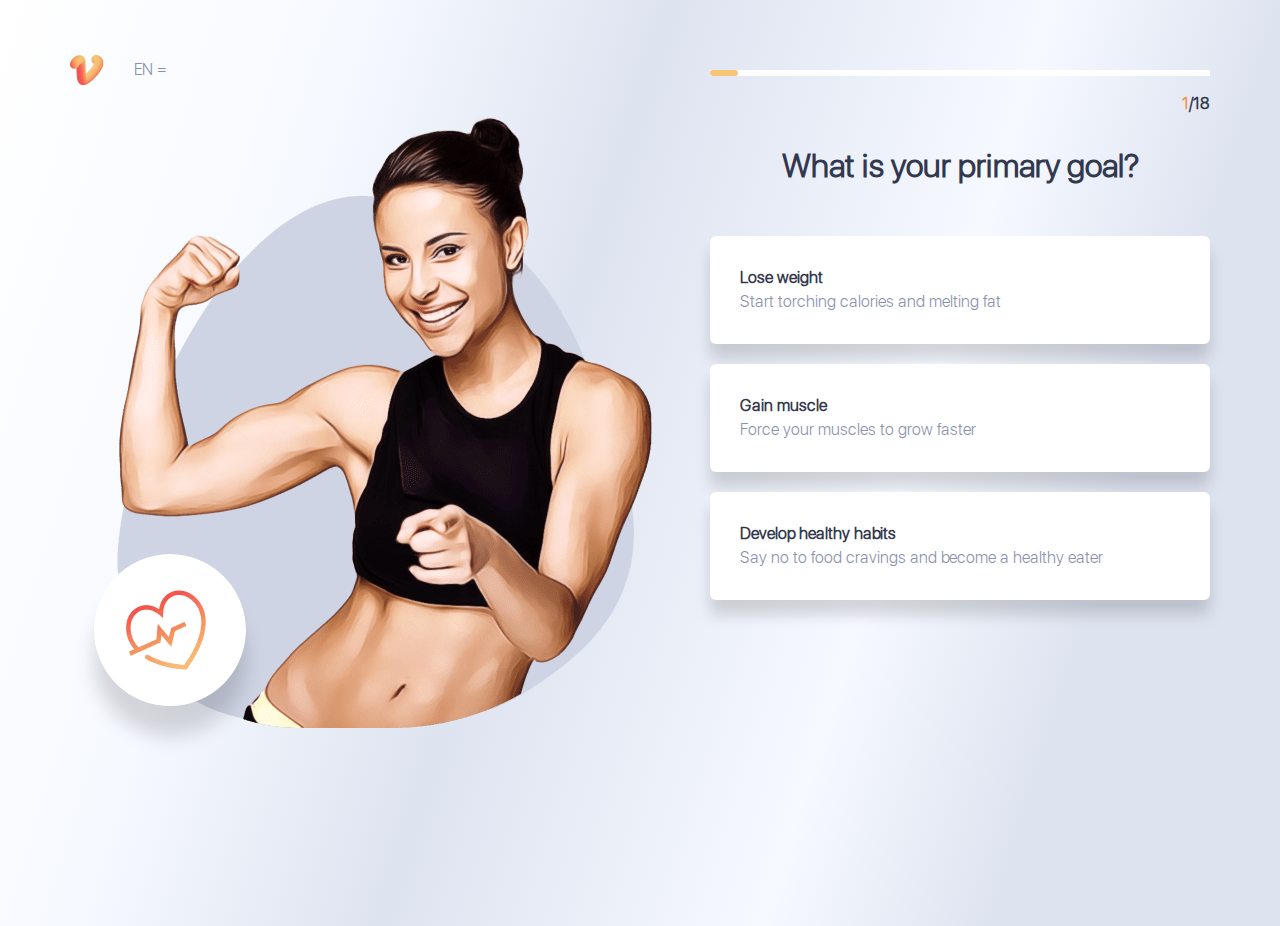
<file: index.html>
<!DOCTYPE html>
<html lang="en" data-country="US" data-currency="usd" data-gender="women">

<head>
    <meta charset="UTF-8">
    <meta http-equiv="X-UA-Compatible" content="IE=edge">
    <meta name="viewport" content="width=device-width, initial-scale=1.0">

    <title>Your Personal Spring Detox 2022</title>
    <meta name="description"
        content="Ready to stop dieting? Learn to eat mindfully. Psychology is the key to lasting change.">
    <meta property="og:title" content="Personal Weight Loss Plans" />
    <meta property="og:type" content="website" />
    <meta property="og:url" content="https://vean.io/ext/v1_vean/" />
    <meta property="og:image" content="img/title.png" />

    <script defer src="https://js.stripe.com/v3/"></script>
    <script defer src="js/main.js"></script>

    <link rel="shortcut icon" href="favicon.png" type="image/x-icon">
    <link rel="stylesheet" href="css/vendor.css">
    <link rel="stylesheet" href="css/main.css">

</head>
<!-- Google Tag Manager -->
<script>
    (function (w, d, s, l, i) {
        w[l] = w[l] || [];
        w[l].push({
            'gtm.start': new Date().getTime(),
            event: 'gtm.js'
        });
        var f = d.getElementsByTagName(s)[0],
            j = d.createElement(s),
            dl = l != 'dataLayer' ? '&l=' + l : '';
        j.async = true;
        j.src =
            'https://www.googletagmanager.com/gtm.js?id=' + i + dl;
        f.parentNode.insertBefore(j, f);
    })(window, document, 'script', 'dataLayer', 'GTM-TQF2BH7');

</script>
<!-- End Google Tag Manager -->

<body>
    <main>
        <div class="bg"></div>
        <div class="container">

            <!-- ____________________________________________________________________________ -->

            <header class="test_header">
                <div class="test_header__logo">
                    <img src="img/icons/logo.png" alt="logo">
                    <div class="test_header__change_lang">
                        <p class="test_header__lang g">
                            =
                        </p>
                        <ul class="langs">
                            <a class="lang" href="https://vean.io/ext/v1_vean/">
                                english
                            </a>
                        </ul>
                    </div>
                </div>

                <div class="test_header__progress_container _show">
                    <progress class="test_header__progress_bar" value="1" max="18"></progress>
                    <div class="test_header__interactive">
                        <div class="test_header__arrow test__buttonB _show"></div>
                        <div class="test_header__progress b">
                            <span class="_index b">1</span>/18
                        </div>
                    </div>
                </div>
            </header>

            <!-- ____________________________________________________________________________ -->

            <section class="test q1 _show">
    <div class="test__bg_cont">
        <div class="test__bg">
            <img src="img/goal.png" alt="goal" class="test__bg_main">
            <img src="img/icons/goal_icon.png" alt="goal_icon" class="test__bg_icon">
        </div>
    </div>

    <div class="test__question">
        <h3 class="test__title b">
            What is your primary goal?
        </h3>
        <ul class="test__inputs">
            <input id="radio-0" type="radio" name="goal" class="test__radio">
            <label for="radio-0" class="test__label">
                <div class="test__input-text">
                    <p class="test__input_title b">
                        Lose weight
                    </p>
                    <p class="test__input_desc g">
                        Start torching calories and melting fat
                    </p>
                </div>
                <div class="test__point"></div>
            </label>
            <input id="radio-1" type="radio" name="goal" class="test__radio">
            <label for="radio-1" class="test__label">
                <div class="test__input-text">
                    <p class="test__input_title b">
                        Gain muscle
                    </p>
                    <p class="test__input_desc g">
                        Force your muscles to grow faster
                    </p>
                </div>
                <div class="test__point"></div>
            </label>
            <input id="radio-2" type="radio" name="goal" class="test__radio">
            <label for="radio-2" class="test__label">
                <div class="test__input-text">
                    <p class="test__input_title b">
                        Develop healthy habits
                    </p>
                    <p class="test__input_desc g">
                        Say no to food cravings and become a healthy eater
                    </p>
                </div>
                <div class="test__point"></div>
            </label>
        </ul>
    </div>
</section>

<!-- ||||||||||||||||||||||||||||||||||||||||||||||||||||||||||||||||||||||||||||||||||||||||||||||||| -->

<section class="test q2">
    <div class="test__bg_cont">
        <div class="test__bg">
            <img src="img/age.png" alt="age" class="test__bg_main">
            <img src="img/icons/age_icon.png" alt="age_icon" class="test__bg_icon">
        </div>
    </div>

    <div class="test__question">
        <h3 class="test__title b">
            What is your age?
        </h3>
        <ul class="test__inputs">
            <input id="radio-3" type="radio" name="age" class="test__radio" data-age="20">
            <label for="radio-3" class="test__label" name="age" data-age="20">
                <div class="test__input-text">
                    <p class="test__input_title b">
                        20s
                    </p>
                </div>
                <div class="test__point"></div>
            </label>
            <input id="radio-4" type="radio" name="age" class="test__radio" data-age="30">
            <label for="radio-4" class="test__label" name="age" data-age="30">
                <div class="test__input-text">
                    <p class="test__input_title b">
                        30s
                    </p>
                </div>
                <div class="test__point"></div>
            </label>
            <input id="radio-5" type="radio" name="age" class="test__radio" data-age="40">
            <label for="radio-5" class="test__label" name="age" data-age="40">
                <div class="test__input-text">
                    <p class="test__input_title b">
                        40s
                    </p>
                </div>
                <div class="test__point"></div>
            </label>
            <input id="radio-6" type="radio" name="age" class="test__radio" data-age="50">
            <label for="radio-6" class="test__label" name="age" data-age="50">
                <div class="test__input-text">
                    <p class="test__input_title b">
                        50+
                    </p>
                </div>
                <div class="test__point"></div>
            </label>
        </ul>
    </div>
</section>

<!-- ||||||||||||||||||||||||||||||||||||||||||||||||||||||||||||||||||||||||||||||||||||||||||||||||| -->

<section class="test q3 no_bg grid">
    <div class="test__bg_cont">
        <div class="test__bg">
            <img src="img/body_type.png" alt="body_type" class="test__bg_main">
            <img src="img/icons/body_type_icon.png" alt="body_type_icon" class="test__bg_icon">
        </div>
    </div>

    <div class="test__question">
        <h3 class="test__title b">
            Choose your body type
        </h3>
        <p class="test__desc g">
            Select the one that is most similar to your now. There’s no good or bad body types
        </p>
        <ul class="test__inputs">
            <input id="radio-7" type="radio" name="age" class="test__radio">
            <label for="radio-7" class="test__label">
                <div class="test__input_img">
                    <img src="img/Square_shaped.png" alt="Square_shaped">
                </div>
                <div class="test__input-text">
                    <p class="test__input_title b">
                        Square-shaped
                    </p>
                    <p class="test__input_desc g">
                        naturally wide shoulders and thighs.
                        <p class="green b">Fast metabolism</p>
                    </p>
                </div>
            </label>
            <input id="radio-8" type="radio" name="age" class="test__radio">
            <label for="radio-8" class="test__label">
                <div class="test__input_img">
                    <img src="img/Apple_shaped.png" alt="Apple_shaped">
                </div>
                <div class="test__input-text">
                    <p class="test__input_title b">
                        Apple-shaped
                    </p>
                    <p class="test__input_desc g">
                        naturally wide torso and broad shoulders.
                        <p class="o b">Average metabolism</p>
                    </p>
                </div>
            </label>
            <input id="radio-9" type="radio" name="age" class="test__radio">
            <label for="radio-9" class="test__label">
                <div class="test__input_img">
                    <img src="img/Hourglass.png" alt="Hourglass">
                </div>
                <div class="test__input-text">
                    <p class="test__input_title b">
                        Hourglass
                    </p>
                    <p class="test__input_desc g">
                        wide bust and hips, a narrow waist.
                        <p class="b">Mixed metabolism</p>
                    </p>
                </div>
            </label>
            <label for="radio-9" class="test__label">
                <div class="test__input_img">
                    <img src="img/Pear.png" alt="Pear">
                </div>
                <div class="test__input-text">
                    <p class="test__input_title b">
                        Pear
                    </p>
                    <p class="test__input_desc g">
                        naturally slimmer shoulders and thicker thighs.
                        <p class="r b">Low metabolism</p>
                    </p>
                </div>
            </label>
        </ul>
    </div>
</section>

<!-- ||||||||||||||||||||||||||||||||||||||||||||||||||||||||||||||||||||||||||||||||||||||||||||||||| -->

<section class="test q4">
    <div class="test__bg_cont">
        <div class="test__bg">
            <img src="img/tall_M.png" alt="tall" class="test__bg_main_M">
            <img src="img/tall.png" alt="tall" class="test__bg_main">
            <img src="img/icons/tall_icon.png" alt="tall_icon" class="test__bg_icon">
        </div>
    </div>

    <div class="test__question">
        <h3 class="test__title b">
            How tall are you?
        </h3>
        <div class="test__unit_type">
            <input id="ft_r" type="radio" name="tall">
            <label for="ft_r">
                FT
            </label>
            <input id="cm_r" type="radio" name="tall" checked>
            <label for="cm_r">
                CM
            </label>
        </div>
        <div class="test_unit_f">
            <input id="ft" type="tel" maxlength="3" class="test__input" name="tall" required>
            <label for="ft">
                ft
            </label>
            <input id="in" type="tel" maxlength="3" class="test__input" name="tall" required>
            <label for="in">
                in
            </label>
        </div>
        <div class="test_unit_s _show">
            <input id="cm" type="tel" maxlength="3" class="test__input" name="tall" required>
            <label for="cm">
                cm
            </label>
        </div>
        <button class="test__button_next" disabled>
            <span class="b">NEXT STEP</span>
            <img src="img/icons/next.png" alt="next">
        </button>
    </div>
</section>

<!-- ||||||||||||||||||||||||||||||||||||||||||||||||||||||||||||||||||||||||||||||||||||||||||||||||| -->

<section class="test q5">
    <div class="test__bg_cont">
        <div class="test__bg">
            <img src="img/cur_weight.png" alt="cur_weight" class="test__bg_main">
            <img src="img/icons/goal_weight_icon.png" alt="goal_weight_icon" class="test__bg_icon">
        </div>
    </div>

    <div class="test__question">
        <h3 class="test__title b">
            What’s your current weight?
        </h3>
        <div class="test__unit_type">
            <input id="lbs_0" type="radio" name="curent_weight">
            <label for="lbs_0">
                LBS
            </label>
            <input id="kg_0" type="radio" name="curent_weight" checked>
            <label for="kg_0">
                KG
            </label>
        </div>
        <div class="test_unit_f">
            <input id="lbs_C" type="tel" maxlength="3" class="test__input" name="lbs" class="test__lbs">
            <label for="lbs_C">
                lbs
            </label>
        </div>
        <div class="test_unit_s _show">
            <input id="kg_C" type="tel" maxlength="3" class="test__input" name="kg" class="test__kg">
            <label for="kg_C">
                kg
            </label>
        </div>
        <button class="test__button_next" disabled>
            <span class="b">NEXT STEP</span>
            <img src="img/icons/next.png" alt="next">
        </button>
    </div>
</section>

<!-- ||||||||||||||||||||||||||||||||||||||||||||||||||||||||||||||||||||||||||||||||||||||||||||||||| -->

<section class="test q6">
    <div class="test__bg_cont">
        <div class="test__bg">
            <img src="img/goal_weight.png" alt="goal_weight" class="test__bg_main">
            <img src="img/icons/goal_weight_icon.png" alt="goal_weight_icon" class="test__bg_icon">
            <img src="img/goal_weight_graph.png" alt="goal_weight_graph" class="test__bg_graph">
        </div>
    </div>

    <div class="test__question">
        <h3 class="test__title b">
            Got it! And what’s your
            <br>
            goal weight?
        </h3>
        <div class="test__unit_type">
            <input id="lbs_1" type="radio" name="goal_weight" class="test__unit_lbs">
            <label for="lbs_1">
                LBS
            </label>
            <input id="kg_1" type="radio" name="goal_weight" class="test__unit_kg" checked>
            <label for="kg_1">
                KG
            </label>
        </div>
        <div class="test_unit_f">
            <input id="lbs_G" type="tel" maxlength="3" class="test__input" name="lbs" class="test__lbs">
            <label for="lbs_G">
                lbs
            </label>
        </div>
        <div class="test_unit_s _show">
            <input id="kg_G" type="tel" maxlength="3" class="test__input" name="kg" class="test__kg">
            <label for="kg_G">
                kg
            </label>
        </div>
        <button class="test__button_next" disabled>
            <span class="b">NEXT STEP</span>
            <img src="img/icons/next.png" alt="next">
        </button>
    </div>
</section>

<!-- ||||||||||||||||||||||||||||||||||||||||||||||||||||||||||||||||||||||||||||||||||||||||||||||||| -->

<section class="test q7">
    <div class="test__bg_cont">
        <div class="test__bg">
            <img src="img/day.png" alt="day" class="test__bg_main">
            <img src="img/icons/day_icon.png" alt="day_icon" class="test__bg_icon">
        </div>
    </div>

    <div class="test__question">
        <h3 class="test__title b">
            Please, describe your
            <br class="br_M">
            typical day
        </h3>
        <ul class="test__inputs">
            <input id="radio-10" type="radio" name="day" class="test__radio">
            <label for="radio-10" class="test__label">
                <div class="test__input-text">
                    <p class="test__input_title b">
                        At the office
                    </p>
                </div>
                <div class="test__point"></div>
            </label>
            <input id="radio-11" type="radio" name="day" class="test__radio">
            <label for="radio-11" class="test__label">
                <div class="test__input-text">
                    <p class="test__input_title b">
                        Daily long walks
                    </p>
                </div>
                <div class="test__point"></div>
            </label>
            <input id="radio-12" type="radio" name="day" class="test__radio">
            <label for="radio-12" class="test__label">
                <div class="test__input-text">
                    <p class="test__input_title b">
                        Physical work
                    </p>
                </div>
                <div class="test__point"></div>
            </label>
            <input id="radio-13" type="radio" name="day" class="test__radio">
            <label for="radio-13" class="test__label">
                <div class="test__input-text">
                    <p class="test__input_title b">
                        Mostly at home
                    </p>
                </div>
                <div class="test__point"></div>
            </label>
        </ul>
    </div>
</section>

<!-- ||||||||||||||||||||||||||||||||||||||||||||||||||||||||||||||||||||||||||||||||||||||||||||||||| -->

<section class="test q8 no_bg grid">
    <div class="test__bg_cont">
        <div class="test__bg">
            <img src="img/food.png" alt="food" class="test__bg_main">
            <img src="img/icons/food_icon.png" alt="food_icon" class="test__bg_icon">
        </div>
    </div>

    <div class="test__question">
        <div class="test__title b">
            Select habits
            <br class="br_M">
            that are true for you
        </div>
        <ul class="test__inputs">
            <input id="checkbox-0" type="checkbox" name="habits" class="test__input">
            <label for="checkbox-0">
                <div class="test__input_img">
                    <img src="img/icons/Alcohol.png" alt="Alcohol">
                    <div class="test__input-text">
                        <p class="test__input_title b">
                            Alcohol
                        </p>
                    </div>
                </div>
                <div class="test__point"></div>
            </label>
            <input id="checkbox-1" type="checkbox" name="habits" class="test__input">
            <label for="checkbox-1">
                <div class="test__input_img">
                    <img src="img/icons/Smoking.png" alt="Smoking">
                    <div class="test__input-text">
                        <p class="test__input_title b">
                            Smoking
                        </p>
                    </div>
                </div>
                <div class="test__point"></div>
            </label>
            <input id="checkbox-2" type="checkbox" name="habits" class="test__input">
            <label for="checkbox-2">
                <div class="test__input_img">
                    <img src="img/icons/Treats.png" alt="Treats">
                    <div class="test__input-text">
                        <p class="test__input_title b">
                            Sweet treats
                        </p>
                    </div>
                </div>
                <div class="test__point"></div>
            </label>
            <input id="checkbox-3" type="checkbox" name="habits" class="test__input">
            <label for="checkbox-3">
                <div class="test__input_img">
                    <img src="img/icons/Beverages.png" alt="Beverages">
                    <div class="test__input-text">
                        <p class="test__input_title b">
                            Carbonated beverages
                        </p>
                    </div>
                </div>
                <div class="test__point"></div>
            </label>
            <input id="checkbox-4" type="checkbox" name="habits" class="test__input">
            <label for="checkbox-4">
                <div class="test__input_img">
                    <img src="img/icons/Salt.png" alt="Salt">
                    <div class="test__input-text">
                        <p class="test__input_title b">
                            Salty foods
                        </p>
                    </div>
                </div>
                <div class="test__point"></div>
            </label>
            <input id="checkbox-5" type="checkbox" name="habits" class="test__input">
            <label for="checkbox-5">
                <div class="test__input_img">
                    <img src="img/icons/pizza.png" alt="pizza">
                    <div class="test__input-text">
                        <p class="test__input_title b">
                            Eating in front of the TV
                        </p>
                    </div>
                </div>
                <div class="test__point"></div>
            </label>

            <input id="checkbox-6" type="checkbox" name="habits" class="test__nothing">
            <label for="checkbox-6">
                <div class="test__input_img">
                    <img src="img/icons/Cross.png" alt="Cross">
                    <div class="test__input-text">
                        <p class="test__input_title b">
                            None of the above
                        </p>
                    </div>
                </div>
                <div class="test__point"></div>
            </label>
        </ul>
        <button class="test__button_next" disabled>
            <span class="b">NEXT STEP</span>
            <img src="img/icons/next.png" alt="next">
        </button>
    </div>
</section>

<!-- ||||||||||||||||||||||||||||||||||||||||||||||||||||||||||||||||||||||||||||||||||||||||||||||||| -->

<section class="test q9">
    <div class="test__bg_cont">
        <div class="test__bg">
            <img src="img/activity.png" alt="activity" class="test__bg_main">
            <img src="img/icons/activity_icon.png" alt="activity_icon" class="test__bg_icon">
        </div>
    </div>

    <div class="test__question">
        <h3 class="test__title b">
            Your physical activity
        </h3>
        <ul class="test__inputs">
            <input id="radio-14" type="radio" name="activity" class="test__radio">
            <label for="radio-14" class="test__label">
                <div class="test__input-text">
                    <p class="test__input_title b">
                        Almost none
                    </p>
                </div>
                <div class="test__point"></div>
            </label>
            <input id="radio-15" type="radio" name="activity" class="test__radio">
            <label for="radio-15" class="test__label">
                <div class="test__input-text">
                    <p class="test__input_title b">
                        Only walks
                    </p>
                </div>
                <div class="test__point"></div>
            </label>
            <input id="radio-16" type="radio" name="activity" class="test__radio">
            <label for="radio-16" class="test__label">
                <div class="test__input-text">
                    <p class="test__input_title b">
                        Fitness 1-2 times a week
                    </p>
                </div>
                <div class="test__point"></div>
            </label>
            <input id="radio-17" type="radio" name="activity" class="test__radio">
            <label for="radio-17" class="test__label">
                <div class="test__input-text">
                    <p class="test__input_title b">
                        Fitness 3-5 times a week
                    </p>
                </div>
                <div class="test__point"></div>
            </label>
            <input id="radio-18" type="radio" name="activity" class="test__radio">
            <label for="radio-18" class="test__label">
                <div class="test__input-text">
                    <p class="test__input_title b">
                        Fitness 5-7 times a week
                    </p>
                </div>
                <div class="test__point"></div>
            </label>
        </ul>
    </div>
</section>

<!-- ||||||||||||||||||||||||||||||||||||||||||||||||||||||||||||||||||||||||||||||||||||||||||||||||| -->

<section class="test q10 no_bg icons">
    <div class="test__bg_cont">
        <div class="test__bg">
            <img src="img/lunges.png" alt="lunges" class="test__bg_main">
            <img src="img/icons/lunges_icon.png" alt="lunges_icon" class="test__bg_icon">
        </div>
    </div>

    <div class="test__question">
        <h3 class="test__title b">
            How many lunges could you do?
        </h3>
        <ul class="test__inputs">
            <input id="radio-19" type="radio" name="lunges" class="test__radio">
            <label for="radio-19" class="test__label">
                <div class="test__input_img">
                    <img src="img/icons/1-10.png" alt="1-10">
                    <div class="test__input-text">
                        <p class="test__input_title b">
                            1-10
                        </p>
                    </div>
                </div>
                <div class="test__point"></div>
            </label>
            <input id="radio-20" type="radio" name="lunges" class="test__radio">
            <label for="radio-20" class="test__label">
                <div class="test__input_img">
                    <img src="img/icons/10-20.png" alt="10-20">
                    <div class="test__input-text">
                        <p class="test__input_title b">
                            10-20
                        </p>
                    </div>
                </div>
                <div class="test__point"></div>
            </label>
            <input id="radio-21" type="radio" name="lunges" class="test__radio">
            <label for="radio-21" class="test__label">
                <div class="test__input_img">
                    <img src="img/icons/20-40.png" alt="20-40">
                    <div class="test__input-text">
                        <p class="test__input_title b">
                            20-40
                        </p>
                    </div>
                </div>
                <div class="test__point"></div>
            </label>
            <input id="radio-22" type="radio" name="lunges" class="test__radio">
            <label for="radio-22" class="test__label">
                <div class="test__input_img">
                    <img src="img/icons/40.png" alt="40">
                    <div class="test__input-text">
                        <p class="test__input_title b">
                            More than 40
                        </p>
                    </div>
                </div>
                <div class="test__point"></div>
            </label>
        </ul>
    </div>
</section>

<!-- ||||||||||||||||||||||||||||||||||||||||||||||||||||||||||||||||||||||||||||||||||||||||||||||||| -->

<section class="test q11">
    <div class="test__bg_cont">
        <div class="test__bg">
            <img src="img/exercise.png" alt="exercise" class="test__bg_main">
            <img src="img/icons/exercise_icon.png" alt="exercise_icon" class="test__bg_icon">
        </div>
    </div>

    <div class="test__question">
        <h3 class="test__title b">
            Which exercise is your
            <br>
            least favorite?
        </h3>
        <ul class="test__inputs">
            <input id="radio-23" type="radio" name="exercise" class="test__radio">
            <label for="radio-23" class="test__label">
                <div class="test__input-text">
                    <p class="test__input_title b">
                        Dumbbell exercises
                    </p>
                </div>
                <div class="test__point"></div>
            </label>
            <input id="radio-24" type="radio" name="exercise" class="test__radio">
            <label for="radio-24" class="test__label">
                <div class="test__input-text">
                    <p class="test__input_title b">
                        Lunges
                    </p>
                </div>
                <div class="test__point"></div>
            </label>
            <input id="radio-25" type="radio" name="exercise" class="test__radio">
            <label for="radio-25" class="test__label">
                <div class="test__input-text">
                    <p class="test__input_title b">
                        Boxing
                    </p>
                </div>
                <div class="test__point"></div>
            </label>
        </ul>
    </div>
</section>

<!-- ||||||||||||||||||||||||||||||||||||||||||||||||||||||||||||||||||||||||||||||||||||||||||||||||| -->

<section class="test q12">
    <div class="test__bg_cont">
        <div class="test__bg">
            <img src="img/time.png" alt="time" class="test__bg_main">
            <img src="img/icons/time_icon.png" alt="time_icon" class="test__bg_icon">
        </div>
    </div>

    <div class="test__question">
        <h3 class="test__title b">
            How much time do you
            <br>
            want to work out?
        </h3>
        <ul class="test__inputs">
            <input id="radio-26" type="radio" name="time" class="test__radio">
            <label for="radio-26" class="test__label">
                <div class="test__input-text">
                    <p class="test__input_title b">
                        10-15 min
                    </p>
                </div>
                <div class="test__point"></div>
            </label>
            <input id="radio-27" type="radio" name="time" class="test__radio">
            <label for="radio-27" class="test__label">
                <div class="test__input-text">
                    <p class="test__input_title b">
                        15-25 min
                    </p>
                </div>
                <div class="test__point"></div>
            </label>
            <input id="radio-28" type="radio" name="time" class="test__radio">
            <label for="radio-28" class="test__label">
                <div class="test__input-text">
                    <p class="test__input_title b">
                        25+ min
                    </p>
                </div>
                <div class="test__point"></div>
            </label>
            <input id="radio-29" type="radio" name="time" class="test__radio">
            <label for="radio-29" class="test__label">
                <div class="test__input-text">
                    <p class="test__input_title b">
                        I don’t know
                    </p>
                </div>
                <div class="test__point"></div>
            </label>
        </ul>
    </div>
</section>

<!-- ||||||||||||||||||||||||||||||||||||||||||||||||||||||||||||||||||||||||||||||||||||||||||||||||| -->

<section class="test q13">
    <div class="test__bg_cont">
        <div class="test__bg">
            <img src="img/times.png" alt="times" class="test__bg_main">
            <img src="img/icons/times_icon.png" alt="times_icon" class="test__bg_icon">
        </div>
    </div>

    <div class="test__question">
        <h3 class="test__title b">
            How many times per week would you like to train?
        </h3>
        <ul class="test__inputs">
            <input id="radio-30" type="radio" name="times" class="test__radio">
            <label for="radio-30" class="test__label">
                <div class="test__input-text">
                    <p class="test__input_title b">
                        1-2 times
                    </p>
                </div>
                <div class="test__point"></div>
            </label>
            <input id="radio-31" type="radio" name="times" class="test__radio">
            <label for="radio-31" class="test__label">
                <div class="test__input-text">
                    <p class="test__input_title b">
                        3-4 times
                    </p>
                </div>
                <div class="test__point"></div>
            </label>
            <input id="radio-32" type="radio" name="times" class="test__radio">
            <label for="radio-32" class="test__label">
                <div class="test__input-text">
                    <p class="test__input_title b">
                        5+ times
                    </p>
                </div>
                <div class="test__point"></div>
            </label>
        </ul>
    </div>
</section>

<!-- ||||||||||||||||||||||||||||||||||||||||||||||||||||||||||||||||||||||||||||||||||||||||||||||||| -->

<section class="test q14">
    <div class="test__bg_cont">
        <div class="test__bg">
            <img src="img/energy.png" alt="energy" class="test__bg_main">
            <img src="img/icons/energy_icon.png" alt="energy_icon" class="test__bg_icon">
        </div>
    </div>

    <div class="test__question">
        <h3 class="test__title b">
            How is your energy
            <br>
            during the day?
        </h3>
        <ul class="test__inputs">
            <input id="radio-33" type="radio" name="energy" class="test__radio">
            <label for="radio-33" class="test__label">
                <div class="test__input-text">
                    <p class="test__input_title b">
                        I can maintain a good level all day long
                    </p>
                </div>
                <div class="test__point"></div>
            </label>
            <input id="radio-34" type="radio" name="energy" class="test__radio">
            <label for="radio-34" class="test__label">
                <div class="test__input-text">
                    <p class="test__input_title b">
                        I feel exhausted before lunch
                    </p>
                </div>
                <div class="test__point"></div>
            </label>
            <input id="radio-35" type="radio" name="energy" class="test__radio">
            <label for="radio-35" class="test__label">
                <div class="test__input-text">
                    <p class="test__input_title b">
                        I feel sluggish after a meal
                    </p>
                </div>
                <div class="test__point"></div>
            </label>
        </ul>
    </div>
</section>

<!-- ||||||||||||||||||||||||||||||||||||||||||||||||||||||||||||||||||||||||||||||||||||||||||||||||| -->

<section class="test q15">
    <div class="test__bg_cont">
        <div class="test__bg">
            <img src="img/place.png" alt="place" class="test__bg_main">
            <img src="img/icons/place_icon.png" alt="place_icon" class="test__bg_icon">
        </div>
    </div>

    <div class="test__question">
        <h3 class="test__title b">
            Select preferred place
            <br class="br_M">
            to work out
        </h3>
        <ul class="test__inputs">
            <input id="radio-36" type="radio" name="place" class="test__radio">
            <label for="radio-36" class="test__label">
                <div class="test__input-text">
                    <p class="test__input_title b">
                        Gym
                    </p>
                </div>
                <div class="test__point"></div>
            </label>
            <input id="radio-37" type="radio" name="place" class="test__radio">
            <label for="radio-37" class="test__label">
                <div class="test__input-text">
                    <p class="test__input_title b">
                        Home
                    </p>
                </div>
                <div class="test__point"></div>
            </label>
        </ul>
    </div>
</section>

<!-- ||||||||||||||||||||||||||||||||||||||||||||||||||||||||||||||||||||||||||||||||||||||||||||||||| -->

<section class="test q16">
    <div class="test__bg_cont">
        <div class="test__bg">
            <img src="img/sleep.png" alt="sleep" class="test__bg_main">
            <img src="img/icons/sleep_icon.png" alt="sleep_icon" class="test__bg_icon">
        </div>
    </div>

    <div class="test__question">
        <h3 class="test__title b">
            How much do you
            <br class="br_M">
            normally sleep?
        </h3>
        <ul class="test__inputs">
            <input id="radio-38" type="radio" name="sleep" class="test__radio">
            <label for="radio-38" class="test__label">
                <div class="test__input-text">
                    <p class="test__input_title b">
                        Less than 5 hours
                    </p>
                </div>
                <div class="test__point"></div>
            </label>
            <input id="radio-39" type="radio" name="sleep" class="test__radio">
            <label for="radio-39" class="test__label">
                <div class="test__input-text">
                    <p class="test__input_title b">
                        5-6 hours
                    </p>
                </div>
                <div class="test__point"></div>
            </label>
            <input id="radio-40" type="radio" name="sleep" class="test__radio">
            <label for="radio-40" class="test__label">
                <div class="test__input-text">
                    <p class="test__input_title b">
                        7-8 hours
                    </p>
                </div>
                <div class="test__point"></div>
            </label>
            <input id="radio-41" type="radio" name="sleep" class="test__radio">
            <label for="radio-41" class="test__label">
                <div class="test__input-text">
                    <p class="test__input_title b">
                        More than 8 hours
                    </p>
                </div>
                <div class="test__point"></div>
            </label>
        </ul>
    </div>
</section>

<!-- ||||||||||||||||||||||||||||||||||||||||||||||||||||||||||||||||||||||||||||||||||||||||||||||||| -->

<section class="test q17 no_bg icons">
    <div class="test__bg_cont">
        <div class="test__bg">
            <img src="img/water.png" alt="water" class="test__bg_main">
            <img src="img/icons/water_icon.png" alt="water_icon" class="test__bg_icon">
        </div>
    </div>

    <div class="test__question">
        <h3 class="test__title b">
            How much water
            <br>
            do you drink daily?
        </h3>
        <ul class="test__inputs">
            <input id="radio-42" type="radio" name="water" class="test__radio">
            <label for="radio-42" class="test__label">
                <div class="test__input_img">
                    <img src="img/icons/Coffee.png" alt="Coffee">
                    <div class="test__input-text">
                        <p class="test__input_title b">
                            Only coffee or tea
                        </p>
                    </div>
                </div>
                <div class="test__point"></div>
            </label>
            <input id="radio-43" type="radio" name="water" class="test__radio">
            <label for="radio-43" class="test__label">
                <div class="test__input_img">
                    <img src="img/icons/Drop.png" alt="Drop">
                    <div class="test__input-text">
                        <p class="test__input_title b">
                            Less than 2 glasses (16 oz)
                        </p>
                    </div>
                </div>
                <div class="test__point"></div>
            </label>
            <input id="radio-44" type="radio" name="water" class="test__radio">
            <label for="radio-44" class="test__label">
                <div class="test__input_img">
                    <img src="img/icons/Drops.png" alt="Drops">
                    <div class="test__input-text">
                        <p class="test__input_title b">
                            2-6 glasses (16-48 oz)
                        </p>
                    </div>
                </div>
                <div class="test__point"></div>
            </label>
            <input id="radio-45" type="radio" name="water" class="test__radio">
            <label for="radio-45" class="test__label">
                <div class="test__input_img">
                    <img src="img/icons/Ocean.png" alt="Ocean">
                    <div class="test__input-text">
                        <p class="test__input_title b">
                            More than 6 glasses
                        </p>
                    </div>
                </div>
                <div class="test__point"></div>
            </label>
        </ul>
    </div>
</section>

<!-- ||||||||||||||||||||||||||||||||||||||||||||||||||||||||||||||||||||||||||||||||||||||||||||||||| -->

<section class="test q18 no_bg grid icons">
    <div class="test__bg_cont">
        <div class="test__bg">
            <img src="img/diet.png" alt="diet" class="test__bg_main">
            <img src="img/icons/diet_icon.png" alt="diet_icon" class="test__bg_icon">
        </div>
    </div>

    <div class="test__question">
        <h3 class="test__title b">
            Choose your diet type
        </h3>
        <ul class="test__inputs">
            <input id="radio-46" type="radio" name="diet" class="test__radio">
            <label for="radio-46" class="test__label">
                <div class="test__input_img">
                    <img src="img/icons/Traditional.png" alt="Traditional">
                    <div class="test__input-text">
                        <p class="test__input_title b">
                            Traditional
                        </p>
                        <p class="test__input_desc g">
                            I enjoy everything
                        </p>
                    </div>
                </div>
                <div class="test__point"></div>
            </label>
            <input id="radio-47" type="radio" name="diet" class="test__radio">
            <label for="radio-47" class="test__label">
                <div class="test__input_img">
                    <img src="img/icons/Vegetarian.png" alt="Vegetarian">
                    <div class="test__input-text">
                        <p class="test__input_title b">
                            Mediterranean diet
                        </p>
                        <p class="test__input_desc g">
                            High on veggies, nuts, low on meat
                        </p>
                    </div>
                </div>
                <div class="test__point"></div>
            </label>
            <input id="radio-48" type="radio" name="diet" class="test__radio">
            <label for="radio-48" class="test__label">
                <div class="test__input_img">
                    <img src="img/icons/Vegetarian2.png" alt="Vegetarian2">
                    <div class="test__input-text">
                        <p class="test__input_title b">
                            Vegetarian (Plant Diet)
                        </p>
                        <p class="test__input_desc g">
                            I do not eat animal products
                        </p>
                    </div>
                </div>
                <div class="test__point"></div>
            </label>
            <input id="radio-49" type="radio" name="diet" class="test__radio">
            <label for="radio-49" class="test__label">
                <div class="test__input_img">
                    <img src="img/icons/Vegan.png" alt="Vegan">
                    <div class="test__input-text">
                        <p class="test__input_title b">
                            Vegetarian
                        </p>
                        <p class="test__input_desc g">
                            I avoid meat and fish
                        </p>
                    </div>
                </div>
                <div class="test__point"></div>
            </label>
            <input id="radio-50" type="radio" name="diet" class="test__radio">
            <label for="radio-50" class="test__label">
                <div class="test__input_img">
                    <img src="img/icons/Keto.png" alt="Keto">
                    <div class="test__input-text">
                        <p class="test__input_title b">
                            Keto
                        </p>
                        <p class="test__input_desc g">
                            I like low-carb meals for fast metabolism
                        </p>
                    </div>
                </div>
                <div class="test__point"></div>
            </label>
            <input id="radio-51" type="radio" name="diet" class="test__radio">
            <label for="radio-51" class="test__label">
                <div class="test__input_img">
                    <img src="img/icons/Pescatarian.png" alt="Pescatarian">
                    <div class="test__input-text">
                        <p class="test__input_title b">
                            Keto Vegan
                        </p>
                        <p class="test__input_desc g">
                            I like low-carb meals and avoid animal products
                        </p>
                    </div>
                </div>
                <div class="test__point"></div>
            </label>
            <input id="radio-52" type="radio" name="diet" class="test__radio">
            <label for="radio-52" class="test__label">
                <div class="test__input_img">
                    <img src="img/icons/Lactose_Free.png" alt="Lactose_Free">
                    <div class="test__input-text">
                        <p class="test__input_title b">
                            Lactose Free
                        </p>
                        <p class="test__input_desc g">
                            I do not take milk products
                        </p>
                    </div>
                </div>
                <div class="test__point"></div>
            </label>
            <input id="radio-53" type="radio" name="diet" class="test__radio">
            <label for="radio-53" class="test__label">
                <div class="test__input_img">
                    <img src="img/icons/Gluten_Free.png" alt="Gluten_Free">
                    <div class="test__input-text">
                        <p class="test__input_title b">
                            Pescatarian
                        </p>
                        <p class="test__input_desc g">
                            I avoid meat but enjoy fish
                        </p>
                    </div>
                </div>
                <div class="test__point"></div>
            </label>
            <input id="radio-54" type="radio" name="diet" class="test__radio">
            <label for="radio-54" class="test__label">
                <div class="test__input_img">
                    <img src="img/icons/Paleo.png" alt="Paleo">
                    <div class="test__input-text">
                        <p class="test__input_title b">
                            Paleo
                        </p>
                        <p class="test__input_desc g">
                            Little processed foods, extra veggies and fruit
                        </p>
                    </div>
                </div>
                <div class="test__point"></div>
            </label>
            <input id="radio-55" type="radio" name="diet" class="test__radio">
            <label for="radio-55" class="test__label">
                <div class="test__input_img">
                    <img src="img/icons/Mediterranean.png" alt="Mediterranean">
                    <div class="test__input-text">
                        <p class="test__input_title b">
                            Gluten Free
                        </p>
                        <p class="test__input_desc g">
                            No wheat for me, please!
                        </p>
                    </div>
                </div>
                <div class="test__point"></div>
            </label>
        </ul>
    </div>
</section>

            <!-- ____________________________________________________________________________ -->

            <article class="loader">
    <div class="loader__wrapper">
        <div id="loader" class="myBar label-center" style="width: 100%; height: 100%;"></div>
    </div>
    <div class="loader__titles">
        <h2 class="loader__title" data-pos="0">
            Processing your responses
        </h2>
        <h2 class="loader__title" data-pos="1">
            Analyzing your dietary profile
        </h2>
        <h2 class="loader__title" data-pos="2">
            Estimating your metabolic age
        </h2>
        <h2 class="loader__title" data-pos="3">
            Adapting plan to your lifestyle
        </h2>
        <h2 class="loader__title" data-pos="4">
            Selecting suitable recipes
        </h2>
        <h2 class="loader__title" data-pos="5">
            Your custom meal and workout plan is ready!
        </h2>
    </div>
</article>

            <!-- ____________________________________________________________________________ -->

            <section class="contacts">
    <div class="contacts__bg"></div>
    <div class="contacts__content">
        <img src="img/Firecracker.png" alt="Firecracker" class="contacts__firecracker">
        <h3 class="contacts__title b _show">
            Enter your email to get your
            <br>
            <span class="r b">Fitness Plan</span> with Vean
        </h3>
        <h3 class="contacts__title_M b">
            Enter your email to learn how to <span class="r b">lose weight</span> with Vean
        </h3>
        <div class="contacts__respect">
            <img src="img/icons/Lock.png" alt="Lock">
            <p class="contacts__desc g">
                We respect your privacy and are committed to protecting your personal data. We’ll email you a copy of your results for convenient access.
            </p>
        </div>
        <input type="email" placeholder="Enter e-mail" class="contacts__email test__input" name="email" id="email">
        <div class="test__uncorrect r b">
            Enter correct email, pls
        </div>
        <button class="test__button_next" disabled>
            <span  class="b">NEXT STEP</span>
            <img src="img/icons/next.png" alt="next">
        </button>
    </div>
</section>

            <!-- ____________________________________________________________________________ -->

            <section class="plan">
    <div class="plan__first">
        <h2 class="plan__title _show b">
            Get your <span class="r b">Personal</span>
            <br>
            Weight Loss Plan
        </h2>
        <h2 class="plan__title_M b">
            Your <span class="r b">Personal</span>
            <br>
            Weight Loss Plan
        </h2>
        <button class="test__button_next">
            <span  class="b">GET MY PLAN</span>
            <img src="img/icons/next.png" alt="next">
        </button>
        <img src="img/plan.png" alt="plan" class="plan__plan">
    </div>

    <div class="plan__light_container">
        <div class="plan__second">
            <p class="plan__second_title b">
                Based on your answers, you will be…
            </p>
            <div class="plan__weight">
                <span class="plan__goal_weight b" data-goal_weight="-2"></span>
                <span class="plan__goal_weight b" data-goal_weight="-1"></span>
                <span class="plan__goal_weight b" data-goal_weight="0"></span>
                <span class="plan__goal_weight b" data-goal_weight="1"></span>
                <span class="plan__goal_weight b" data-goal_weight="2"></span>
            </div>
            <p class="plan__unit_type b"></p>
            <p class="plan__goal_date b">by </p>

            <div class="plan__graph_up">
                <img src="img/plan__graph_up.png" alt="plan__graph_up" class="plan__graph">
                <div class="plan__start_point">
                    <p class="plan__start_weight b"></p>
                    <p class="plan__start_weight_type b"></p>
                </div>
                <div class="plan__goal_point">
                    Goal
                    <br>
                    Weight
                </div>
                <div class="plan__graph_dates">
                    <div class="plan__graph_date_1"></div>
                    <div class="plan__graph_date_2"></div>
                    <div class="plan__graph_date_3"></div>
                </div>
            </div>

            <div class="plan__graph_doun">
                <img src="img/plan__graph_doun.png" alt="plan__graph_doun" class="plan__graph">
                <div class="plan__start_point">
                    <p class="plan__start_weight b"></p>
                    <p class="plan__start_weight_type b"></p>
                </div>
                <div class="plan__goal_point b">
                    Goal
                    <br>
                    Weight
                </div>
                <div class="plan__graph_dates">
                    <div class="plan__graph_date_1 b"></div>
                    <div class="plan__graph_date_2 b"></div>
                    <div class="plan__graph_date_3 b">by </div>
                </div>
            </div>
        </div>
    </div>

    <div class="plan__third">
        <div class="plan__results">
            <p class="plan__results_title b">
                <span class="r b">Long-Lasting Results</span>
                <br>
                With a Personal Plan
            </p>
            <div class="plan__similar">
                <div class="staticBar" style="width: 72px; height: 72px;"></div>
                <div class="plan__simuler_desc">
                    <p class="ww">
                        of people with similar profiles
                    </p>
                    <p class="ww b">
                        lost weight using Vean plans
                    </p>
                </div>
            </div>
        </div>
        <p class="plan__summary_title b">
            Personal Summary
        </p>
        <div class="plan__summary">
            <div class="plan__recommendation recommendation">
                <div class="recommendation__top">
                    <span class="recommendation__title b">
                        BMI
                    </span>
                    <span class="recommendation__conclusion healthy b o">Healthy</span>
                </div>
                <div class="recommendation__desc g">
                    Your BMI
                </div>
                <div class="recommendation__BMI_range">
                    <div class="recommendation__BMI_input" data-BMI="0"></div>
                </div>
                <div class="recommendation__minmax">
                    <span class="recommendation__min b g">
                        10
                    </span>
                    <span class="recommendation__max b g">
                        60
                    </span>
                </div>
            </div>
            <div class="plan__recommendation recommendation">
                <div class="recommendation__top">
                    <span class="recommendation__title b">
                        Water
                    </span>
                    <span class="recommendation__conclusion water b o">Intake </span>
                </div>
                <div class="recommendation__desc g">
                    Recommended Water
                </div>
                <div class="recommendation__glasses">
                    <div class="recommendation__glass"></div>
                    <div class="recommendation__glass"></div>
                    <div class="recommendation__glass"></div>
                    <div class="recommendation__glass"></div>
                    <div class="recommendation__glass"></div>
                    <div class="recommendation__glass"></div>
                    <div class="recommendation__glass"></div>
                    <div class="recommendation__glass"></div>
                    <div class="recommendation__glass"></div>
                    <div class="recommendation__glass"></div>
                </div>
            </div>
            <div class="plan__recommendation recommendation">
                <div class="recommendation__top">
                    <span class="recommendation__title b">
                        Calories
                    </span>
                    <span class="recommendation__conclusion cal b o"> Cal</span>
                </div>
                <div class="recommendation__desc g">
                    Recommended Daily
                </div>
                <div class="recommendation__calories_range">
                    <div class="recommendation__calories_input" data-calories=" Cal"></div>
                </div>
                <div class="recommendation__minmax">
                    <span class="recommendation__min b g">
                        1000 Cal
                    </span>
                    <span class="recommendation__max b g">
                        5000 Cal
                    </span>
                </div>
            </div>
            <div class="plan__recommendation recommendation excited">
                <div class="recommendation__container">
                    <p class="recommendation__title b">
                        Get excited!
                    </p>
                    <p class="recommendation__desc g">
                        Here’s how we predict your body will change.
                    </p>
                </div>
                <div>
                    <hr class="recommendation__gray_line">
                    <div class="recommendation__b_a">
                        <img src="img/plan__before.png" alt="plan__before" class="plan__before">
                        <img src="img/plan__after.png" alt="plan__after" class="plan__after">
                    </div>
                </div>
            </div>
        </div>
    </div>
    <button class="test__button_next">
        <span  class="b">CONTINUE</span>
        <img src="img/icons/next.png" alt="next">
    </button>
</section>

            <!-- ____________________________________________________________________________ -->

            <section class="checkout">
    <div class="checkout__header">
        <div class="checkout__sale sale" id="go_to_pay">
            <div class="sale__title b">
                Your plan is reserved
            </div>
            <div class="sale__time time">
                <div class="time__minutes minutes">
                    <div class="minutes__value b r"></div>
                    <div class="minutes__text g">
                        minutes
                    </div>
                </div>
                <div class="time__points b">
                   :
                </div>
                <div class="time__seconds seconds">
                    <div class="seconds__value b r"></div>
                    <div class="seconds__text g">
                        seconds
                    </div>
                </div>
            </div>
            <button class="chekout__button_next scroll">
                <span class="b">GET MY PLAN</span>
                <img src="img/icons/next.png" alt="next">
            </button>
        </div>
    </div>

    <div class="checkout__first">
        <h2 class="checkout__title b">
            Start <span class="r b">losing</span>
            <br>
            <span class="r b">weight</span> right now
        </h2>
        <button class="chekout__button_next scroll">
            <span class="b">GET MY PLAN</span>
            <img src="img/icons/next.png" alt="next">
        </button>
        <div class="checkout__featured">
            <p class="checkout__featured_desc g">
                As featured in:
            </p>
            <img src="img/featured.png" alt="featured" class="checkout__featured_img">
        </div>
        <div class="checkout__main-bg">
            <img src="img/checkout.png" alt="checkout" class="checkout__checkout _show">
            <img src="img/checkout_M.png" alt="checkout_M" class="checkout_M__checkout">
            <div class="checkout__join_block">
                <ul class="checkout__stars">
                    <div class="checkout__star"></div>
                    <div class="checkout__star"></div>
                    <div class="checkout__star"></div>
                    <div class="checkout__star"></div>
                    <div class="checkout__star"></div>
                </ul>
                <p class="checkout__join_desc">
                    Join over <span class="r b">10,000,000</span> members of
                    <br class="br_M">
                    Vean family
                </p>
            </div>
        </div>
    </div>

    <div class="checkout__bg_container">
        <div class="checkout__second">
            <p class="checkout__second_title b">
                WHAT YOU GET
            </p>
            <div class="checkout__second_content">
                <ul class="checkout__gets">
                    <div class="checkout__get">
                        <img src="img/icons/weist.png" alt="weist">
                        <p>
                            <span class="b">
                                <span class="b r">Weight Loss Plans:</span> adapted for your body
                            </span>
                            Our weight loss plans are created with experts of high qualification. You may not find
                            workouts that don’t match your physical condition or may be harmful to you
                        </p>
                    </div>
                    <div class="checkout__get">
                        <img src="img/icons/meal.png" alt="weist">
                        <p>
                            <span class="b">
                                <span class="b r">Smart Meal Plans:</span> new and healthy habits with food
                                you will love!
                            </span>
                            There is no good or bad foods. Everything is about portion and mindfulness. Our meal plans
                            are not connected with stress. Throughout the program you will have proper nutrition that
                            meets your needs
                        </p>
                    </div>
                    <div class="checkout__get">
                        <img src="img/icons/support.png" alt="weist">
                        <p>
                            <span class="b">
                                <span class="b r">Daily Support:</span> care and support at every
                                step
                            </span>
                            We know how it may be hard to achieve your goal and therefore our support team is always in
                            touch. Please, do not hesitate to ask any questions
                        </p>
                    </div>
                </ul>
                <img src="img/checkout__get.png" alt="checkout__get" class="checkout__get_img">
            </div>
        </div>
    </div>

    <div class="checkout__third">
        <p class="checkout__third_title b">
            CHOOSE YOUR PLAN
        </p>
        <div class="checkout__pay">
            <input id="7_DAY_TRIAL" type="radio" name="tarif" class="checkout__radio" data-price="0.99" checked>
            <label for="7_DAY_TRIAL" class="checkout__tarif tarif" name="tarif" data-tarif-id="trial.7.days.vean.usd">

                <div class="tarif__input-text">
                    <div class="tarif__point">
                        <div class="tarif__point_active"></div>
                    </div>
                    <p class="tarif__input_title b">
                        7 — DAY TRIAL
                    </p>
                </div>

                <div class="tarif__price_container">
                    <div class="tarif__triangle"></div>
                    <div class="tarif__price_block">
                        <span class="trial__currenncy b"></span>
                        <span class="b">0</span>
                        <span class="tarif__additional">
                            <span class="tarif__fraction b">.99</span>
                            <span class="tarif__duration">/ 7 days</span>
                        </span>

                        <span class="tarif__old_price b g"></span>
                    </div>
                </div>
            </label>

            <!-- <input id="2_MONTHS_PLAN" type="radio" name="tarif" class="checkout__radio " data-price="89.99">
            <label for="2_MONTHS_PLAN" class="checkout__tarif tarif popular" name="tarif">
                <div class="tarif__popular b">
                    MOST POPULAR
                </div>

                <div class="tarif__input-text">
                    <div class="tarif__point">
                        <div class="tarif__point_active"></div>
                    </div>
                    <p class="tarif__input_title b">
                        2-MONTHS PLAN
                    </p>
                </div>

                <div class="tarif__price_container">
                    <div class="tarif__triangle"></div>
                    <div class="tarif__price_block">
                        <span class="trial__currenncy b">$</span>
                        <span class="b">89</span>
                        <span class="tarif__additional">
                            <span class="tarif__fraction">.99</span>
                            <span class="tarif__duration">/ 2 months</span>
                        </span>
                    </div>
                </div>
            </label> -->

            <!-- <input id="1_MONTH_PLAN" type="radio" name="tarif" class="checkout__radio" data-price="29.99">
            <label for="1_MONTH_PLAN" class="checkout__tarif tarif" name="tarif">

                <div class="tarif__input-text">
                    <div class="tarif__point">
                        <div class="tarif__point_active"></div>
                    </div>
                    <p class="tarif__input_title b">
                        1-MONTH PLAN
                    </p>
                </div>

                <div class="tarif__price_container">
                    <div class="tarif__triangle"></div>
                    <div class="tarif__price_block">
                        <span class="trial__currenncy b">$</span>
                        <span class="b">29</span>
                        <span class="tarif__additional">
                            <span class="tarif__fraction">.99</span>
                            <span class="tarif__duration">/ month</span>
                        </span>
                    </div>
                </div>
            </label> -->

            <button class="chekout__button_next js-open-modal target" data-modal="1">
                <span class="b">GET MY PLAN</span>
                <img src="img/icons/next.png" alt="next">
            </button>
            <p class="checkout__desc g">
                You can unsubscribe at any time
            </p>
            <div class="checkout__guarante">
                <p class="checkout__guarante_title b">
                    Guaranteed Safe Checkout
                </p>
                <img src="img/guarante.png" alt="guarante" class="checkout__guarante_img">
            </div>
        </div>
    </div>

    <div class="checkout__bg_container_second">
        <div class="checkout__fourth">
            <p class="checkout__fourth_title b">
                People just like you achieved great results using our <span class="b r">Weight Loss Plans</span>
            </p>
            <p class="checkout__fourth_desc">
                We are proud of these results and can’t wait to see yours!
            </p>

            <div class="swiper swiper_1">
                <div class="swiper-wrapper">
                    <div class="swiper-slide">
                        <div class="swiper__weight">
                            <p class="swiper__value b">-10</p>
                            <p class="swiper__unit b">lbs</p>
                        </div>
                        <div class="swiper__ba">
                            <div class="swiper__before">
                                <img src="img/b1.png" alt="before" class="swiper__before_img">
                                <p class="swiper__before_desc">
                                    before
                                </p>
                            </div>
                            <div class="swiper__after">
                                <img src="img/a1.png" alt="after" class="swiper__after_img">
                                <p class="swiper__after_desc">
                                    after
                                </p>
                            </div>
                        </div>

                        <p class="swiper__name b">
                            Steve
                        </p>

                        <p class="swiper__letter">
                            I’m just a regular guy that wanted to lose shed extra pounds from around the hips — you
                            know,
                            the ‘love handles’ that we try to convince ourselves the women love. Out course we’re
                            kidding
                            ourselves…It was time to act. I’m terrible at keeping lists and stuff, so I found this
                            program
                            really good because it tracks everything for you — water, food, calories…well, everything
                            really. Speaking personally, for me it’s so far so good — the program is doing what it says
                            on
                            the tin: helping me lose some weight with personal support and trainings. It’s fun too,
                            which
                            drives me forward like a Mustang 😊.
                        </p>
                        <div class="swiper__letter_container"></div>
                        <div class="swiper__more _show"></div>
                        <p class="swiper__button _show b o">
                            more
                        </p>
                    </div>

                    <div class="swiper-slide">
                        <div class="swiper__weight">
                            <p class="swiper__value b">-11</p>
                            <p class="swiper__unit b">lbs</p>
                        </div>
                        <div class="swiper__ba">
                            <div class="swiper__before">
                                <img src="img/b2.png" alt="before" class="swiper__before_img">
                                <p class="swiper__before_desc">
                                    before
                                </p>
                            </div>
                            <div class="swiper__after">
                                <img src="img/a2.png" alt="after" class="swiper__after_img">
                                <p class="swiper__after_desc">
                                    after
                                </p>
                            </div>
                        </div>

                        <p class="swiper__name b">
                            Gus
                        </p>

                        <p class="swiper__letter">
                            Guys y’know exactly how it is — losing weight is something we always put off till next
                            month…next year…Well for me the time was now — especially when I found Vean. These guys tick
                            all
                            the boxes: quiz and personalized plan, motivating personal coach, totally doable milestones…
                            And
                            challenges too. Check these pics out: steady and safe weight loss over 2 weeks. Exactly what
                            I
                            had been looking for! I’m really trying to get into the habit of a healthy lifestyle, good
                            food,
                            and maintaining steady new weight. It’s a real challenge, but this plan really helps!
                        </p>
                        <div class="swiper__letter_container"></div>
                        <div class="swiper__more _show">

                        </div>
                        <p class="swiper__button _show b o">
                            more
                        </p>
                    </div>

                    <div class="swiper-slide">
                        <div class="swiper__weight">
                            <p class="swiper__value b">-22</p>
                            <p class="swiper__unit b">lbs</p>
                        </div>
                        <div class="swiper__ba">
                            <div class="swiper__before">
                                <img src="img/b3.png" alt="before" class="swiper__before_img">
                                <p class="swiper__before_desc">
                                    before
                                </p>
                            </div>
                            <div class="swiper__after">
                                <img src="img/a3.png" alt="after" class="swiper__after_img">
                                <p class="swiper__after_desc">
                                    after
                                </p>
                            </div>
                        </div>

                        <p class="swiper__name b">
                            Mario
                        </p>

                        <p class="swiper__letter">
                            I always accepted being overweight as being normal…but I wasn’t getting any younger and I
                            wanted
                            to do something positive — develop some good lifestyle habits at last. Vean has not only
                            helped
                            me develop healthy eating habits, I’m learning stuff too! And the program is simple to use —
                            even for me! I was a bit hesitant about the personal coaching at first, but actually it’s
                            really
                            motivating. I loved the challenges too, so good to have achievable goals!!! Guy I did it —
                            you
                            can too!!!
                        </p>
                        <div class="swiper__letter_container"></div>
                        <div class="swiper__more _show">

                        </div>
                        <p class="swiper__button _show b o">
                            more
                        </p>
                    </div>
                </div>
                <div class="swiper-pagination"></div>

            </div>

            <p class="checkout__fourth_desc g">
                <span class="b g">*Disclaimer:</span> Following exercise and a meal plan is the key in your fitness
                journey
                and greatly impacts the results. It’s unusual to lose more than 4 kg per month. Consult a physician
                first.
            </p>
        </div>
    </div>

    <div class="checkout__bg_container">
        <div class="checkout__fifth">
            <p class="checkout__fifth_title b">
                Users <span class="b r">love</span> our plans
            </p>
            <p class="checkout__fifth_desc g">
                Check what people are saying about us
            </p>

            <div class="swiper swiper_2">
                <div class="swiper-wrapper">
                    <div class="swiper-slide">
                        <p class="swiper__title b">
                            «Safe and working trial»
                        </p>
                        <div class="swiper__letter_container">
                            <p class="swiper__letter">
                                What can I say? TOUCHDOWN!!! So pleased with Vean: 7 days from my trial and 2 lbs lost,
                                that’s great and safe! Nothing spectacular — no miracles, just good steady results. And
                                I
                                like that. Going to continue my subscription as I need more pounds to lose.
                            </p>
                            <div class="swiper__more _show"></div>
                            <p class="swiper__button _show b o">
                                more
                            </p>
                        </div>
                        <img src="img/av1.png" alt="avatar" class="swiper__av">
                        <p class="swiper__results b">
                            Aaron, <span class="b g"> — 2 lbs/ trial</span>
                        </p>
                    </div>

                    <div class="swiper-slide">
                        <p class="swiper__title b">
                            «No food limits
                            <br>
                            and good results»
                        </p>
                        <div class="swiper__letter_container">
                            <p class="swiper__letter">
                                Well I’d tried more diet programs than beers after a shift. I’d pretty much given
                                up….but then the warehouse guy recommended Vean. And y’know what? It’s actually pretty
                                good (and I’m a real skeptic). I lost a good few pounds in the first week which was
                                great…and motivating moving forward. Vean is a fair price and it delivers measurable
                                results through a personalized program that ACTUALLY WORKS! And best of all, I can still
                                enjoy my beer too…😊
                            </p>
                            <div class="swiper__more _show"></div>
                            <p class="swiper__button _show b o">
                                more
                            </p>
                        </div>
                        <img src="img/av2.png" alt="avatar" class="swiper__av">
                        <p class="swiper__results b">
                            Jack, <span class="b g"> — 9 lbs/ 2weeks</span>
                        </p>
                    </div>

                    <div class="swiper-slide">
                        <p class="swiper__title b">
                            «Ready for baseball»
                        </p>
                        <div class="swiper__letter_container">
                            <p class="swiper__letter">
                                Well of course we only play baseball for fun…but even so, you wanna do your best and not
                                let the team down. Y’hear me? And for me that meant losing a bit of weight before the
                                season start. I found Vean by chance but the results are anything but chance:
                                personalized plan, tailored diet, and even online support — good solid stuff. Safe,
                                steady and measurable weight loss. It’s a homerun!
                            </p>
                            <div class="swiper__more _show"></div>
                            <p class="swiper__button _show b o">
                                more
                            </p>
                        </div>
                        <img src="img/av3.png" alt="avatar" class="swiper__av">
                        <p class="swiper__results b">
                            Jeremy, <span class="b g"> — 12 lbs/2.5 weeks</span>
                        </p>
                    </div>
                </div>
                <div class="swiper-pagination"></div>
            </div>
        </div>

        <div class="checout__sixth">
            <p class="checout__sixth_title b">
                People Often Ask
            </p>

            <div class="checkout__FQAs">
                <div class="checkout__FQA FQA">
                    <div class="FQA__default">
                        <div class="FQA__title_wrap">
                            <img src="img/icons/FQA_icon.png" alt="FQA" class="FQA__icon">
                            <p class="FQA__title b">
                                I’m worried that I’ll quit the Meal Plan halfway.
                            </p>
                        </div>
                        <div class="FQA__arrow"></div>
                    </div>
                    <p class="FQA__opened g">
                        We totally get it, and that’s why we made sure that our Meal Plans are as similar to the regular
                        menu as possible. We believe that even those who live off fast food will be satisfied with both
                        the meals and the results, and never feel hungry.
                    </p>
                </div>

                <div class="checkout__FQA FQA">
                    <div class="FQA__default">
                        <div class="FQA__title_wrap">
                            <img src="img/icons/FQA_icon.png" alt="FQA" class="FQA__icon">
                            <p class="FQA__title b">
                                I don’t want to give my sweets! </p>
                        </div>
                        <div class="FQA__arrow"></div>
                    </div>
                    <p class="FQA__opened g">
                        And you don’t have to. We know that it’s hard to get rid of the sweet tooth, and included sweet
                        dishes into the meal plan. We’ve picked balanced sweets.
                    </p>
                </div>

                <div class="checkout__FQA FQA">
                    <div class="FQA__default">
                        <div class="FQA__title_wrap">
                            <img src="img/icons/FQA_icon.png" alt="FQA" class="FQA__icon">
                            <p class="FQA__title b">
                                Can I lose weight without working out? </p>
                        </div>
                        <div class="FQA__arrow"></div>
                    </div>
                    <p class="FQA__opened g">
                        Sure thing! Nutrition is the most important element in weight loss. However if you incorporate
                        workouts, your body will get more toned and defined. We know it’s a lot to take on, and the
                        workouts are extremely easy, suitable for first-timers, and will take up barely any time.
                    </p>
                </div>

            </div>

            <div class="checkout__guarantee">
                <p class="checkout__guarantee_title">
                    <img src="img/guarantee_M.png" alt="guarantee" class="checkout__guarantee_img">
                    <span class="b">
                        30-Day Money-Back Guarantee
                    </span>
                </p>
                <div class="checkout__guarantee_content">
                    <p>
                        We believe that our plan may work for you and you’ll get visible results in 4 weeks! We even are
                        ready to return your money back if you don’t see visible results and can demonstrate that you
                        followed our plan.
                    </p>
                    <img src="img/guarantee.png" alt="guarantee" class="checkout__guarantee_img">
                </div>
            </div>
            <p class="checkout__note g">
                <span class="b g">PLEASE NOTE:</span> After your 1-Month introductory offer, unless you cancel online in
                your profile before the
                end of then-current period, your plan will automatically convert to our 2-Months subscription plan at a
                non-discounted price and you will be charged <span class="note__cost g"></span>89.99 every 2 months
                before you cancel. Subscriptions
                renew automatically at the end of each period unless you cancel online in your profile. If you are
                unsure how to cancel, visit our Subscription Terms. Prepayment of total plan cost required.
            </p>
        </div>

        <button class="chekout__button_next scroll">
            <span class="b">GET MY PLAN</span>
            <img src="img/icons/next.png" alt="next">
        </button>
    </div>
</section>

            <!-- ____________________________________________________________________________ -->

        </div>
    </main>

    <section class="modal__container">

        <div class="modal m1" data-modal="1">
            <div class="m1__close"></div>

            <img src="img/basket.png" alt="basket" class="m1__basket">
            <p class="m1__title b">
                Submit a secure payment
            </p>

            <div class="m1__main">
                <div class="m1__order">
                    <p class="m1__order_title b">
                        Your Order Summary
                    </p>
                    <p class="m1__order_desc">
                        <span class="m1__tarif_name g">Personalized Weight Loss Plan</span>
                        <span class="m1__tarif_coast g"></span>
                    </p>
                    <p class="m1__order_sale">
                        <span class="g">70% discount</span>
                        <span class="m1__sale_amount b r">-</span>
                    </p>

                    <hr class="horizontal">

                    <p class="m1__total">
                        <span class="b">Total:</span>
                        <span class="m1__total_coast b"></span>
                    </p>
                    <p class="m1__saved b r">
                        You just saved <span class="m1__saved_amount b r"></span> (70% off)
                    </p>
                </div>
                <hr class="vertical">
                <div class="m1__pay">
                    <img src="img/icons.png" alt="icons" class="m1__icons">

                    <!-- PAY -->

                    <div class="card_container1">
                        <!-- <label for="card-element">Card number</label> -->
                        <div id="card-element" class="StripeElement StripeElement--empty form-payment__number">
                        </div>
                    </div>
                    <div id="card-errors" style="height: 20px;"></div>

                    <div class="form-payment__wrap">
                        <div class="card_container">
                            <!-- <label for="card-element2">MM/YY</label> -->
                            <div id="card-element2" class="StripeElement StripeElement--empty form-payment__date">
                            </div>
                        </div>

                        <div class="card_container">
                            <!-- <label for="card-element3">CVC2</label> -->
                            <div id="card-element3" class="StripeElement StripeElement--empty form-payment__cvv">
                            </div>
                        </div>
                    </div>
                    <div id="payment-request-button-apple"></div>
                    <div id="payment-request-button"></div>
                    <div class="sectPay__btn">
                        <button disabled class="m1__button_next js-submit stripe-button" type="button">
                            <span class="b">CONTINUE</span>
                            <img src="img/icons/lock_m.png" alt="next">
                        </button>
                    </div>

                    <div class="m1__loading">
                        <p class="m1__load_title">
                            Please, wait…
                        </p>
                        <div class="spiner">
                            <div class="spiner__container spiner__container_1">
                                <div class="spiner__circle spiner__circle_1 spiner__circle_animation-1"></div>
                                <div class="spiner__circle spiner__circle_2 spiner__circle_animation-3"></div>
                                <div class="spiner__circle spiner__circle_3 spiner__circle_animation-5"></div>
                                <div class="spiner__circle spiner__circle_4 spiner__circle_animation-7"></div>
                            </div>
                            <div class="spiner__container spiner__container_2">
                                <div class="spiner__circle spiner__circle_1 spiner__circle_animation-2"></div>
                                <div class="spiner__circle spiner__circle_2 spiner__circle_animation-4"></div>
                                <div class="spiner__circle spiner__circle_3 spiner__circle_animation-6"></div>
                                <div class="spiner__circle spiner__circle_4 spiner__circle_animation-8"></div>
                            </div>
                        </div>
                        <p class="m1__load_desc">
                            We wait for your payment to be confirmed.
                        </p>
                    </div>

                    <!-- PAY -->

                </div>
            </div>
        </div>

        <div class="modal m2" data-modal="2">
            <img src="img/lamp.png" alt="lamp" class="m2__lamp">
            <p class="m2__title b">
                Did you know?
            </p>
            <p class="m2__desc">
                <span class="b">65%</span> of users who started their <span class="b">Weight Loss Plan with Vean</span>
                advanced in their goals within the <span class="b">first month*</span>
            </p>

            <div class="m2__main">
                <div class="m2__graph_wrap">
                    <img src="img/modal_graph.png" alt="graph" class="m2__graph">
                    <span class="m2__weight m2__graph_text b">
                        Your Weight
                    </span>
                    <span class="m2__without m2__graph_text b">
                        Without Program
                    </span>
                    <span class="m2__with m2__graph_text b r">
                        Vean Users
                    </span>
                    <span class="m2__today m2__graph_text b g">
                        Today
                    </span>
                    <span class="m2__mounth m2__graph_text b g">
                        1-st Month
                    </span>
                </div>
                <p class="m2__graph_desc g">
                    * based on the information of users who log their progress during the course
                </p>
                <p class="m2__care">
                    We want you to find success so we are offering the <span class="b"><span class="b r">additional
                            discount</span> on your Weight Loss Plan.</span>
                </p>
            </div>

            <button class="js-modal-close m2__close" type="button">
                <span class="b">GOT IT</span>
                <img src="img/icons/next.png" alt="next">
            </button>
        </div>

        <div class="overlay js-overlay-modal" id="overlay-modal"></div>

    </section>

</body>
<!-- Google Tag Manager (noscript) -->
<noscript><iframe src="https://www.googletagmanager.com/ns.html?id=GTM-TQF2BH7" height="0" width="0"
        style="display:none;visibility:hidden"></iframe></noscript>
<!-- End Google Tag Manager (noscript) -->

</html>
</file>
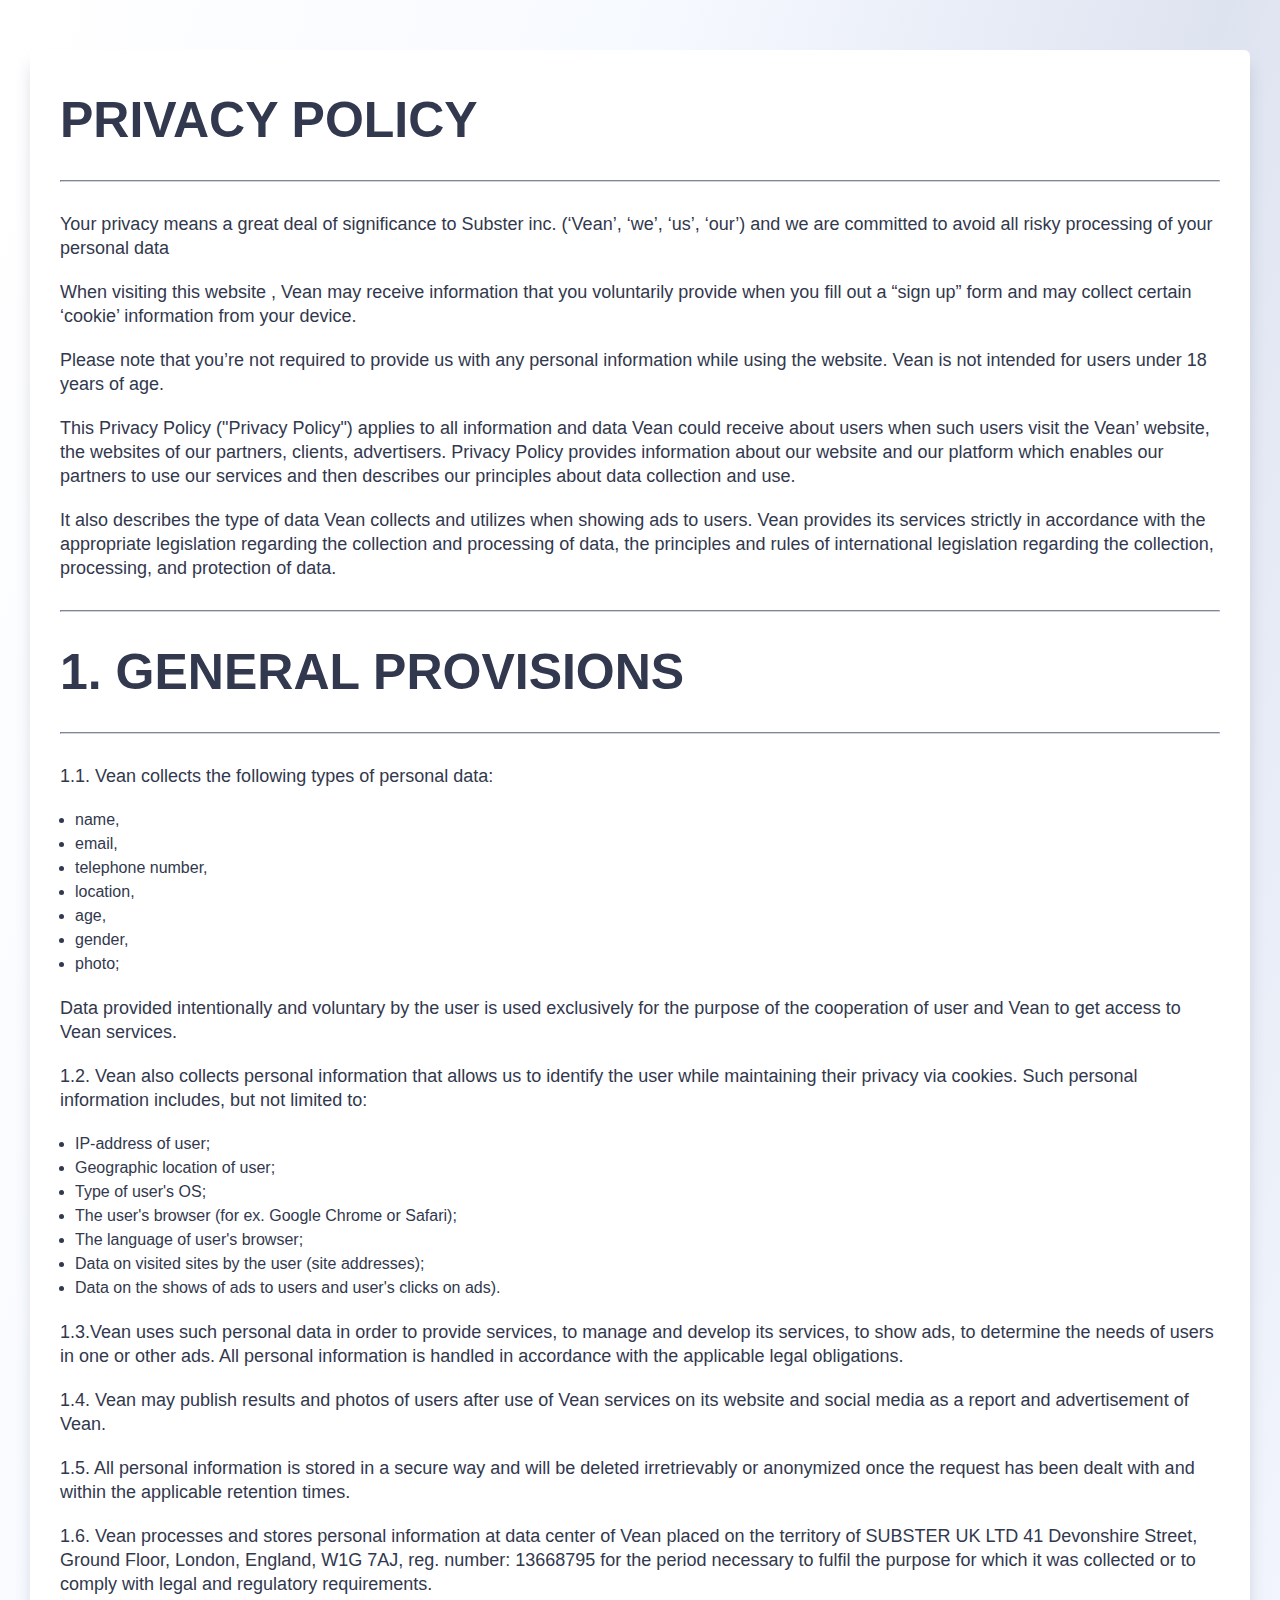
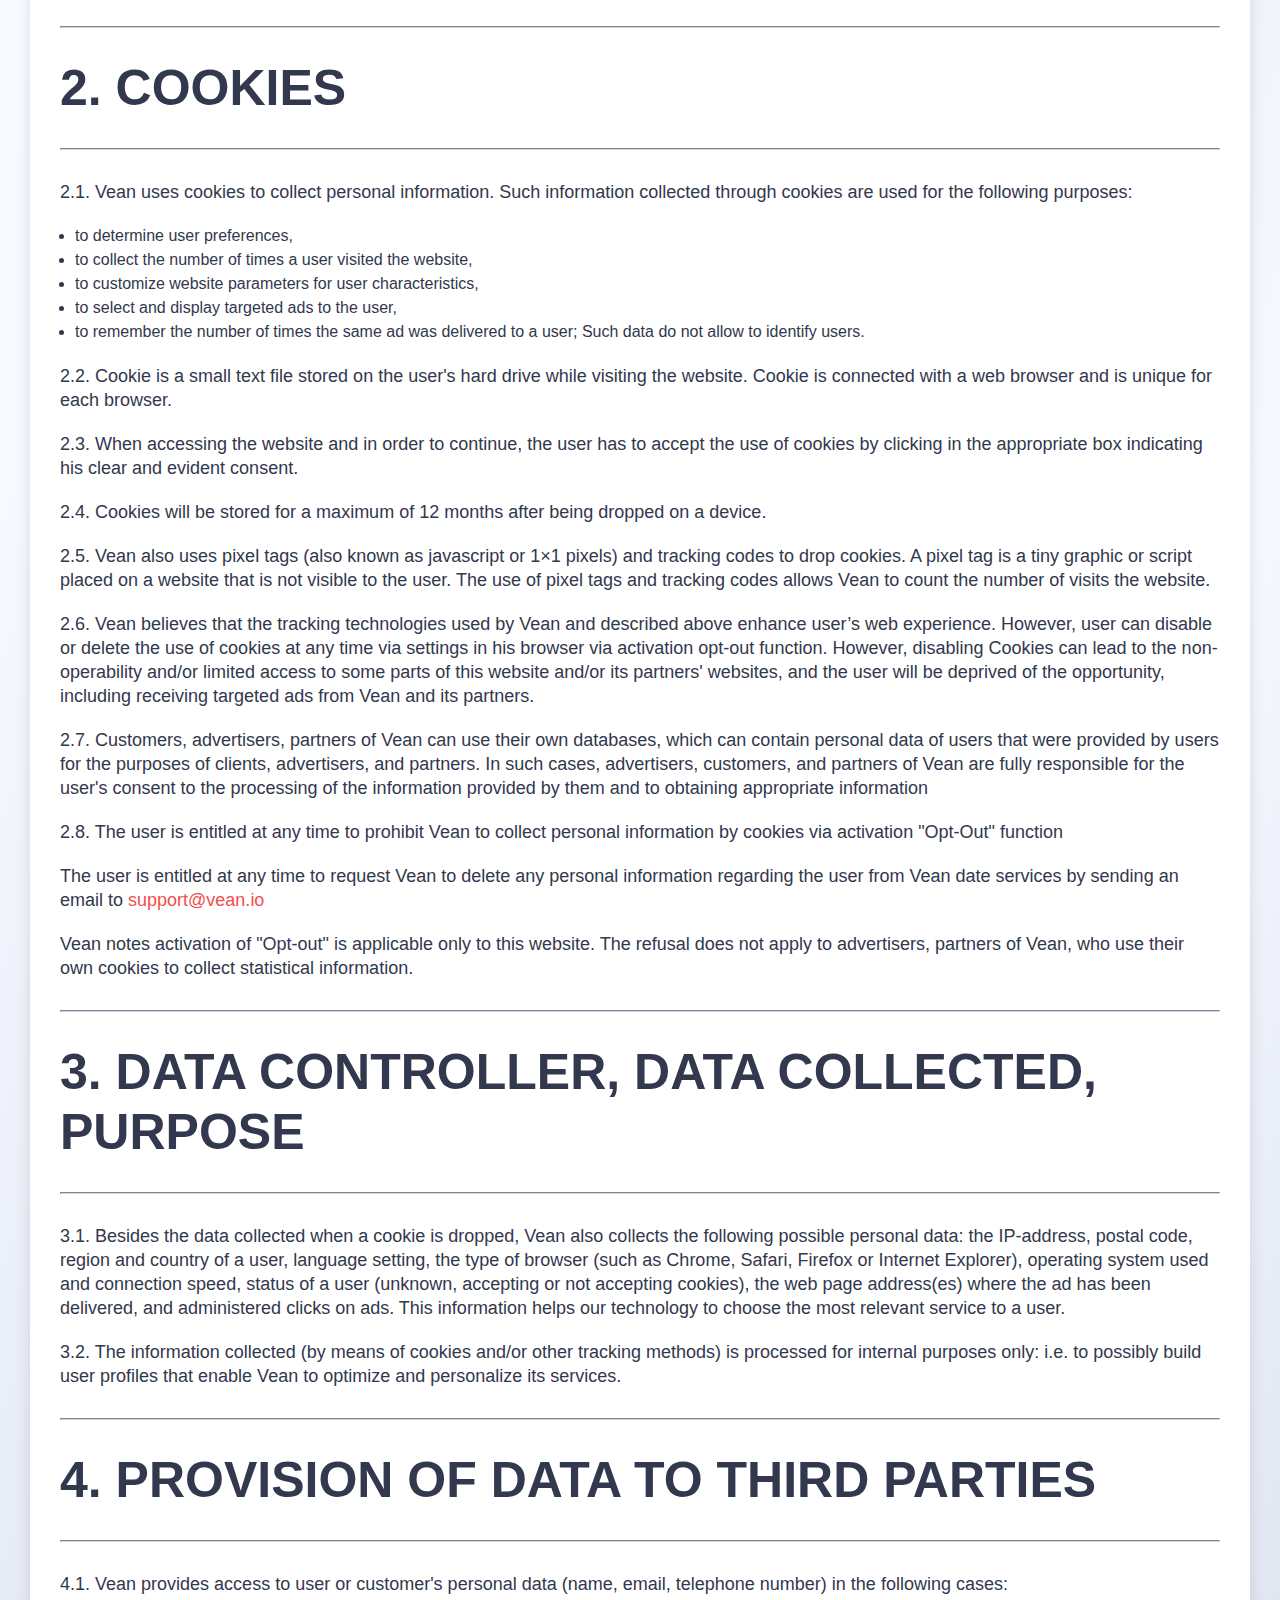
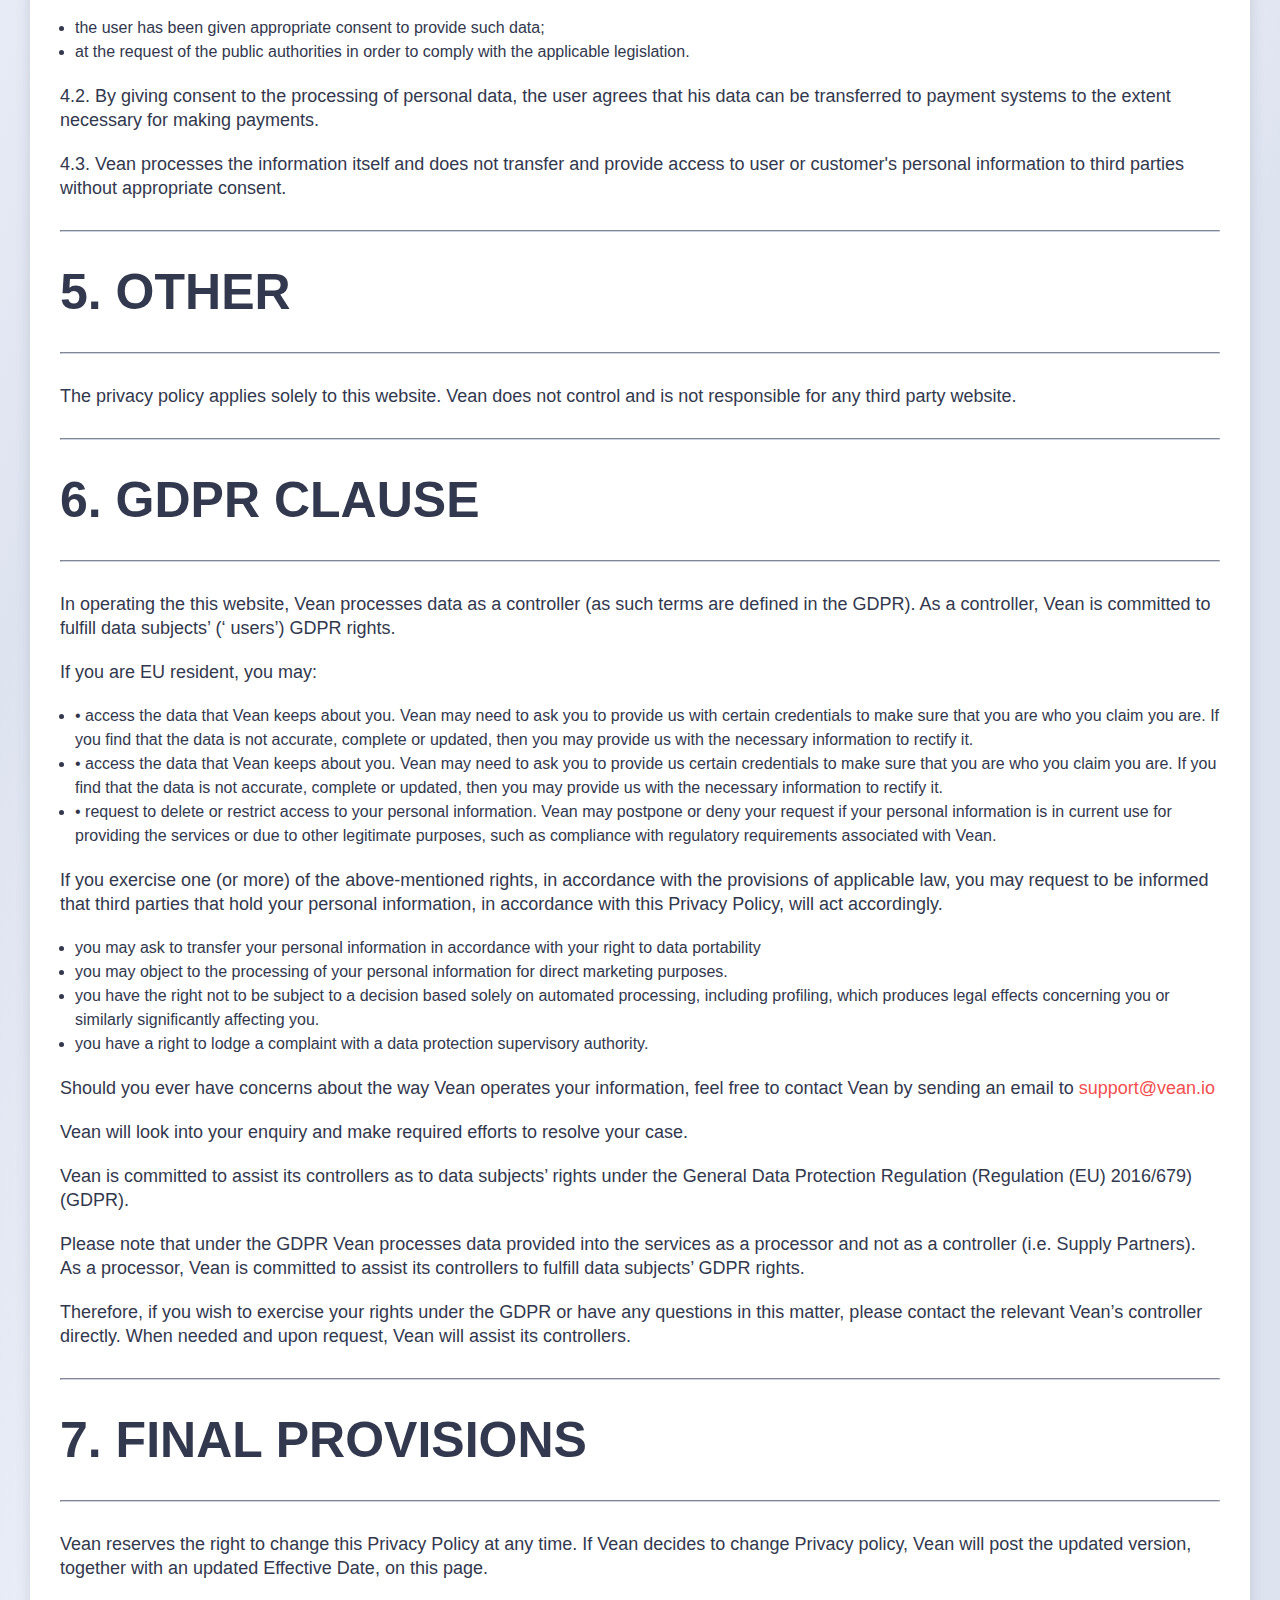
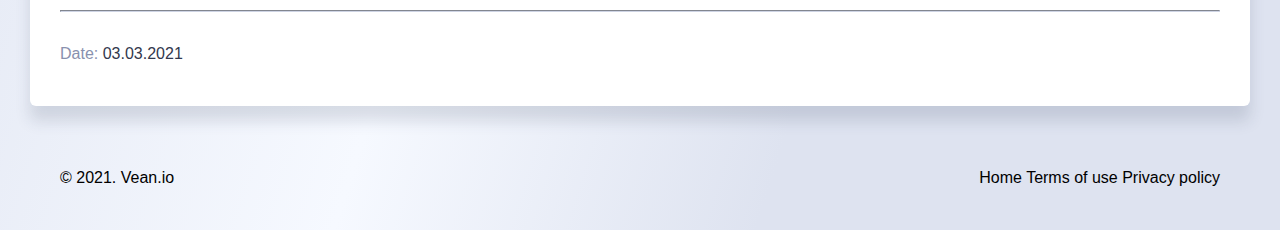
<file: pages/privacy.html>
<!DOCTYPE html>
<html lang="en">

<head>
    <meta charset="UTF-8">
    <!-- Google Tag Manager -->
    <script>
        (function (w, d, s, l, i) {
            w[l] = w[l] || [];
            w[l].push({
                'gtm.start': new Date().getTime(),
                event: 'gtm.js'
            });
            var f = d.getElementsByTagName(s)[0],
                j = d.createElement(s),
                dl = l != 'dataLayer' ? '&l=' + l : '';
            j.async = true;
            j.src =
                'https://www.googletagmanager.com/gtm.js?id=' + i + dl;
            f.parentNode.insertBefore(j, f);
        })(window, document, 'script', 'dataLayer', 'GTM-TLLZSJK');

    </script>
    <!-- End Google Tag Manager -->
    <meta http-equiv="X-UA-Compatible" content="IE=edge">
    <meta name="viewport" content="width=device-width, initial-scale=1.0">
    <link rel="shortcut icon" href="img/icons/favicon.png" type="image/x-icon">
    <link rel="stylesheet" href="../css/vendor.css">
    <title>PRIVACY POLICY</title>
</head>

<body class="terms">
    <!-- Google Tag Manager (noscript) -->
    <noscript><iframe src="https://www.googletagmanager.com/ns.html?id=GTM-TLLZSJK" height="0" width="0"
            style="display:none;visibility:hidden"></iframe></noscript>
    <!-- End Google Tag Manager (noscript) -->
    <div class="terms__wrapper">
        <div class="limit">
            <div class="text__content">
                <h2 class="text__content-title">
                    PRIVACY POLICY
                </h2>
                <hr>
                <p class="text__content-main">
                    Your privacy means a great deal of significance to Subster inc. (‘Vean’, ‘we’, ‘us’, ‘our’) and we
                    are committed to avoid all risky processing of your personal data
                </p>
                <p class="text__content-main">

                    When visiting this website , Vean may receive information that you voluntarily provide when you fill
                    out a “sign up” form and may collect certain ‘cookie’ information from your device.


                </p>
                <p class="text__content-main">

                    Please note that you’re not required to provide us with any personal information while using the
                    website. Vean is not intended for users under 18 years of age.



                </p>
                <p class="text__content-main">
                    This Privacy Policy ("Privacy Policy") applies to all information and data Vean could receive about
                    users when such users visit the Vean’ website, the websites of our partners, clients, advertisers.
                    Privacy Policy provides information about our website and our platform which enables our partners to
                    use our services and then describes our principles about data collection and use.



                </p>
                <p class="text__content-main">

                    It also describes the type of data Vean collects and utilizes when showing ads to users. Vean
                    provides its services strictly in accordance with the appropriate legislation regarding the
                    collection and processing of data, the principles and rules of international legislation regarding
                    the collection, processing, and protection of data.

                </p>

                <hr>
            </div>
            <div class="text__content">
                <h2 class="text__content-title">
                    1. GENERAL PROVISIONS
                </h2>
                <hr>
                <p class="text__content-main">
                    1.1. Vean collects the following types of personal data:
                </p>
                <p class="text__content-main">
                    <ul>
                        <li>name,</li>
                        <li>email,</li>
                        <li>telephone number,</li>
                        <li>location,</li>
                        <li>age,</li>
                        <li>gender,</li>
                        <li>photo;</li>
                    </ul>
                </p>
                <p class="text__content-main">
                    Data provided intentionally and voluntary by the user is used exclusively for the purpose of the
                    cooperation of user and Vean to get access to Vean services.

                </p>
                <p class="text__content-main">
                    1.2. Vean also collects personal information that allows us to identify the user while maintaining
                    their privacy via cookies. Such personal information includes, but not limited to:
                    <p class="text__content-main">
                        <ul>
                            <li>IP-address of user;</li>
                            <li>Geographic location of user;</li>
                            <li>Type of user's OS;</li>
                            <li>The user's browser (for ex. Google Chrome or Safari);</li>
                            <li>The language of user's browser;</li>
                            <li>Data on visited sites by the user (site addresses);</li>
                            <li>Data on the shows of ads to users and user's clicks on ads).</li>
                        </ul>
                    </p>

                </p>
                <p class="text__content-main">
                    1.3.Vean uses such personal data in order to provide services, to manage and develop its services,
                    to show ads, to determine the needs of users in one or other ads. All personal information is
                    handled in accordance with the applicable legal obligations.

                </p>
                <p class="text__content-main">
                    1.4. Vean may publish results and photos of users after use of Vean services on its website and
                    social media as a report and advertisement of Vean.

                </p>
                <p class="text__content-main">
                    1.5. All personal information is stored in a secure way and will be deleted irretrievably or
                    anonymized once the request has been dealt with and within the applicable retention times.


                </p>
                <p class="text__content-main">
                    1.6. Vean processes and stores personal information at data center of Vean placed on the territory
                    of SUBSTER UK LTD 41 Devonshire Street, Ground Floor, London, England, W1G 7AJ, reg. number:
                    13668795 for the period necessary to fulfil the purpose for which it was collected or to comply with
                    legal and regulatory requirements.

                </p>
                <hr>
            </div>
            <div class="text__content">
                <h2 class="text__content-title">
                    2. COOKIES
                </h2>
                <hr>
                <p class="text__content-main">
                    2.1. Vean uses cookies to collect personal information. Such information collected through cookies
                    are used for the following purposes:
                    <ul>
                        <li>to determine user preferences,</li>
                        <li>to collect the number of times a user visited the website,</li>
                        <li>to customize website parameters for user characteristics,</li>
                        <li>to select and display targeted ads to the user,</li>
                        <li>to remember the number of times the same ad was delivered to a user; Such data do not allow
                            to
                            identify users.</li>
                    </ul>
                </p>
                <p class="text__content-main">
                    2.2. Cookie is a small text file stored on the user's hard drive while visiting the website. Cookie
                    is connected with a web browser and is unique for each browser.


                </p>
                <p class="text__content-main">
                    2.3. When accessing the website and in order to continue, the user has to accept the use of cookies
                    by clicking in the appropriate box indicating his clear and evident consent.


                </p>
                <p class="text__content-main">
                    2.4. Cookies will be stored for a maximum of 12 months after being dropped on a device.

                </p>
                <p class="text__content-main">
                    2.5. Vean also uses pixel tags (also known as javascript or 1×1 pixels) and tracking codes to drop
                    cookies. A pixel tag is a tiny graphic or script placed on a website that is not visible to the
                    user. The use of pixel tags and tracking codes allows Vean to count the number of visits the
                    website.

                </p>
                <p class="text__content-main">
                    2.6. Vean believes that the tracking technologies used by Vean and described above enhance user’s
                    web experience. However, user can disable or delete the use of cookies at any time via settings in
                    his browser via activation opt-out function. However, disabling Cookies can lead to the
                    non-operability and/or limited access to some parts of this website and/or its partners' websites,
                    and the user will be deprived of the opportunity, including receiving targeted ads from Vean and its
                    partners.


                </p>
                <p class="text__content-main">
                    2.7. Customers, advertisers, partners of Vean can use their own databases, which can contain
                    personal data of users that were provided by users for the purposes of clients, advertisers, and
                    partners. In such cases, advertisers, customers, and partners of Vean are fully responsible for the
                    user's consent to the processing of the information provided by them and to obtaining appropriate
                    information



                </p>
                <p class="text__content-main">
                    2.8. The user is entitled at any time to prohibit Vean to collect personal information by cookies
                    via activation "Opt-Out" function



                </p>
                <p class="text__content-main">
                    The user is entitled at any time to request Vean to delete any personal information regarding the
                    user from Vean date services by sending an email to <a href="mailto:support@vean.io"
                        class="red__link">support@vean.io </a>


                </p>
                <p class="text__content-main">
                    Vean notes activation of "Opt-out" is applicable only to this website. The refusal does not apply to
                    advertisers, partners of Vean, who use their own cookies to collect statistical information.
                </p>
                <hr>
            </div>
            <div class="text__content">
                <h2 class="text__content-title">
                    3. DATA CONTROLLER, DATA COLLECTED, PURPOSE
                </h2>
                <hr>
                <p class="text__content-main">
                    3.1. Besides the data collected when a cookie is dropped, Vean also collects the following possible
                    personal data: the IP-address, postal code, region and country of a user, language setting, the type
                    of browser (such as Chrome, Safari, Firefox or Internet Explorer), operating system used and
                    connection speed, status of a user (unknown, accepting or not accepting cookies), the web page
                    address(es) where the ad has been delivered, and administered clicks on ads. This information helps
                    our technology to choose the most relevant service to a user.
                </p>
                <p class="text__content-main">
                    3.2. The information collected (by means of cookies and/or other tracking methods) is processed for
                    internal purposes only: i.e. to possibly build user profiles that enable Vean to optimize and
                    personalize its services.


                </p>
                <hr>
            </div>
            <div class="text__content">
                <h2 class="text__content-title">
                    4. PROVISION OF DATA TO THIRD PARTIES
                </h2>
                <hr>
                <p class="text__content-main">
                    4.1. Vean provides access to user or customer's personal data (name, email, telephone number) in the
                    following cases:

                    <ul>
                        <li>the user has been given appropriate consent to provide such data;

                        </li>
                        <li>at the request of the public authorities in order to comply with the applicable legislation.

                        </li>
                    </ul>
                </p>
                <p class="text__content-main">
                    4.2. By giving consent to the processing of personal data, the user agrees that his data can be
                    transferred to payment systems to the extent necessary for making payments.

                </p>
                <p class="text__content-main">
                    4.3. Vean processes the information itself and does not transfer and provide access to user or
                    customer's personal information to third parties without appropriate consent.


                </p>
                <hr>
            </div>
            <div class="text__content">
                <h2 class="text__content-title">
                    5. OTHER
                </h2>
                <hr>
                <p class="text__content-main">
                    The privacy policy applies solely to this website. Vean does not control and is not responsible for
                    any third party website.

                </p>
                <hr>
            </div>
            <div class="text__content">
                <h2 class="text__content-title">
                    6. GDPR CLAUSE
                </h2>
                <hr>
                <p class="text__content-main">
                    In operating the this website, Vean processes data as a controller (as such terms are defined in the
                    GDPR). As a controller, Vean is committed to fulfill data subjects’ (‘ users’) GDPR rights.
                </p>
                <p class="text__content-main">
                    If you are EU resident, you may:
                    <ul>
                        <li>• access the data that Vean keeps about you. Vean may need to ask you to provide us with
                            certain credentials to make sure that you are who you claim you are. If you find that the
                            data is not accurate, complete or updated, then you may provide us with the necessary
                            information to rectify it.</li>
                        <li>• access the data that Vean keeps about you. Vean may need to ask you to provide us certain
                            credentials to make sure that you are who you claim you are. If you find that the data is
                            not accurate, complete or updated, then you may provide us with the necessary information to
                            rectify it.</li>
                        <li>• request to delete or restrict access to your personal information. Vean may postpone or
                            deny your request if your personal information is in current use for providing the services
                            or due to other legitimate purposes, such as compliance with regulatory requirements
                            associated with Vean.</li>
                    </ul>
                </p>
                <p class="text__content-main">
                    If you exercise one (or more) of the above-mentioned rights, in accordance with the provisions of
                    applicable law, you may request to be informed that third parties that hold your personal
                    information, in accordance with this Privacy Policy, will act accordingly.
                </p>
                <p class="text__content-main">
                    <ul>
                        <li>you may ask to transfer your personal information in accordance with your right to data
                            portability</li>
                        <li>you may object to the processing of your personal information for direct marketing
                            purposes.
                        </li>
                        <li>you have the right not to be subject to a decision based solely on automated processing,
                            including profiling, which produces legal effects concerning you or similarly significantly
                            affecting you.</li>
                        <li>you have a right to lodge a complaint with a data protection supervisory authority.
                        </li>
                    </ul>
                </p>
                <p class="text__content-main">
                    Should you ever have concerns about the way Vean operates your information, feel free to contact
                    Vean by sending an email to <a href="mailto:support@vean.io" class="red__link">support@vean.io </a>
                </p>
                <p class="text__content-main">
                    Vean will look into your enquiry and make required efforts to resolve your case.
                </p>
                <p class="text__content-main">

                    Vean is committed to assist its controllers as to data subjects’ rights under the General Data
                    Protection Regulation (Regulation (EU) 2016/679) (GDPR).

                </p>
                <p class="text__content-main">
                    Please note that under the GDPR Vean processes data provided into the services as a processor and
                    not as a controller (i.e. Supply Partners). As a processor, Vean is committed to assist its
                    controllers to fulfill data subjects’ GDPR rights.

                </p>
                <p class="text__content-main">
                    Therefore, if you wish to exercise your rights under the GDPR or have any questions in this matter,
                    please contact the relevant Vean’s controller directly. When needed and upon request, Vean will
                    assist its controllers.
                </p>
                <hr>
            </div>
            <div class="text__content">
                <h2 class="text__content-title">
                    7. FINAL PROVISIONS
                </h2>
                <hr>
                <p class="text__content-main">
                    Vean reserves the right to change this Privacy Policy at any time. If Vean decides to change Privacy
                    policy, Vean will post the updated version, together with an updated Effective Date, on this page.
                </p>

                <hr>
                <span class="content-page__date"> Date:</span> 03.03.2021
            </div>
        </div>
        <footer class="footer">
            <div class="container">
                <div class="nav">

                    <p>© 2021. Vean.io</p>


                </div>
                <div class="copyright">
                    <a href="../index.html">Home</a>
                    <a href="terms.html">Terms of use</a>
                    <a href="#">Privacy policy</a>
                </div>


            </div>
        </footer>
    </div>
</body>

</html>
</file>
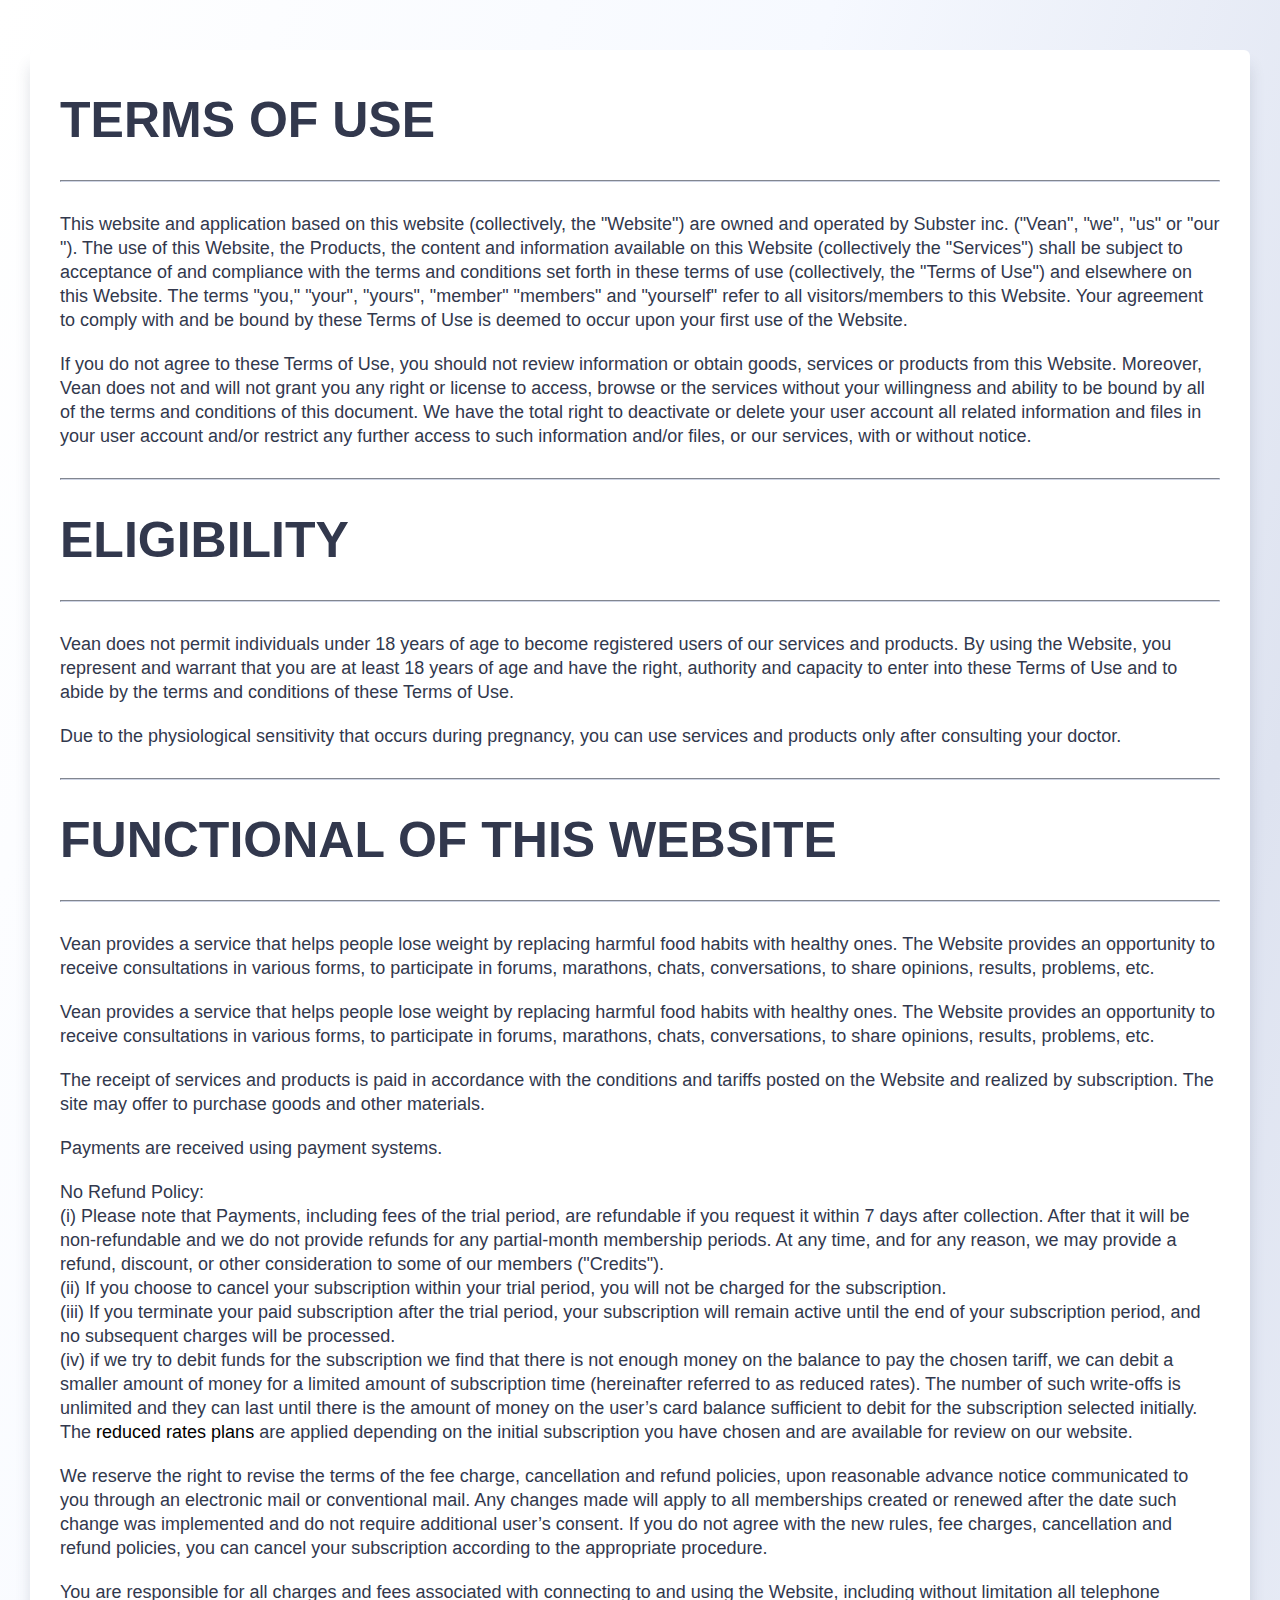
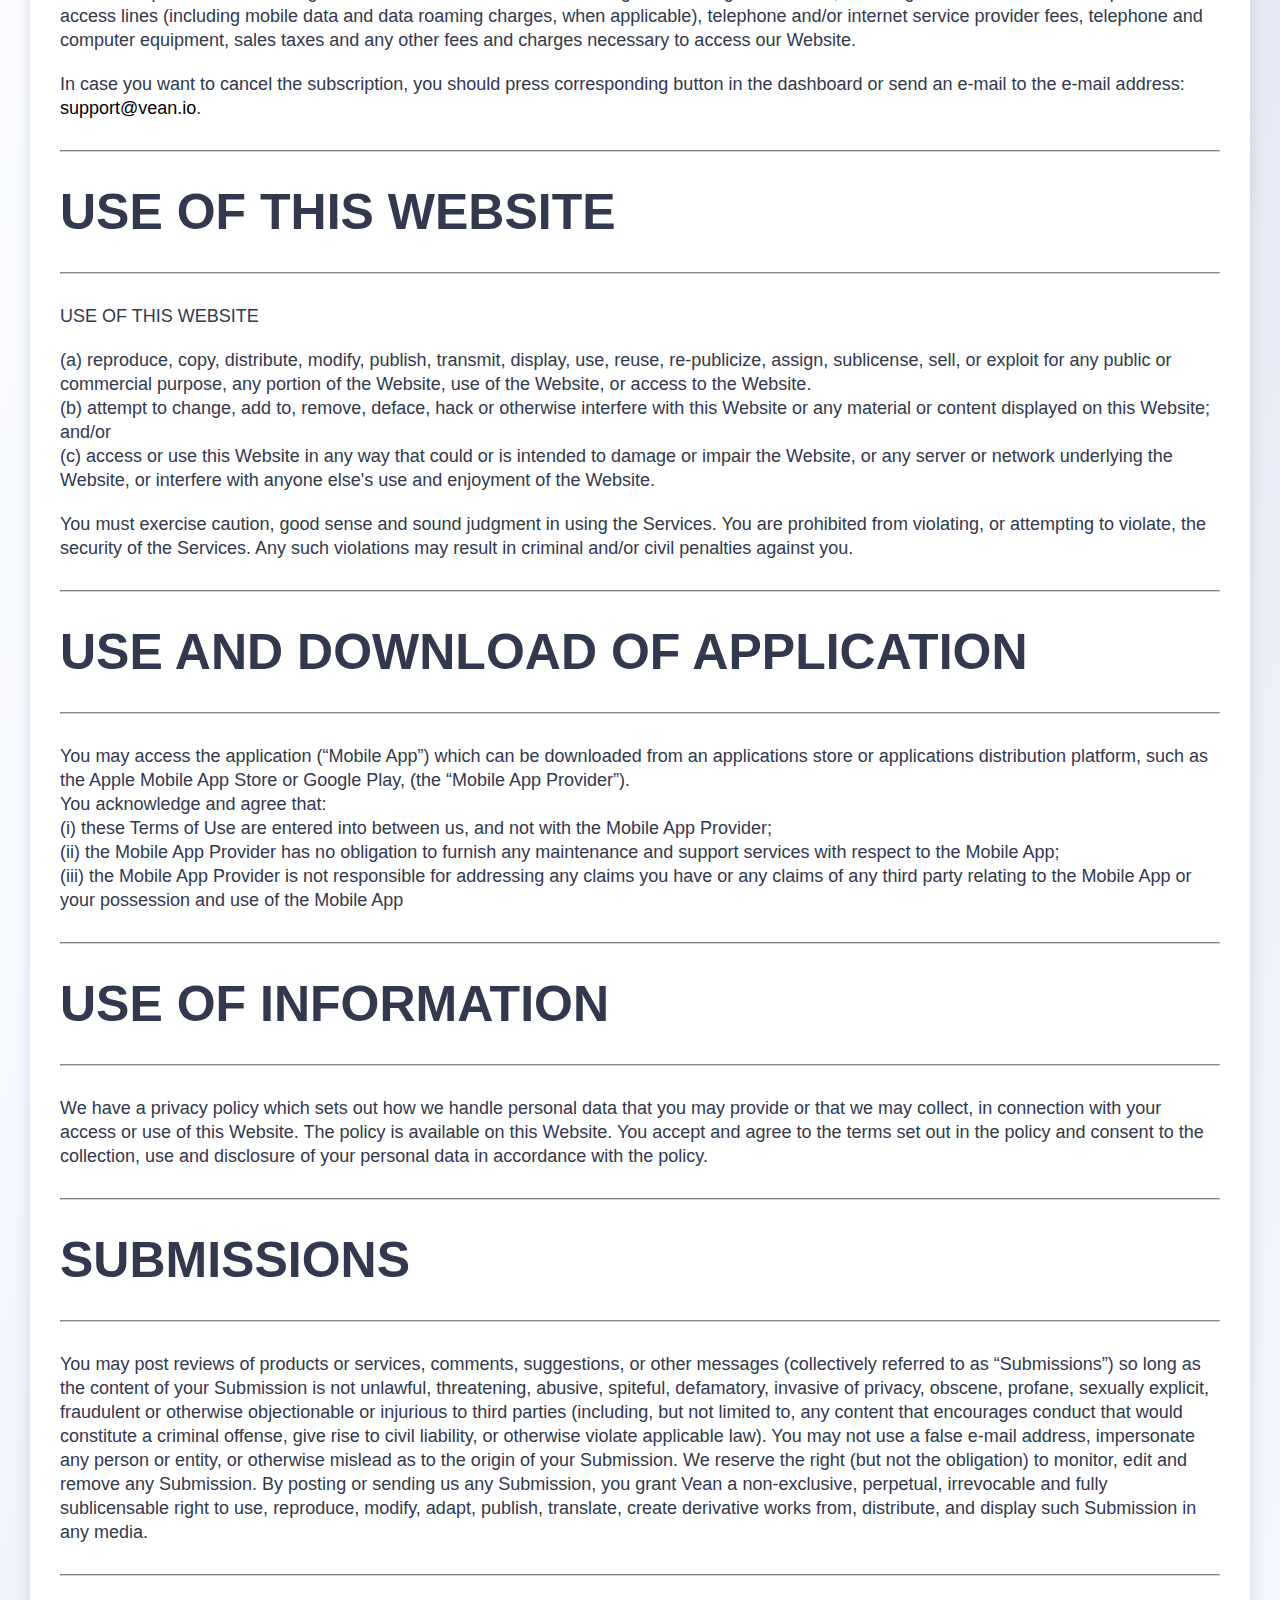
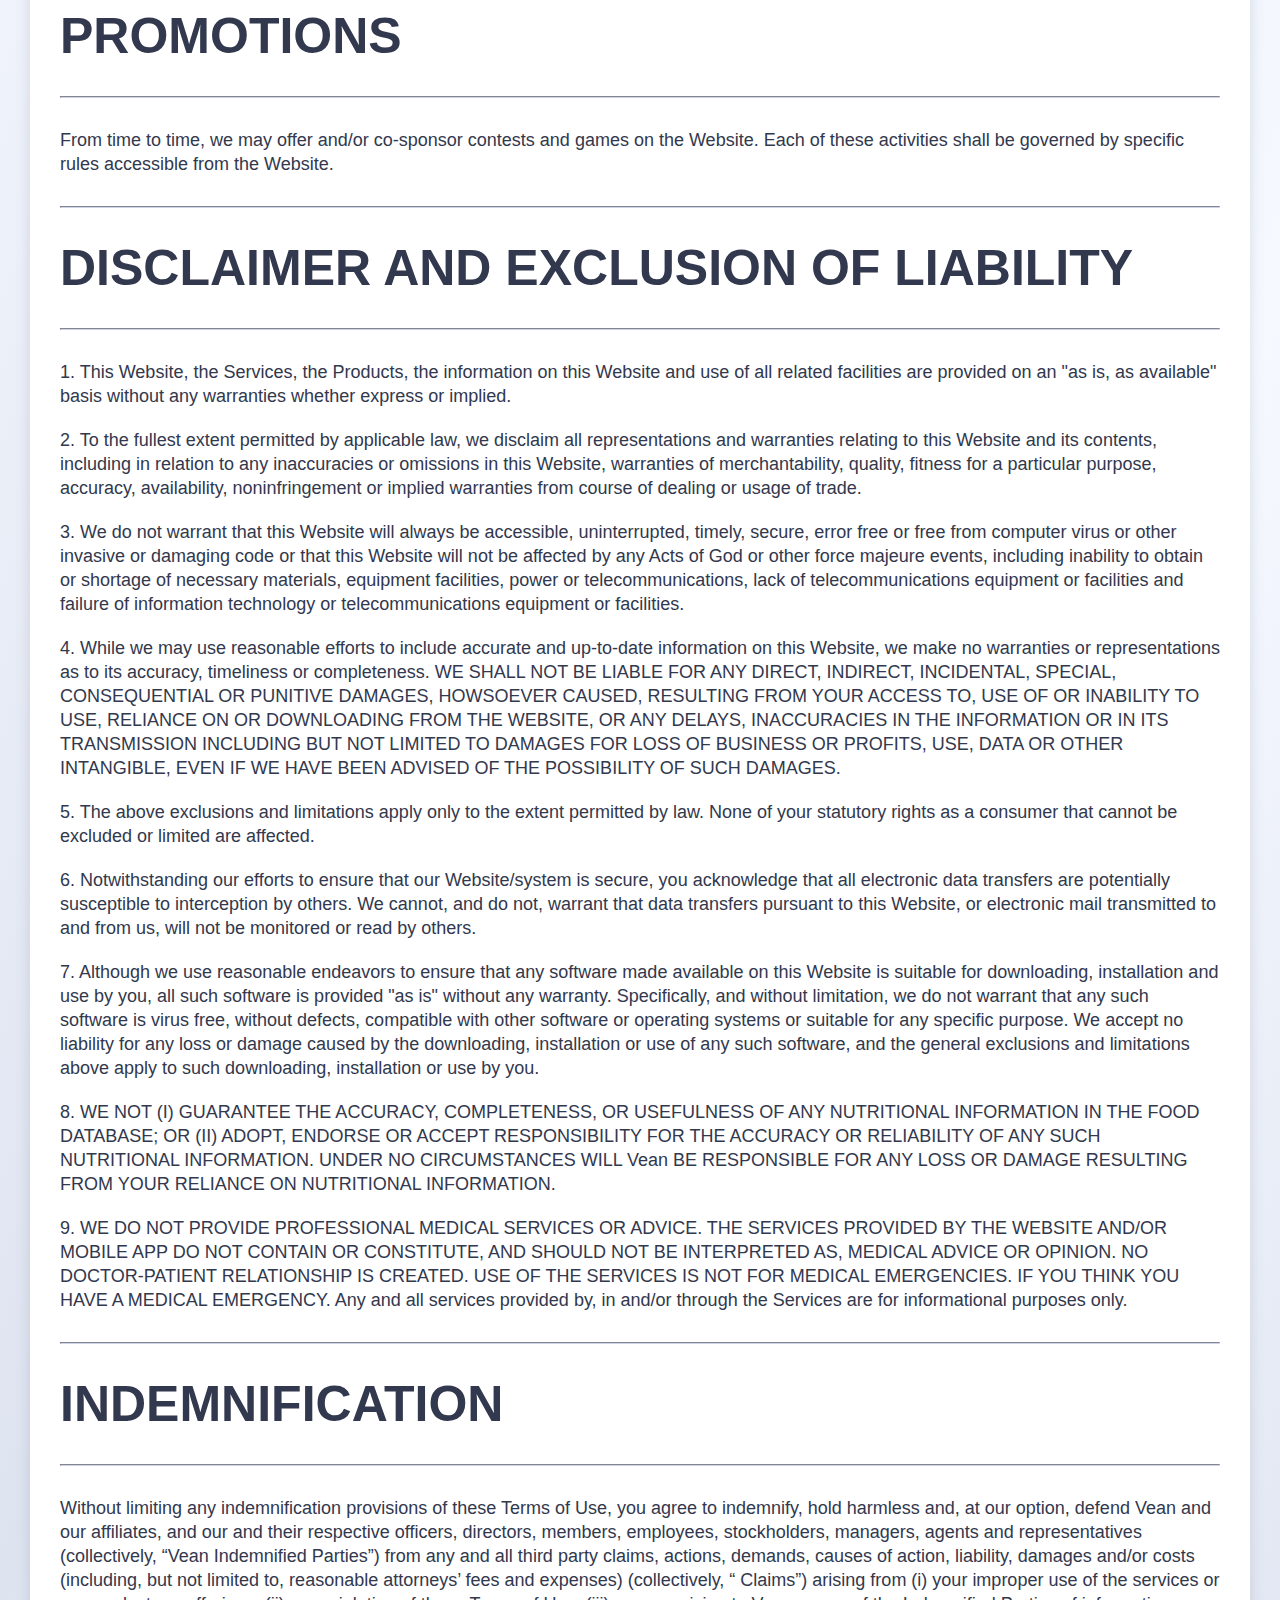
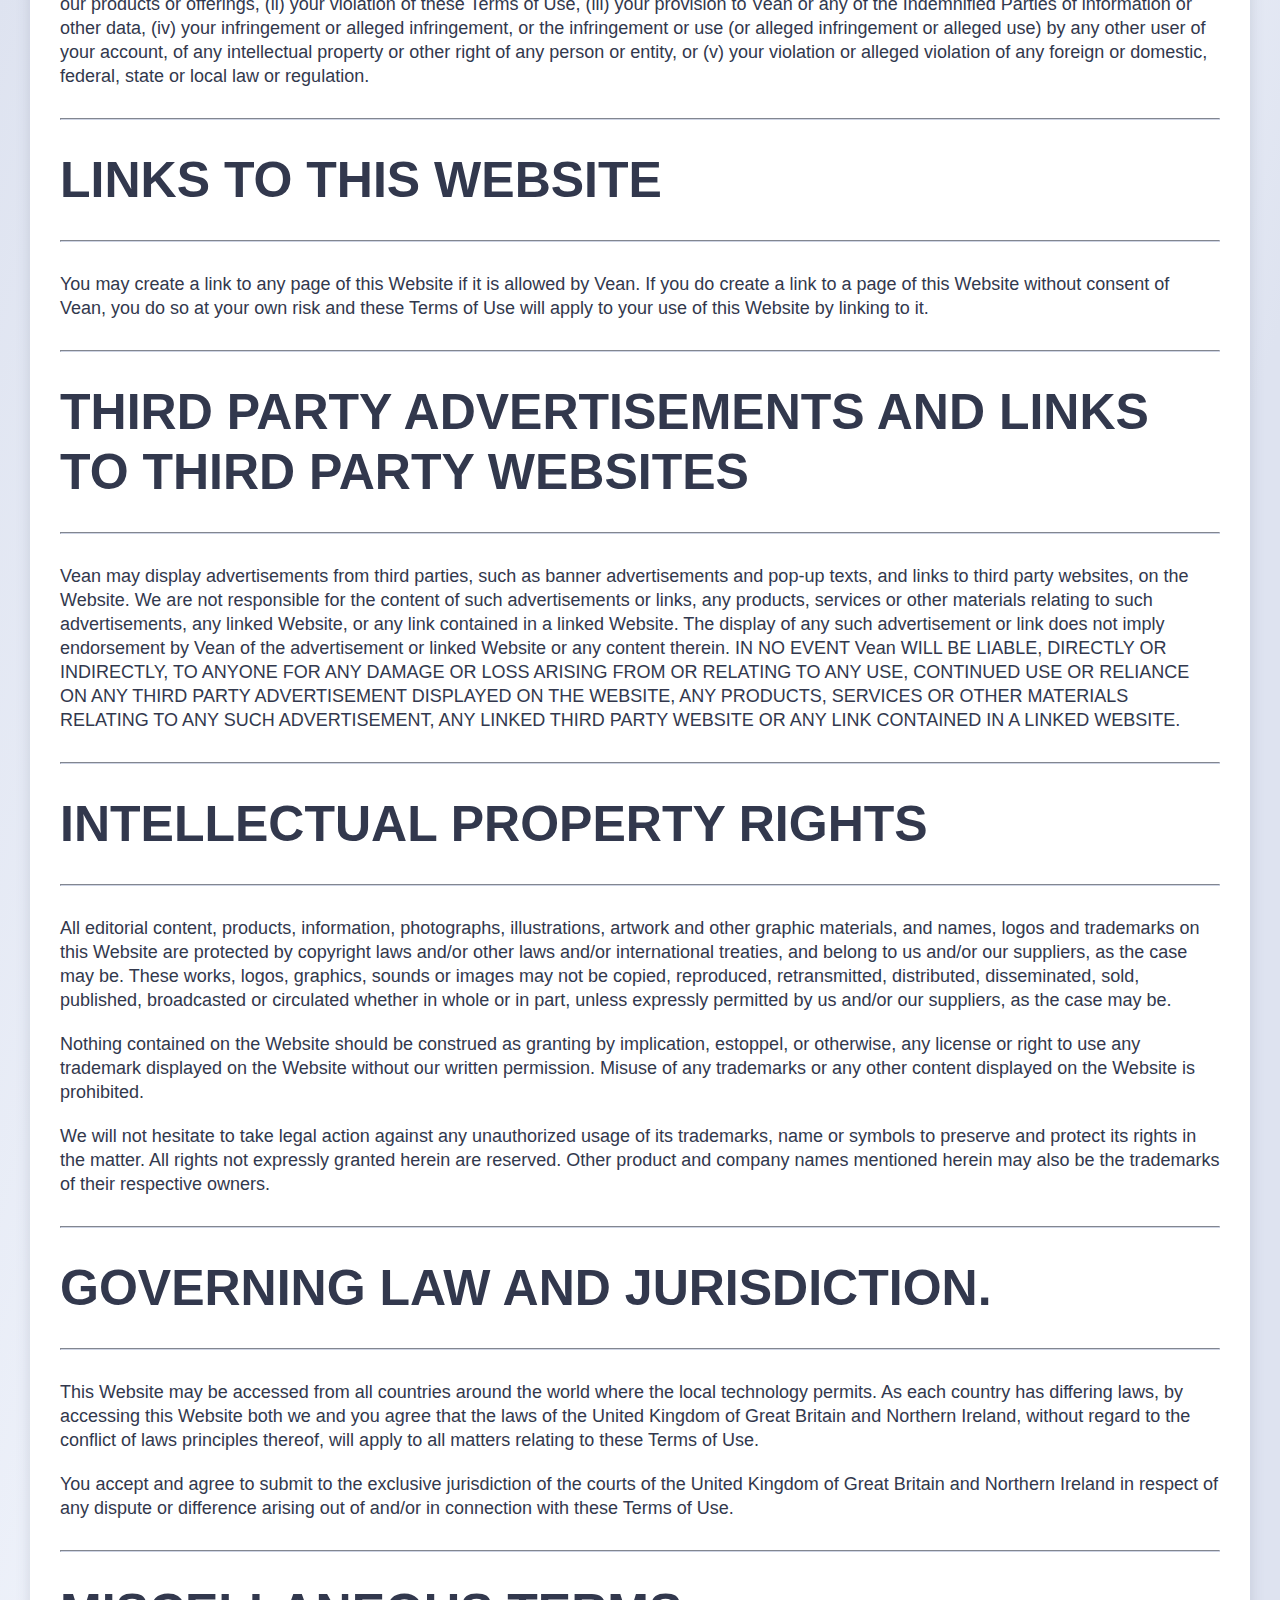
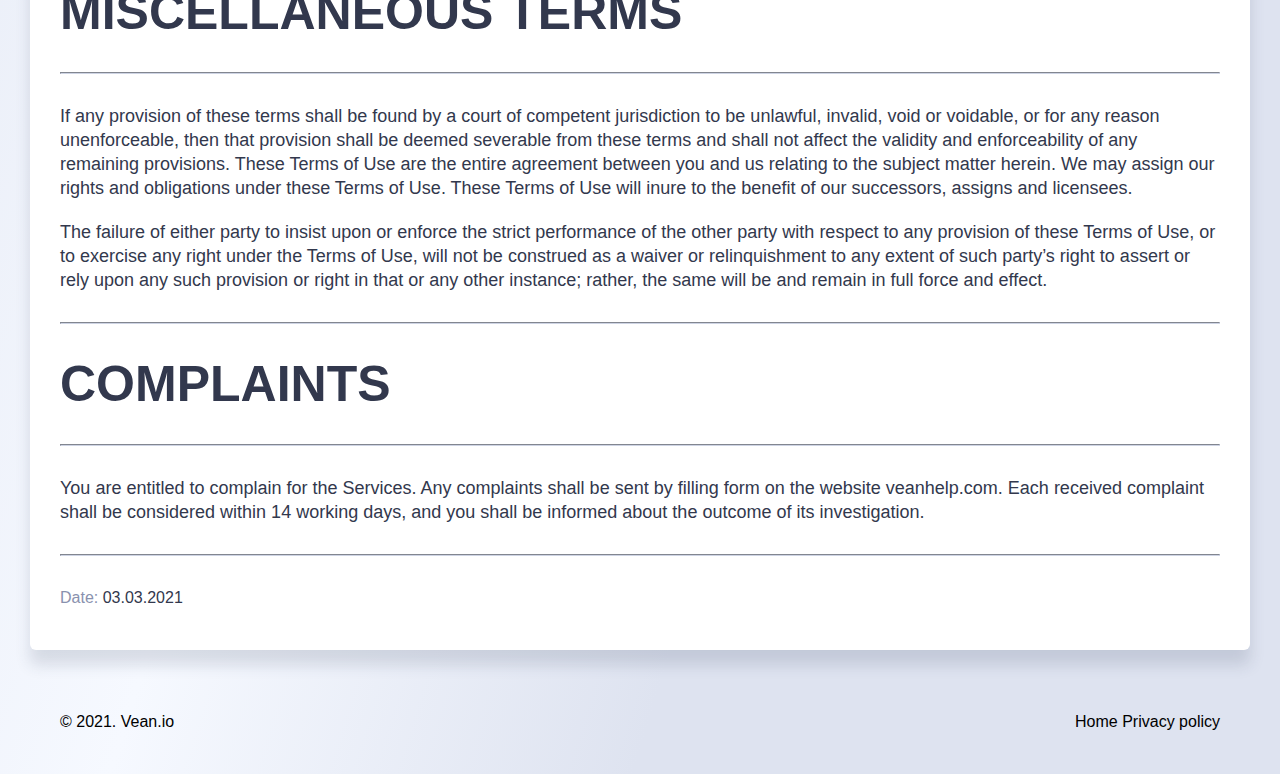
<file: pages/terms.html>
<!DOCTYPE html>
<html lang="en">

<head>
    <meta charset="UTF-8">
    <!-- Google Tag Manager -->
    <script>
        (function (w, d, s, l, i) {
            w[l] = w[l] || [];
            w[l].push({
                'gtm.start': new Date().getTime(),
                event: 'gtm.js'
            });
            var f = d.getElementsByTagName(s)[0],
                j = d.createElement(s),
                dl = l != 'dataLayer' ? '&l=' + l : '';
            j.async = true;
            j.src =
                'https://www.googletagmanager.com/gtm.js?id=' + i + dl;
            f.parentNode.insertBefore(j, f);
        })(window, document, 'script', 'dataLayer', 'GTM-TLLZSJK');

    </script>
    <!-- End Google Tag Manager -->
    <meta http-equiv="X-UA-Compatible" content="IE=edge">
    <meta name="viewport" content="width=device-width, initial-scale=1.0">
    <link rel="shortcut icon" href="img/icons/favicon.png" type="image/x-icon">
    <link rel="stylesheet" href="../css/vendor.css">
    <title>Terms of Service</title>
</head>

<body class="terms">
    <!-- Google Tag Manager (noscript) -->
    <noscript><iframe src="https://www.googletagmanager.com/ns.html?id=GTM-TLLZSJK" height="0" width="0"
            style="display:none;visibility:hidden"></iframe></noscript>
    <!-- End Google Tag Manager (noscript) -->
    <div class="terms__wrapper">
        <div class="limit">
            <div class="text__content">
                <h2 class="text__content-title">
                    TERMS OF USE
                </h2>
                <hr>
                <p class="text__content-main">
                    This website and application based on this website (collectively, the "Website") are owned and
                    operated by Subster inc. ("Vean", "we", "us" or "our "). The use of this Website, the Products, the
                    content and information available on this Website (collectively the "Services") shall be subject to
                    acceptance of and compliance with the terms and conditions set forth in these terms of use
                    (collectively, the "Terms of Use") and elsewhere on this Website. The terms "you," "your", "yours",
                    "member" "members" and "yourself" refer to all visitors/members to this Website. Your agreement to
                    comply with and be bound by these Terms of Use is deemed to occur upon your first use of the
                    Website.

                </p>
                <p class="text__content-main">
                    If you do not agree to these Terms of Use, you should not review information or obtain goods,
                    services or products from this Website. Moreover, Vean does not and will not grant you any right or
                    license to access, browse or the services without your willingness and ability to be bound by all of
                    the terms and conditions of this document. We have the total right to deactivate or delete your user
                    account all related information and files in your user account and/or restrict any further access to
                    such information and/or files, or our services, with or without notice.
                </p>
                <hr>
            </div>
            <div class="text__content">
                <h2 class="text__content-title">
                    ELIGIBILITY
                </h2>
                <hr>
                <p class="text__content-main">
                    Vean does not permit individuals under 18 years of age to become registered users of our services
                    and products. By using the Website, you represent and warrant that you are at least 18 years of age
                    and have the right, authority and capacity to enter into these Terms of Use and to abide by the
                    terms and conditions of these Terms of Use.

                </p>
                <p class="text__content-main">
                    Due to the physiological sensitivity that occurs during pregnancy, you can use services and products
                    only after consulting your doctor.

                </p>
                <hr>
            </div>
            <div class="text__content">
                <h2 class="text__content-title">
                    FUNCTIONAL OF THIS WEBSITE

                </h2>
                <hr>
                <p class="text__content-main">
                    Vean provides a service that helps people lose weight by replacing harmful food habits with healthy
                    ones. The Website provides an opportunity to receive consultations in various forms, to participate
                    in forums, marathons, chats, conversations, to share opinions, results, problems, etc.

                </p>
                <p class="text__content-main">
                    Vean provides a service that helps people lose weight by replacing harmful food habits with healthy
                    ones. The Website provides an opportunity to receive consultations in various forms, to participate
                    in forums, marathons, chats, conversations, to share opinions, results, problems, etc.


                </p>
                <p class="text__content-main">
                    The receipt of services and products is paid in accordance with the conditions and tariffs posted on
                    the Website and realized by subscription. The site may offer to purchase goods and other materials.



                </p>
                <p class="text__content-main">
                    Payments are received using payment systems.

                </p>
                <p class="text__content-main">
                    No Refund Policy:
                    <br>
                    (i) Please note that Payments, including fees of the trial period, are refundable if you request it
                    within 7 days after collection. After that it will be non-refundable and we do not provide refunds
                    for any partial-month membership periods. At any time, and for any reason, we may provide a refund,
                    discount, or other consideration to some of our members ("Credits").
                    <br>
                    (ii) If you choose to cancel your subscription within your trial period, you will not be charged for
                    the subscription.
                    <br>
                    (iii) If you terminate your paid subscription after the trial period, your subscription will remain
                    active until the end of your subscription period, and no subsequent charges will be processed.
                    <br>
                    (iv) if we try to debit funds for the subscription we find that there is not enough money on the
                    balance to pay the chosen tariff, we can debit a smaller amount of money for a limited amount of
                    subscription time (hereinafter referred to as reduced rates). The number of such write-offs is
                    unlimited and they can last until there is the amount of money on the user’s card balance sufficient
                    to debit for the subscription selected initially. The <a
                        href="https://vean.io/static/media/rates.62150b5f.pdf">reduced rates plans</a> are applied
                    depending on
                    the initial subscription you have chosen and are available for review on our website.

                </p>
                <p class="text__content-main">
                    We reserve the right to revise the terms of the fee charge, cancellation and refund policies, upon
                    reasonable advance notice communicated to you through an electronic mail or conventional mail. Any
                    changes made will apply to all memberships created or renewed after the date such change was
                    implemented and do not require additional user’s consent. If you do not agree with the new rules,
                    fee charges, cancellation and refund policies, you can cancel your subscription according to the
                    appropriate procedure.

                </p>
                <p class="text__content-main">
                    You are responsible for all charges and fees associated with connecting to and using the Website,
                    including without limitation all telephone access lines (including mobile data and data roaming
                    charges, when applicable), telephone and/or internet service provider fees, telephone and computer
                    equipment, sales taxes and any other fees and charges necessary to access our Website.


                </p>
                <p class="text__content-main">
                    In case you want to cancel the subscription, you should press corresponding button in the dashboard
                    or send an e-mail to the e-mail address: <a href="mailto:support@vean.io">support@vean.io</a>.


                </p>
                <hr>
            </div>
            <div class="text__content">
                <h2 class="text__content-title">
                    USE OF THIS WEBSITE
                </h2>
                <hr>
                <p class="text__content-main">
                    USE OF THIS WEBSITE

                </p>
                <p class="text__content-main">
                    (a) reproduce, copy, distribute, modify, publish, transmit, display, use, reuse, re-publicize,
                    assign, sublicense, sell, or exploit for any public or commercial purpose, any portion of the
                    Website, use of the Website, or access to the Website.
                    <br>
                    (b) attempt to change, add to, remove, deface, hack or otherwise interfere with this Website or any
                    material or content displayed on this Website; and/or
                    <br>
                    (c) access or use this Website in any way that could or is intended to damage or impair the Website,
                    or any server or network underlying the Website, or interfere with anyone else's use and enjoyment
                    of the Website.
                    <br>

                </p>
                <p class="text__content-main">
                    You must exercise caution, good sense and sound judgment in using the Services. You are prohibited
                    from violating, or attempting to violate, the security of the Services. Any such violations may
                    result in criminal and/or civil penalties against you.

                </p>
                <hr>
            </div>
            <div class="text__content">
                <h2 class="text__content-title">
                    USE AND DOWNLOAD OF APPLICATION
                </h2>
                <hr>
                <p class="text__content-main">
                    You may access the application (“Mobile App”) which can be downloaded from an applications store or
                    applications distribution platform, such as the Apple Mobile App Store or Google Play, (the “Mobile
                    App Provider”).
                    <br>
                    You acknowledge and agree that:
                    <br>
                    (i) these Terms of Use are entered into between us, and not with the Mobile App Provider;
                    <br>
                    (ii) the Mobile App Provider has no obligation to furnish any maintenance and support services with
                    respect to the Mobile App;
                    <br>
                    (iii) the Mobile App Provider is not responsible for addressing any claims you have or any claims of
                    any third party relating to the Mobile App or your possession and use of the Mobile App

                </p>
                <hr>
            </div>
            <div class="text__content">
                <h2 class="text__content-title">
                    USE OF INFORMATION
                </h2>
                <hr>
                <p class="text__content-main">
                    We have a privacy policy which sets out how we handle personal data that you may provide or that we
                    may collect, in connection with your access or use of this Website. The policy is available on this
                    Website. You accept and agree to the terms set out in the policy and consent to the collection, use
                    and disclosure of your personal data in accordance with the policy.
                </p>
                <hr>
            </div>
            <div class="text__content">
                <h2 class="text__content-title">
                    SUBMISSIONS
                </h2>
                <hr>
                <p class="text__content-main">
                    You may post reviews of products or services, comments, suggestions, or other messages (collectively
                    referred to as “Submissions”) so long as the content of your Submission is not unlawful,
                    threatening, abusive, spiteful, defamatory, invasive of privacy, obscene, profane, sexually
                    explicit, fraudulent or otherwise objectionable or injurious to third parties (including, but not
                    limited to, any content that encourages conduct that would constitute a criminal offense, give rise
                    to civil liability, or otherwise violate applicable law). You may not use a false e-mail address,
                    impersonate any person or entity, or otherwise mislead as to the origin of your Submission. We
                    reserve the right (but not the obligation) to monitor, edit and remove any Submission. By posting or
                    sending us any Submission, you grant Vean a non-exclusive, perpetual, irrevocable and fully
                    sublicensable right to use, reproduce, modify, adapt, publish, translate, create derivative works
                    from, distribute, and display such Submission in any media.
                </p>
                <hr>
            </div>
            <div class="text__content">
                <h2 class="text__content-title">
                    PROMOTIONS
                </h2>
                <hr>
                <p class="text__content-main">
                    From time to time, we may offer and/or co-sponsor contests and games on the Website. Each of these
                    activities shall be governed by specific rules accessible from the Website.
                </p>
                <hr>
            </div>
            <div class="text__content">
                <h2 class="text__content-title">
                    DISCLAIMER AND EXCLUSION OF LIABILITY
                </h2>
                <hr>
                <p class="text__content-main">
                    1. This Website, the Services, the Products, the information on this Website and use of all related
                    facilities are provided on an "as is, as available" basis without any warranties whether express or
                    implied.
                </p>
                <p class="text__content-main">
                    2. To the fullest extent permitted by applicable law, we disclaim all representations and warranties
                    relating to this Website and its contents, including in relation to any inaccuracies or omissions in
                    this Website, warranties of merchantability, quality, fitness for a particular purpose, accuracy,
                    availability, noninfringement or implied warranties from course of dealing or usage of trade.
                </p>
                <p class="text__content-main">
                    3. We do not warrant that this Website will always be accessible, uninterrupted, timely, secure,
                    error free or free from computer virus or other invasive or damaging code or that this Website will
                    not be affected by any Acts of God or other force majeure events, including inability to obtain or
                    shortage of necessary materials, equipment facilities, power or telecommunications, lack of
                    telecommunications equipment or facilities and failure of information technology or
                    telecommunications equipment or facilities.
                </p>
                <p class="text__content-main">
                    4. While we may use reasonable efforts to include accurate and up-to-date information on this
                    Website, we make no warranties or representations as to its accuracy, timeliness or completeness. WE
                    SHALL NOT BE LIABLE FOR ANY DIRECT, INDIRECT, INCIDENTAL, SPECIAL, CONSEQUENTIAL OR PUNITIVE
                    DAMAGES, HOWSOEVER CAUSED, RESULTING FROM YOUR ACCESS TO, USE OF OR INABILITY TO USE, RELIANCE ON OR
                    DOWNLOADING FROM THE WEBSITE, OR ANY DELAYS, INACCURACIES IN THE INFORMATION OR IN ITS TRANSMISSION
                    INCLUDING BUT NOT LIMITED TO DAMAGES FOR LOSS OF BUSINESS OR PROFITS, USE, DATA OR OTHER INTANGIBLE,
                    EVEN IF WE HAVE BEEN ADVISED OF THE POSSIBILITY OF SUCH DAMAGES.
                </p>
                <p class="text__content-main">
                    5. The above exclusions and limitations apply only to the extent permitted by law. None of your
                    statutory rights as a consumer that cannot be excluded or limited are affected.
                </p>
                <p class="text__content-main">
                    6. Notwithstanding our efforts to ensure that our Website/system is secure, you acknowledge that all
                    electronic data transfers are potentially susceptible to interception by others. We cannot, and do
                    not, warrant that data transfers pursuant to this Website, or electronic mail transmitted to and
                    from us, will not be monitored or read by others.
                </p>
                <p class="text__content-main">
                    7. Although we use reasonable endeavors to ensure that any software made available on this Website
                    is suitable for downloading, installation and use by you, all such software is provided "as is"
                    without any warranty. Specifically, and without limitation, we do not warrant that any such software
                    is virus free, without defects, compatible with other software or operating systems or suitable for
                    any specific purpose. We accept no liability for any loss or damage caused by the downloading,
                    installation or use of any such software, and the general exclusions and limitations above apply to
                    such downloading, installation or use by you.
                </p>
                <p class="text__content-main">
                    8. WE NOT (I) GUARANTEE THE ACCURACY, COMPLETENESS, OR USEFULNESS OF ANY NUTRITIONAL INFORMATION IN
                    THE FOOD DATABASE; OR (II) ADOPT, ENDORSE OR ACCEPT RESPONSIBILITY FOR THE ACCURACY OR RELIABILITY
                    OF ANY SUCH NUTRITIONAL INFORMATION. UNDER NO CIRCUMSTANCES WILL Vean BE RESPONSIBLE FOR ANY LOSS OR
                    DAMAGE RESULTING FROM YOUR RELIANCE ON NUTRITIONAL INFORMATION.
                </p>
                <p class="text__content-main">
                    9. WE DO NOT PROVIDE PROFESSIONAL MEDICAL SERVICES OR ADVICE. THE SERVICES PROVIDED BY THE WEBSITE
                    AND/OR MOBILE APP DO NOT CONTAIN OR CONSTITUTE, AND SHOULD NOT BE INTERPRETED AS, MEDICAL ADVICE OR
                    OPINION. NO DOCTOR-PATIENT RELATIONSHIP IS CREATED. USE OF THE SERVICES IS NOT FOR MEDICAL
                    EMERGENCIES. IF YOU THINK YOU HAVE A MEDICAL EMERGENCY. Any and all services provided by, in and/or
                    through the Services are for informational purposes only.
                </p>
                <hr>
            </div>
            <div class="text__content">
                <h2 class="text__content-title">
                    INDEMNIFICATION
                </h2>
                <hr>
                <p class="text__content-main">
                    Without limiting any indemnification provisions of these Terms of Use, you agree to indemnify, hold
                    harmless and, at our option, defend Vean and our affiliates, and our and their respective officers,
                    directors, members, employees, stockholders, managers, agents and representatives (collectively,
                    “Vean Indemnified Parties”) from any and all third party claims, actions, demands, causes of action,
                    liability, damages and/or costs (including, but not limited to, reasonable attorneys’ fees and
                    expenses) (collectively, “ Claims”) arising from (i) your improper use of the services or our
                    products or offerings, (ii) your violation of these Terms of Use, (iii) your provision to Vean or
                    any of the Indemnified Parties of information or other data, (iv) your infringement or alleged
                    infringement, or the infringement or use (or alleged infringement or alleged use) by any other user
                    of your account, of any intellectual property or other right of any person or entity, or (v) your
                    violation or alleged violation of any foreign or domestic, federal, state or local law or
                    regulation.
                </p>
                <hr>
            </div>
            <div class="text__content">
                <h2 class="text__content-title">
                    LINKS TO THIS WEBSITE
                </h2>
                <hr>
                <p class="text__content-main">
                    You may create a link to any page of this Website if it is allowed by Vean. If you do create a link
                    to a page of this Website without consent of Vean, you do so at your own risk and these Terms of Use
                    will apply to your use of this Website by linking to it.

                </p>
                <hr>
            </div>
            <div class="text__content">
                <h2 class="text__content-title">
                    THIRD PARTY ADVERTISEMENTS AND LINKS TO THIRD PARTY WEBSITES
                </h2>
                <hr>
                <p class="text__content-main">
                    Vean may display advertisements from third parties, such as banner advertisements and pop-up texts,
                    and links to third party websites, on the Website. We are not responsible for the content of such
                    advertisements or links, any products, services or other materials relating to such advertisements,
                    any linked Website, or any link contained in a linked Website. The display of any such advertisement
                    or link does not imply endorsement by Vean of the advertisement or linked Website or any content
                    therein. IN NO EVENT Vean WILL BE LIABLE, DIRECTLY OR INDIRECTLY, TO ANYONE FOR ANY DAMAGE OR LOSS
                    ARISING FROM OR RELATING TO ANY USE, CONTINUED USE OR RELIANCE ON ANY THIRD PARTY ADVERTISEMENT
                    DISPLAYED ON THE WEBSITE, ANY PRODUCTS, SERVICES OR OTHER MATERIALS RELATING TO ANY SUCH
                    ADVERTISEMENT, ANY LINKED THIRD PARTY WEBSITE OR ANY LINK CONTAINED IN A LINKED WEBSITE.

                </p>
                <hr>
            </div>
            <div class="text__content">
                <h2 class="text__content-title">
                    INTELLECTUAL PROPERTY RIGHTS
                </h2>
                <hr>
                <p class="text__content-main">
                    All editorial content, products, information, photographs, illustrations, artwork and other graphic
                    materials, and names, logos and trademarks on this Website are protected by copyright laws and/or
                    other laws and/or international treaties, and belong to us and/or our suppliers, as the case may be.
                    These works, logos, graphics, sounds or images may not be copied, reproduced, retransmitted,
                    distributed, disseminated, sold, published, broadcasted or circulated whether in whole or in part,
                    unless expressly permitted by us and/or our suppliers, as the case may be.
                </p>
                <p class="text__content-main">
                    Nothing contained on the Website should be construed as granting by implication, estoppel, or
                    otherwise, any license or right to use any trademark displayed on the Website without our written
                    permission. Misuse of any trademarks or any other content displayed on the Website is prohibited.
                </p>
                <p class="text__content-main">
                    We will not hesitate to take legal action against any unauthorized usage of its trademarks, name or
                    symbols to preserve and protect its rights in the matter. All rights not expressly granted herein
                    are reserved. Other product and company names mentioned herein may also be the trademarks of their
                    respective owners.
                </p>
                <hr>
            </div>
            <div class="text__content">
                <h2 class="text__content-title">
                    GOVERNING LAW AND JURISDICTION.

                </h2>
                <hr>
                <p class="text__content-main">
                    This Website may be accessed from all countries around the world where the local technology permits.
                    As each country has differing laws, by accessing this Website both we and you agree that the laws of
                    the United Kingdom of Great Britain and Northern Ireland, without regard to the conflict of laws
                    principles thereof, will apply to all matters relating to these Terms of Use.
                </p>
                <p class="text__content-main">
                    You accept and agree to submit to the exclusive jurisdiction of the courts of the United Kingdom of
                    Great Britain and Northern Ireland in respect of any dispute or difference arising out of and/or in
                    connection with these Terms of Use.
                </p>
                <hr>
            </div>
            <div class="text__content">
                <h2 class="text__content-title">
                    MISCELLANEOUS TERMS

                </h2>
                <hr>
                <p class="text__content-main">
                    If any provision of these terms shall be found by a court of competent jurisdiction to be unlawful,
                    invalid, void or voidable, or for any reason unenforceable, then that provision shall be deemed
                    severable from these terms and shall not affect the validity and enforceability of any remaining
                    provisions. These Terms of Use are the entire agreement between you and us relating to the subject
                    matter herein. We may assign our rights and obligations under these Terms of Use. These Terms of Use
                    will inure to the benefit of our successors, assigns and licensees.
                </p>
                <p class="text__content-main">
                    The failure of either party to insist upon or enforce the strict performance of the other party with
                    respect to any provision of these Terms of Use, or to exercise any right under the Terms of Use,
                    will not be construed as a waiver or relinquishment to any extent of such party’s right to assert or
                    rely upon any such provision or right in that or any other instance; rather, the same will be and
                    remain in full force and effect.
                </p>
                <hr>
            </div>
            <div class="text__content">
                <h2 class="text__content-title">
                    COMPLAINTS

                </h2>
                <hr>
                <p class="text__content-main">
                    You are entitled to complain for the Services. Any complaints shall be sent by filling form on the
                    website veanhelp.com. Each received complaint shall be considered within 14 working days, and you
                    shall be informed about the outcome of its investigation.
                </p>

                <hr>
                <span class="content-page__date"> Date:</span> 03.03.2021

            </div>
        </div>
        <footer class="footer">
            <div class="container">
                <div class="nav">

                    <p>© 2021. Vean.io</p>

                </div>
                <div class="copyright">
                    <a href="../index.html">Home</a>
                    <a href="privacy.html">Privacy policy</a>
                </div>

            </div>
        </footer>
    </div>
</body>

</html>
</file>
<file: css/main.css>
/* stylelint-disable */
/* stylelint-disable */
/* stylelint-disable */
.custom-checkbox__field:checked + .custom-checkbox__content::after {
  opacity: 1;
}

.custom-checkbox__field:focus + .custom-checkbox__content::before {
  outline: 2px solid #f00;
  outline-offset: 2px;
}

.custom-checkbox__field:disabled + .custom-checkbox__content {
  opacity: 0.4;
  pointer-events: none;
}

/* stylelint-disable */
/* stylelint-disable */
@font-face {
  font-family: "Montserrat";
  src: url("../fonts/../fonts/Montserrat-Regular.woff2") format("woff2");
  font-weight: 400;
  font-display: swap;
  font-style: normal;
}
@font-face {
  font-family: "SFUIDisplay";
  src: url("../fonts/../fonts/SFUIDisplay-Light.woff2") format("woff2");
  font-weight: 300;
  font-display: swap;
  font-style: normal;
}
html {
  -webkit-box-sizing: border-box;
  box-sizing: border-box;
}

*,
*::before,
*::after {
  -webkit-box-sizing: inherit;
  box-sizing: inherit;
}

.page {
  height: 100%;
  font-family: var(--font-family, sans-serif);
  -webkit-text-size-adjust: 100%;
}

.page__body {
  margin: 0;
  min-width: 320px;
  min-height: 100%;
  font-size: 16px;
}

img {
  height: auto;
  max-width: 100%;
}

a {
  text-decoration: none;
}

.site-container {
  overflow: hidden;
}

.is-hidden {
  display: none !important;
  /* stylelint-disable-line declaration-no-important */
}

.btn-reset {
  border: none;
  padding: 0;
  background: transparent;
  cursor: pointer;
}

.list-reset {
  list-style: none;
  margin: 0;
  padding: 0;
}

.input-reset {
  -webkit-appearance: none;
  -moz-appearance: none;
  appearance: none;
  border: none;
  border-radius: 0;
  background-color: #fff;
}
.input-reset::-webkit-search-decoration, .input-reset::-webkit-search-cancel-button, .input-reset::-webkit-search-results-button, .input-reset::-webkit-search-results-decoration {
  display: none;
}

.visually-hidden {
  position: absolute;
  overflow: hidden;
  margin: -1px;
  border: 0;
  padding: 0;
  width: 1px;
  height: 1px;
  clip: rect(0 0 0 0);
}

.container {
  margin: 0 auto;
  padding: 0 var(--container-offset);
  max-width: var(--container-width);
}

.js-focus-visible :focus:not(.focus-visible) {
  outline: none;
}

.centered {
  text-align: center;
}

.dis-scroll {
  position: fixed;
  left: 0;
  top: 0;
  overflow: hidden;
  width: 100%;
  height: 100vh;
  -ms-scroll-chaining: none;
  overscroll-behavior: none;
}

.page--ios .dis-scroll {
  position: relative;
}

* {
  margin: 0;
  padding: 0;
  text-decoration: none;
  list-style-type: none;
  font-family: SFUIDisplay;
  font-weight: 300;
  font-size: 16px;
  line-height: 24px;
  color: #32384D;
}

*, *::before, *::after {
  -webkit-box-sizing: border-box;
  box-sizing: border-box;
}

*:focus, *:active {
  outline: none;
}

a:focus, a:active {
  outline: none;
}

nav, footer, header, aside {
  display: block;
}

html, body {
  width: 100%;
  line-height: -1;
  overflow-x: hidden;
  -ms-text-align-adjust: 100%;
  -moz-text-size-adjust: 100%;
  -webkit-text-size-adjust: 100%;
}

input, button, textarea, a, p, span {
  font-family: inherit;
}

input::-ms-clear {
  display: none;
}

button {
  cursor: pointer;
}

button::-moz-focus-inner {
  padding: 0;
  border: 0;
}

a, a:visited {
  text-decoration: none;
}

a:hover {
  text-decoration: none;
}

img {
  vertical-align: top;
  pointer-events: none;
}

span {
  font-size: inherit;
}

.b {
  font-weight: 600 !important;
}

.n {
  font-weight: 300 !important;
}

.i {
  font-style: italic !important;
}

.br_M {
  display: none;
}

@media (max-width: 500px) {
  .br_M {
    display: block;
  }
}
.modal__container .m2 .js-modal-close, .modal__container .m1 .m1__button_next, .checkout .checkout__bg_container .chekout__button_next, .checkout .checkout__third .checkout__pay .chekout__button_next, .checkout .checkout__first .chekout__button_next, .checkout__header .checkout__sale .chekout__button_next, .plan .test__button_next, .plan .plan__first .test__button_next, .contacts .contacts__content .test__button_next, .test .test__question .test__button_next {
  width: 221px;
  height: 50px;
  padding: 0 30px;
  margin-top: 47px;
  display: -webkit-box;
  display: -ms-flexbox;
  display: flex;
  -webkit-box-orient: horizontal;
  -webkit-box-direction: normal;
  -ms-flex-direction: row;
  flex-direction: row;
  -webkit-box-align: center;
  -ms-flex-align: center;
  align-items: center;
  -webkit-box-pack: justify;
  -ms-flex-pack: justify;
  justify-content: space-between;
  background: -webkit-gradient(linear, left top, right top, from(#F34E4E), color-stop(51.56%, #F4955F), to(#F8C476));
  background: -o-linear-gradient(left, #F34E4E 0%, #F4955F 51.56%, #F8C476 100%);
  background: linear-gradient(90deg, #F34E4E 0%, #F4955F 51.56%, #F8C476 100%);
  -webkit-box-shadow: 0px 15px 15px rgba(45, 60, 88, 0.15);
  box-shadow: 0px 15px 15px rgba(45, 60, 88, 0.15);
  border: none;
  border-radius: 6px;
  -webkit-transition: 0.5s;
  -o-transition: 0.5s;
  transition: 0.5s;
  position: relative;
}
@media (max-width: 1024px) {
  .modal__container .m2 .js-modal-close, .modal__container .m1 .m1__button_next, .checkout .checkout__bg_container .chekout__button_next, .checkout .checkout__third .checkout__pay .chekout__button_next, .checkout .checkout__first .chekout__button_next, .checkout__header .checkout__sale .chekout__button_next, .plan .test__button_next, .plan .plan__first .test__button_next, .contacts .contacts__content .test__button_next, .test .test__question .test__button_next {
    margin-top: calc(20px + 27 * ((100vw - 320px) / 704));
  }
}
.modal__container .m2 .js-modal-close span, .modal__container .m1 .m1__button_next span, .checkout .checkout__bg_container .chekout__button_next span, .checkout .checkout__third .checkout__pay .chekout__button_next span, .checkout .checkout__first .chekout__button_next span, .checkout__header .checkout__sale .chekout__button_next span, .plan .test__button_next span, .plan .plan__first .test__button_next span, .contacts .contacts__content .test__button_next span, .test .test__question .test__button_next span {
  color: #fff;
}
.modal__container .m2 .js-modal-close:hover, .modal__container .m1 .m1__button_next:hover, .checkout .checkout__bg_container .chekout__button_next:hover, .checkout .checkout__third .checkout__pay .chekout__button_next:hover, .checkout .checkout__first .chekout__button_next:hover, .checkout__header .checkout__sale .chekout__button_next:hover, .plan .test__button_next:hover, .contacts .contacts__content .test__button_next:hover, .test .test__question .test__button_next:hover {
  -webkit-box-shadow: 0px 2px 5px rgba(45, 60, 88, 0.2);
  box-shadow: 0px 2px 5px rgba(45, 60, 88, 0.2);
}
.modal__container .m2 .js-modal-close:disabled, .modal__container .m1 .m1__button_next:disabled, .checkout .checkout__bg_container .chekout__button_next:disabled, .checkout .checkout__third .checkout__pay .chekout__button_next:disabled, .checkout .checkout__first .chekout__button_next:disabled, .checkout__header .checkout__sale .chekout__button_next:disabled, .plan .test__button_next:disabled, .contacts .contacts__content .test__button_next:disabled, .test .test__question .test__button_next:disabled {
  opacity: 0.5;
}

.test .test__question .test__title {
  font-size: 32px;
  line-height: 40px;
  text-align: center;
}
@media (max-width: 1024px) {
  .test .test__question .test__title {
    font-size: calc(21px + 11 * ((100vw - 320px) / 704));
  }
}
@media (max-width: 1024px) {
  .test .test__question .test__title {
    line-height: calc(30px + 10 * ((100vw - 320px) / 704));
  }
}

.pay, .checkout, .plan, .loader, .test {
  min-height: 90vh;
  display: none;
  -webkit-box-orient: horizontal;
  -webkit-box-direction: normal;
  -ms-flex-direction: row;
  flex-direction: row;
  padding-right: 0px;
  padding-left: 0px;
}
@media (max-width: 1024px) {
  .pay, .checkout, .plan, .loader, .test {
    padding-right: calc(5px + -5 * ((100vw - 320px) / 704));
  }
}
@media (max-width: 1024px) {
  .pay, .checkout, .plan, .loader, .test {
    padding-left: calc(5px + -5 * ((100vw - 320px) / 704));
  }
}
._show.pay, ._show.checkout, ._show.plan, ._show.loader, ._show.test {
  display: -webkit-box;
  display: -ms-flexbox;
  display: flex;
}

main {
  width: 100vw;
  min-height: 100vh;
  position: relative;
}

.d {
  color: #32384D !important;
}

.g {
  color: #8991AE !important;
}

.w {
  color: #CED4E4 !important;
}

.ww {
  color: #fff !important;
}

.r {
  color: #F34E4E !important;
}

.o {
  color: #F4955F !important;
}

.green {
  color: #25AB62 !important;
}

.container {
  display: -webkit-box;
  display: -ms-flexbox;
  display: flex;
  -webkit-box-pack: center;
  -ms-flex-pack: center;
  justify-content: center;
  -webkit-box-align: center;
  -ms-flex-align: center;
  align-items: center;
  -webkit-box-orient: vertical;
  -webkit-box-direction: normal;
  -ms-flex-direction: column;
  flex-direction: column;
  max-width: 1600px;
}

.bg {
  position: absolute;
  width: 100%;
  height: 100%;
  pointer-events: none;
  background: -o-linear-gradient(342.44deg, #FFFFFF 0%, #F6F9FF 23.44%, #DEE3F0 42.71%, #F6F9FF 67.04%, #DEE3F0 81.77%);
  background: linear-gradient(107.56deg, #FFFFFF 0%, #F6F9FF 23.44%, #DEE3F0 42.71%, #F6F9FF 67.04%, #DEE3F0 81.77%);
  z-index: -10;
  overflow: hidden;
}

.static-bottom {
  width: 100vw;
  display: none;
  -webkit-box-orient: horizontal;
  -webkit-box-direction: normal;
  -ms-flex-direction: row;
  flex-direction: row;
  -webkit-box-pack: center;
  -ms-flex-pack: center;
  justify-content: center;
  -webkit-box-align: center;
  -ms-flex-align: center;
  align-items: center;
  position: absolute;
  bottom: 0;
  margin: 0 auto;
  margin-bottom: 26px;
}
.static-bottom .static-bottom__top {
  margin-right: 98px;
}
@media (min-width: 1024px) {
  .static-bottom .static-bottom__top {
    margin-right: calc(0px + 98 * ((100vw - 320px) / 1600));
  }
}
.static-bottom .static-bottom__top, .static-bottom .static-bottom__bottom {
  font-size: 16px;
  line-height: 26px;
  text-align: center;
  color: #000;
}
.static-bottom .static-bottom__middle {
  font-size: 16px;
  line-height: 26px;
  text-align: center;
}
.static-bottom .static-bottom__middle a {
  color: #000;
}
.static-bottom .static-bottom__middle a:not(:last-of-type) {
  margin-right: 15px;
}
.static-bottom._show {
  display: -webkit-box;
  display: -ms-flexbox;
  display: flex;
}

@media (max-width: 500px) {
  .static-bottom {
    -webkit-box-orient: vertical;
    -webkit-box-direction: normal;
    -ms-flex-direction: column;
    flex-direction: column;
  }
  .static-bottom .static-bottom__top {
    margin-right: 0;
    margin-bottom: 10px;
  }
}
.test {
  overflow: hidden;
  -webkit-box-pack: end;
  -ms-flex-pack: end;
  justify-content: end;
  width: 100%;
  position: relative;
}
.test .test__bg_cont {
  width: 60%;
  position: absolute;
  left: 0;
  z-index: -1;
  display: -webkit-box;
  display: -ms-flexbox;
  display: flex;
  -webkit-box-pack: center;
  -ms-flex-pack: center;
  justify-content: center;
}
.test .test__bg_cont .test__bg {
  display: -webkit-box;
  display: -ms-flexbox;
  display: flex;
  -webkit-box-pack: center;
  -ms-flex-pack: center;
  justify-content: center;
  position: relative;
  height: 100%;
}
.test .test__bg_cont .test__bg .test__bg_main, .test .test__bg_cont .test__bg .test__bg_main_M {
  position: absolute;
  width: 100%;
}
.test .test__bg_cont .test__bg .test__bg_main_M {
  display: none;
  height: 100%;
}
.test .test__bg_cont .test__bg .test__bg_icon {
  position: absolute;
  width: 152px;
  height: 152px;
  -webkit-box-shadow: 0px 30px 20px rgba(0, 0, 0, 0.15);
  box-shadow: 0px 30px 20px rgba(0, 0, 0, 0.15);
  border-radius: 50%;
}
.test .test__bg_cont .test__bg .test__bg_graph {
  position: absolute;
  min-width: 450px;
  height: 254px;
  z-index: 10;
  left: 221px;
  bottom: 132px;
}
@media (max-width: 1024px) {
  .test .test__bg_cont .test__bg .test__bg_graph {
    min-width: calc(320px + 130 * ((100vw - 320px) / 704));
  }
}
@media (max-width: 1024px) {
  .test .test__bg_cont .test__bg .test__bg_graph {
    height: calc(191px + 63 * ((100vw - 320px) / 704));
  }
}
.test .test__question {
  width: 50%;
  min-width: 200px;
  display: -webkit-box;
  display: -ms-flexbox;
  display: flex;
  -webkit-box-orient: vertical;
  -webkit-box-direction: normal;
  -ms-flex-direction: column;
  flex-direction: column;
  -webkit-box-align: center;
  -ms-flex-align: center;
  align-items: center;
  margin-left: auto;
}
.test .test__question .test__title {
  min-width: 310px;
  max-width: 500px;
  margin-top: 30px;
}
@media (max-width: 1024px) {
  .test .test__question .test__title {
    margin-top: calc(20px + 10 * ((100vw - 320px) / 704));
  }
}
.test .test__question .test__desc {
  max-width: 500px;
  margin-top: 20px;
  text-align: center;
  font-size: 18px;
  line-height: 24px;
}
@media (max-width: 1024px) {
  .test .test__question .test__desc {
    font-size: calc(16px + 2 * ((100vw - 320px) / 704));
  }
}
.test .test__question .test__inputs {
  max-width: 500px;
  width: 500px;
  display: -ms-grid;
  display: grid;
  gap: 20px;
  margin-top: 50px;
}
@media (max-width: 1024px) {
  .test .test__question .test__inputs {
    width: calc(200px + 300 * ((100vw - 320px) / 704));
  }
}
@media (max-width: 1024px) {
  .test .test__question .test__inputs {
    margin-top: calc(20px + 30 * ((100vw - 320px) / 704));
  }
}
.test .test__question .test__inputs .test__input, .test .test__question .test__inputs .test__nothing, .test .test__question .test__inputs .test__radio {
  display: none;
}
.test .test__question .test__inputs label {
  display: -ms-grid;
  display: grid;
  -ms-grid-rows: 1fr;
  grid-template-rows: 1fr;
  -ms-grid-columns: auto 1fr;
  grid-template-columns: auto 1fr;
  -webkit-box-pack: start;
  -ms-flex-pack: start;
  justify-content: start;
  -webkit-box-align: center;
  -ms-flex-align: center;
  align-items: center;
  background: #fff;
  -webkit-box-shadow: 0px 15px 15px rgba(0, 0, 0, 0.15);
  box-shadow: 0px 15px 15px rgba(0, 0, 0, 0.15);
  border-radius: 6px;
  -webkit-box-sizing: border-box;
  box-sizing: border-box;
  position: relative;
  cursor: pointer;
  -webkit-transition: 0.3s;
  -o-transition: 0.3s;
  transition: 0.3s;
}
.test .test__question .test__inputs label:last-of-type {
  margin-right: 0;
}
.test .test__question .test__inputs label .test__point {
  min-width: 19px;
  min-height: 19px;
  border-radius: 50%;
  -webkit-box-sizing: border-box;
  box-sizing: border-box;
  margin-right: 30px;
  -ms-grid-column-align: end;
  justify-self: end;
}
.test .test__question .test__inputs label .test__input-text {
  height: 100%;
  display: -webkit-box;
  display: -ms-flexbox;
  display: flex;
  -webkit-box-orient: vertical;
  -webkit-box-direction: normal;
  -ms-flex-direction: column;
  flex-direction: column;
  -webkit-box-align: start;
  -ms-flex-align: start;
  align-items: start;
  -webkit-box-pack: center;
  -ms-flex-pack: center;
  justify-content: center;
  padding-top: 30px;
  padding-left: 30px;
  padding-bottom: 30px;
  float: right;
}
@media (max-width: 1024px) {
  .test .test__question .test__inputs label .test__input-text {
    padding-top: calc(20px + 10 * ((100vw - 320px) / 704));
  }
}
@media (max-width: 1024px) {
  .test .test__question .test__inputs label .test__input-text {
    padding-left: calc(20px + 10 * ((100vw - 320px) / 704));
  }
}
@media (max-width: 1024px) {
  .test .test__question .test__inputs label .test__input-text {
    padding-bottom: calc(20px + 10 * ((100vw - 320px) / 704));
  }
}
.test .test__question .test__inputs label .test__input_img {
  display: -webkit-box;
  display: -ms-flexbox;
  display: flex;
  -webkit-box-align: center;
  -ms-flex-align: center;
  align-items: center;
  -webkit-box-pack: center;
  -ms-flex-pack: center;
  justify-content: center;
  height: 100%;
}
.test .test__question .test__inputs label:hover {
  -webkit-box-shadow: 0px 2px 5px rgba(0, 0, 0, 0.1);
  box-shadow: 0px 2px 5px rgba(0, 0, 0, 0.1);
}
.test .test__question .test__inputs .test__input:checked + label, .test .test__question .test__inputs .test__nothing:checked + label, .test .test__question .test__inputs .test__radio:checked + label {
  -webkit-box-shadow: 0px 2px 5px rgba(0, 0, 0, 0.1);
  box-shadow: 0px 2px 5px rgba(0, 0, 0, 0.1);
}
.test .test__question .test__inputs .test__input:checked + label::before, .test .test__question .test__inputs .test__nothing:checked + label::before, .test .test__question .test__inputs .test__radio:checked + label::before {
  content: "";
  position: absolute;
  inset: 0;
  border-radius: 5px;
  padding: 1px;
  background: -webkit-gradient(linear, left top, left bottom, from(#F34E4E), color-stop(51.56%, #F4955F), to(#F8C476));
  background: -o-linear-gradient(top, #F34E4E 0%, #F4955F 51.56%, #F8C476 100%);
  background: linear-gradient(180deg, #F34E4E 0%, #F4955F 51.56%, #F8C476 100%);
  -webkit-mask: -webkit-gradient(linear, left top, left bottom, color-stop(0, #fff)) content-box, -webkit-gradient(linear, left top, left bottom, color-stop(0, #fff));
  -webkit-mask: linear-gradient(#fff 0 0) content-box, linear-gradient(#fff 0 0);
  -webkit-mask-composite: xor;
  mask-composite: exclude;
}
.test .test__question .test__inputs .test__input:checked + label .test__point, .test .test__question .test__inputs .test__nothing:checked + label .test__point, .test .test__question .test__inputs .test__radio:checked + label .test__point {
  background: url("../img/icons/check.png") 0% 0%/contain no-repeat;
}
.test .test__question .test__inputs .test__input[type=checkbox]:checked + label, .test .test__question .test__inputs .test__nothing[type=checkbox]:checked + label, .test .test__question .test__inputs .test__radio[type=checkbox]:checked + label {
  -webkit-box-shadow: 0px 2px 5px rgba(0, 0, 0, 0.1);
  box-shadow: 0px 2px 5px rgba(0, 0, 0, 0.1);
}
.test .test__question .test__inputs .test__input[type=checkbox]:checked + label::before, .test .test__question .test__inputs .test__nothing[type=checkbox]:checked + label::before, .test .test__question .test__inputs .test__radio[type=checkbox]:checked + label::before {
  content: "";
  position: absolute;
  inset: 0;
  border-radius: 5px;
  padding: 1px;
  background: -webkit-gradient(linear, left top, left bottom, from(#F34E4E), color-stop(51.56%, #F4955F), to(#F8C476));
  background: -o-linear-gradient(top, #F34E4E 0%, #F4955F 51.56%, #F8C476 100%);
  background: linear-gradient(180deg, #F34E4E 0%, #F4955F 51.56%, #F8C476 100%);
  -webkit-mask: -webkit-gradient(linear, left top, left bottom, color-stop(0, #fff)) content-box, -webkit-gradient(linear, left top, left bottom, color-stop(0, #fff));
  -webkit-mask: linear-gradient(#fff 0 0) content-box, linear-gradient(#fff 0 0);
  -webkit-mask-composite: xor;
  mask-composite: exclude;
}
.test .test__question .test__inputs .test__input[type=checkbox]:checked + label.test__point, .test .test__question .test__inputs .test__nothing[type=checkbox]:checked + label.test__point, .test .test__question .test__inputs .test__radio[type=checkbox]:checked + label.test__point {
  background: url("../img/icons/check_mark.png") 0 0/cover no-repeat;
}
.test .test__question .test__unit_type {
  display: -webkit-box;
  display: -ms-flexbox;
  display: flex;
  -webkit-box-orient: horizontal;
  -webkit-box-direction: normal;
  -ms-flex-direction: row;
  flex-direction: row;
  margin-top: 56px;
  margin-bottom: 41px;
}
@media (max-width: 1024px) {
  .test .test__question .test__unit_type {
    margin-top: calc(26px + 30 * ((100vw - 320px) / 704));
  }
}
@media (max-width: 1024px) {
  .test .test__question .test__unit_type {
    margin-bottom: calc(21px + 20 * ((100vw - 320px) / 704));
  }
}
.test .test__question .test__unit_type input {
  display: none;
}
.test .test__question .test__unit_type label {
  width: 62px;
  height: 30px;
  display: -webkit-box;
  display: -ms-flexbox;
  display: flex;
  -webkit-box-align: center;
  -ms-flex-align: center;
  align-items: center;
  -webkit-box-pack: center;
  -ms-flex-pack: center;
  justify-content: center;
  border: 1px solid #F4955F;
  -webkit-box-sizing: border-box;
  box-sizing: border-box;
  background: transparent;
  color: #F4955F;
  font-weight: 600;
}
.test .test__question .test__unit_type label:first-of-type {
  border-radius: 20px 0px 0px 20px;
}
.test .test__question .test__unit_type label:last-of-type {
  border-radius: 0px 20px 20px 0px;
}
.test .test__question .test__unit_type input:checked + label {
  color: #fff;
  background: #F4955F;
  pointer-events: none;
}
.test .test__question .test_unit_f, .test .test__question .test_unit_s {
  display: none;
}
.test .test__question .test_unit_f input, .test .test__question .test_unit_s input {
  width: 110px;
  height: 60px;
  background: none;
  border: none;
  font-size: 32px;
  line-height: 42px;
  text-align: center;
  font-weight: 600;
  border-bottom: 1px solid #C0C7DC;
}
@media (max-width: 1024px) {
  .test .test__question .test_unit_f input, .test .test__question .test_unit_s input {
    font-size: calc(24px + 8 * ((100vw - 320px) / 704));
  }
}
@media (max-width: 1024px) {
  .test .test__question .test_unit_f input, .test .test__question .test_unit_s input {
    line-height: calc(26px + 16 * ((100vw - 320px) / 704));
  }
}
.test .test__question .test_unit_f label, .test .test__question .test_unit_s label {
  font-weight: 600;
  font-size: 24px;
  line-height: 40px;
}
.test .test__question .test_unit_f._show, .test .test__question .test_unit_s._show {
  display: block;
}
.no_bg .test__question .test__inputs label {
  -webkit-box-pack: justify;
  -ms-flex-pack: justify;
  justify-content: space-between;
}

.grid .test__question .test__inputs {
  -ms-grid-columns: 1fr 1fr;
  grid-template-columns: 1fr 1fr;
}
.grid .test__question .test__inputs label {
  -webkit-box-pack: justify;
  -ms-flex-pack: justify;
  justify-content: space-between;
  padding-top: 20px;
  padding-left: 20px;
  padding-bottom: 20px;
}
.grid .test__question .test__inputs label .test__input-text {
  -webkit-box-pack: center;
  -ms-flex-pack: center;
  justify-content: center;
  padding-top: 0;
  padding-bottom: 0;
}

.icons .test__question .test__inputs label {
  padding-left: 20px;
}
@media (max-width: 1024px) {
  .icons .test__question .test__inputs label {
    padding-left: calc(15px + 5 * ((100vw - 320px) / 704));
  }
}
.icons .test__question .test__inputs label img {
  display: none;
}
.icons .test__question .test__inputs label .test__input-text {
  padding-left: 0;
}

.q1 .test__bg_cont {
  height: 612px;
  top: 0px;
}
@media (max-width: 1024px) {
  .q1 .test__bg_cont {
    height: calc(418px + 194 * ((100vw - 320px) / 704));
  }
}
@media (max-width: 1024px) {
  .q1 .test__bg_cont {
    top: calc(30px + -30 * ((100vw - 320px) / 704));
  }
}
.q1 .test__bg_cont .test__bg {
  width: 535px;
  right: 0px;
  right: auto;
}
@media (max-width: 1024px) {
  .q1 .test__bg_cont .test__bg {
    width: calc(363px + 172 * ((100vw - 320px) / 704));
  }
}
@media (max-width: 1024px) {
  .q1 .test__bg_cont .test__bg {
    right: calc(-102px + 102 * ((100vw - 320px) / 704));
  }
}
.q1 .test__bg_cont .test__bg .test__bg_icon {
  bottom: 22px;
  left: -23px;
}

.q2 .test__bg_cont {
  height: 658px;
  top: 0px;
}
@media (max-width: 1024px) {
  .q2 .test__bg_cont {
    height: calc(417px + 241 * ((100vw - 320px) / 704));
  }
}
@media (max-width: 1024px) {
  .q2 .test__bg_cont {
    top: calc(10px + -10 * ((100vw - 320px) / 704));
  }
}
.q2 .test__bg_cont .test__bg {
  width: 495px;
  right: 0px;
  right: auto;
}
@media (max-width: 1024px) {
  .q2 .test__bg_cont .test__bg {
    width: calc(313px + 182 * ((100vw - 320px) / 704));
  }
}
@media (max-width: 1024px) {
  .q2 .test__bg_cont .test__bg {
    right: calc(-123px + 123 * ((100vw - 320px) / 704));
  }
}
.q2 .test__bg_cont .test__bg .test__bg_icon {
  top: 350px;
  left: -51px;
}

.q3 .test__bg_cont {
  height: 646px;
}
.q3 .test__bg_cont .test__bg {
  width: 457px;
  right: auto;
}
.q3 .test__bg_cont .test__bg .test__bg_icon {
  top: 358px;
  left: -58px;
}
.q3 .test__question .test__inputs label {
  padding-top: 0px;
  padding-left: 0px;
  padding-bottom: 0px;
}
.q3 .test__question .test__inputs label .test__input-text {
  width: 100%;
  padding-left: 20px;
}
.q3 .test__question .test__inputs label .test__input-text .test__input_desc {
  margin-top: 10px;
}
.q3 .test__question .test__inputs label .test__input-text .b {
  margin-top: 10px;
}
.q3 .test__question .test__inputs label .test__input_img {
  -ms-grid-column-align: end;
  justify-self: end;
  padding-left: 5px;
}

.q4 .test__bg_cont {
  height: 716px;
  top: 0px;
}
@media (max-width: 1024px) {
  .q4 .test__bg_cont {
    height: calc(304px + 412 * ((100vw - 320px) / 704));
  }
}
@media (max-width: 1024px) {
  .q4 .test__bg_cont {
    top: calc(30px + -30 * ((100vw - 320px) / 704));
  }
}
.q4 .test__bg_cont .test__bg {
  width: 419px;
  right: 0px;
  right: auto;
}
@media (max-width: 1024px) {
  .q4 .test__bg_cont .test__bg {
    width: calc(176px + 243 * ((100vw - 320px) / 704));
  }
}
@media (max-width: 1024px) {
  .q4 .test__bg_cont .test__bg {
    right: calc(-55px + 55 * ((100vw - 320px) / 704));
  }
}
.q4 .test__bg_cont .test__bg .test__bg_icon {
  top: 436px;
  left: -76px;
}

.q5 .test__bg_cont {
  height: 561px;
  top: 50px;
}
@media (max-width: 1024px) {
  .q5 .test__bg_cont {
    height: calc(328px + 233 * ((100vw - 320px) / 704));
  }
}
@media (max-width: 1024px) {
  .q5 .test__bg_cont {
    top: calc(30px + 20 * ((100vw - 320px) / 704));
  }
}
.q5 .test__bg_cont .test__bg {
  width: 527px;
  right: 0px;
  right: auto;
}
@media (max-width: 1024px) {
  .q5 .test__bg_cont .test__bg {
    width: calc(299px + 228 * ((100vw - 320px) / 704));
  }
}
@media (max-width: 1024px) {
  .q5 .test__bg_cont .test__bg {
    right: calc(-125px + 125 * ((100vw - 320px) / 704));
  }
}
.q5 .test__bg_cont .test__bg .test__bg_icon {
  bottom: 369px;
  left: 353px;
}

.q6 .test__bg_cont {
  height: 632px;
  top: 20px;
}
@media (max-width: 1024px) {
  .q6 .test__bg_cont {
    height: calc(308px + 324 * ((100vw - 320px) / 704));
  }
}
.q6 .test__bg_cont .test__bg {
  width: 570px;
  right: 0px;
  right: auto;
}
@media (max-width: 1024px) {
  .q6 .test__bg_cont .test__bg {
    width: calc(288px + 282 * ((100vw - 320px) / 704));
  }
}
@media (max-width: 1024px) {
  .q6 .test__bg_cont .test__bg {
    right: calc(-122px + 122 * ((100vw - 320px) / 704));
  }
}
.q6 .test__bg_cont .test__bg .test__bg_icon {
  top: 108px;
  left: 0px;
}

.q7 .test__bg_cont {
  height: 648px;
  top: 10px;
}
@media (max-width: 1024px) {
  .q7 .test__bg_cont {
    height: calc(393px + 255 * ((100vw - 320px) / 704));
  }
}
@media (max-width: 1024px) {
  .q7 .test__bg_cont {
    top: calc(30px + -20 * ((100vw - 320px) / 704));
  }
}
.q7 .test__bg_cont .test__bg {
  top: 0w;
  width: 515px;
  right: 0px;
  right: auto;
}
@media (max-width: 1024px) {
  .q7 .test__bg_cont .test__bg {
    width: calc(305px + 210 * ((100vw - 320px) / 704));
  }
}
@media (max-width: 1024px) {
  .q7 .test__bg_cont .test__bg {
    right: calc(-112px + 112 * ((100vw - 320px) / 704));
  }
}
.q7 .test__bg_cont .test__bg .test__bg_icon {
  top: 167px;
  left: -6px;
}

.q8 .test__bg_cont {
  height: 519px;
  top: 20px;
}
@media (max-width: 1024px) {
  .q8 .test__bg_cont {
    top: calc(0px + 20 * ((100vw - 320px) / 704));
  }
}
.q8 .test__bg_cont .test__bg {
  top: 50px;
  width: 528px;
  right: auto;
}
.q8 .test__bg_cont .test__bg .test__bg_icon {
  bottom: 241px;
  left: -70px;
}
.q8 .test__question .test__inputs {
  grid-template-areas: "A A" "A A" "A A" "B B";
}
.q8 .test__question .test__inputs label:last-of-type {
  -ms-grid-row: 4;
  -ms-grid-column: 1;
  -ms-grid-column-span: 2;
  grid-area: B;
}

.q9 .test__bg_cont {
  height: 669px;
  top: 0px;
}
@media (max-width: 1024px) {
  .q9 .test__bg_cont {
    height: calc(389px + 280 * ((100vw - 320px) / 704));
  }
}
@media (max-width: 1024px) {
  .q9 .test__bg_cont {
    top: calc(10px + -10 * ((100vw - 320px) / 704));
  }
}
.q9 .test__bg_cont .test__bg {
  width: 450px;
  right: 0px;
  right: auto;
}
@media (max-width: 1024px) {
  .q9 .test__bg_cont .test__bg {
    width: calc(259px + 191 * ((100vw - 320px) / 704));
  }
}
@media (max-width: 1024px) {
  .q9 .test__bg_cont .test__bg {
    right: calc(-74px + 74 * ((100vw - 320px) / 704));
  }
}
.q9 .test__bg_cont .test__bg .test__bg_icon {
  bottom: 235px;
  left: -92px;
}

.q10 .test__bg_cont {
  height: 692px;
  top: 30px;
}
.q10 .test__bg_cont .test__bg {
  top: -20px;
  width: 492px;
  right: auto;
}
.q10 .test__bg_cont .test__bg .test__bg_icon {
  bottom: 195px;
  left: -89px;
}
.q10 .test__question .test__inputs label {
  padding-top: 0;
  padding-bottom: 0;
  height: 84px;
}
@media (max-width: 1024px) {
  .q10 .test__question .test__inputs label {
    height: calc(110px + -26 * ((100vw - 320px) / 704));
  }
}

.q11 .test__bg_cont {
  height: 684px;
  top: 20px;
}
@media (max-width: 1024px) {
  .q11 .test__bg_cont {
    height: calc(347px + 337 * ((100vw - 320px) / 704));
  }
}
.q11 .test__bg_cont .test__bg {
  width: 496px;
  right: 0px;
  right: auto;
}
@media (max-width: 1024px) {
  .q11 .test__bg_cont .test__bg {
    width: calc(254px + 242 * ((100vw - 320px) / 704));
  }
}
@media (max-width: 1024px) {
  .q11 .test__bg_cont .test__bg {
    right: calc(-69px + 69 * ((100vw - 320px) / 704));
  }
}
.q11 .test__bg_cont .test__bg .test__bg_icon {
  bottom: 426px;
  right: 385px;
}

.q12 .test__bg_cont {
  height: 642px;
  top: 40px;
}
@media (max-width: 1024px) {
  .q12 .test__bg_cont {
    height: calc(319px + 323 * ((100vw - 320px) / 704));
  }
}
@media (max-width: 1024px) {
  .q12 .test__bg_cont {
    top: calc(30px + 10 * ((100vw - 320px) / 704));
  }
}
.q12 .test__bg_cont .test__bg {
  width: 460px;
  right: 0px;
  right: auto;
}
@media (max-width: 1024px) {
  .q12 .test__bg_cont .test__bg {
    width: calc(234px + 226 * ((100vw - 320px) / 704));
  }
}
@media (max-width: 1024px) {
  .q12 .test__bg_cont .test__bg {
    right: calc(-38px + 38 * ((100vw - 320px) / 704));
  }
}
.q12 .test__bg_cont .test__bg .test__bg_icon {
  top: 209px;
  left: -34px;
}

.q13 .test__bg_cont {
  height: 575px;
  top: 10px;
}
@media (max-width: 1024px) {
  .q13 .test__bg_cont {
    height: calc(303px + 272 * ((100vw - 320px) / 704));
  }
}
@media (max-width: 1024px) {
  .q13 .test__bg_cont {
    top: calc(30px + -20 * ((100vw - 320px) / 704));
  }
}
.q13 .test__bg_cont .test__bg {
  top: 60px;
  width: 531px;
  right: 0px;
  right: auto;
}
@media (max-width: 1024px) {
  .q13 .test__bg_cont .test__bg {
    width: calc(280px + 251 * ((100vw - 320px) / 704));
  }
}
@media (max-width: 1024px) {
  .q13 .test__bg_cont .test__bg {
    right: calc(-84px + 84 * ((100vw - 320px) / 704));
  }
}
.q13 .test__bg_cont .test__bg .test__bg_icon {
  bottom: 89px;
  right: 390px;
}

.q14 .test__bg_cont {
  height: 711px;
}
@media (max-width: 1024px) {
  .q14 .test__bg_cont {
    height: calc(403px + 308 * ((100vw - 320px) / 704));
  }
}
.q14 .test__bg_cont .test__bg {
  width: 387px;
  right: 0px;
  right: auto;
}
@media (max-width: 1024px) {
  .q14 .test__bg_cont .test__bg {
    width: calc(222px + 165 * ((100vw - 320px) / 704));
  }
}
@media (max-width: 1024px) {
  .q14 .test__bg_cont .test__bg {
    right: calc(-29px + 29 * ((100vw - 320px) / 704));
  }
}
.q14 .test__bg_cont .test__bg .test__bg_icon {
  bottom: 218px;
  left: -20px;
}

.q15 .test__bg_cont {
  height: 570px;
  top: 40px;
}
@media (max-width: 1024px) {
  .q15 .test__bg_cont {
    height: calc(345px + 225 * ((100vw - 320px) / 704));
  }
}
.q15 .test__bg_cont .test__bg {
  width: 377px;
  right: 0px;
  right: auto;
}
@media (max-width: 1024px) {
  .q15 .test__bg_cont .test__bg {
    width: calc(277px + 100 * ((100vw - 320px) / 704));
  }
}
@media (max-width: 1024px) {
  .q15 .test__bg_cont .test__bg {
    right: calc(-66px + 66 * ((100vw - 320px) / 704));
  }
}
.q15 .test__bg_cont .test__bg .test__bg_icon {
  top: 349px;
  left: -71px;
}

.q16 .test__bg_cont {
  height: 526px;
  top: 30px;
}
@media (max-width: 1024px) {
  .q16 .test__bg_cont {
    height: calc(328px + 198 * ((100vw - 320px) / 704));
  }
}
@media (max-width: 1024px) {
  .q16 .test__bg_cont {
    top: calc(50px + -20 * ((100vw - 320px) / 704));
  }
}
.q16 .test__bg_cont .test__bg {
  width: 420px;
  right: 0px;
  right: auto;
}
@media (max-width: 1024px) {
  .q16 .test__bg_cont .test__bg {
    width: calc(263px + 157 * ((100vw - 320px) / 704));
  }
}
@media (max-width: 1024px) {
  .q16 .test__bg_cont .test__bg {
    right: calc(-79px + 79 * ((100vw - 320px) / 704));
  }
}
.q16 .test__bg_cont .test__bg .test__bg_icon {
  top: 10px;
  right: 0;
}

.q17 .test__bg_cont {
  height: 525px;
  top: 40px;
}
.q17 .test__bg_cont .test__bg {
  width: 542px;
  right: auto;
}
.q17 .test__bg_cont .test__bg .test__bg_icon {
  top: 44px;
  right: 0px;
}
.q17 .test__question .test__inputs label {
  padding-top: 0;
  padding-bottom: 0;
  height: 84px;
}
@media (max-width: 1024px) {
  .q17 .test__question .test__inputs label {
    height: calc(110px + -26 * ((100vw - 320px) / 704));
  }
}

.q18 .test__bg_cont {
  height: 415px;
  top: 120px;
}
.q18 .test__bg_cont .test__bg {
  width: 551px;
  right: auto;
}
.q18 .test__bg_cont .test__bg .test__bg_icon {
  top: -37px;
  left: 10px;
}
.q18 .test__question .test__inputs label {
  padding-top: 0;
  padding-bottom: 0;
  height: 100px;
}
@media (max-width: 1024px) {
  .q18 .test__question .test__inputs label {
    height: calc(110px + -10 * ((100vw - 320px) / 704));
  }
}

.test_header {
  display: -webkit-box;
  display: -ms-flexbox;
  display: flex;
  -webkit-box-orient: horizontal;
  -webkit-box-direction: normal;
  -ms-flex-direction: row;
  flex-direction: row;
  -webkit-box-align: top;
  -ms-flex-align: top;
  align-items: top;
  width: 100%;
  margin-top: 55px;
}
@media (max-width: 1024px) {
  .test_header {
    margin-top: calc(10px + 45 * ((100vw - 320px) / 704));
  }
}
.test_header .test_header__logo {
  display: -webkit-box;
  display: -ms-flexbox;
  display: flex;
  -webkit-box-orient: horizontal;
  -webkit-box-direction: normal;
  -ms-flex-direction: row;
  flex-direction: row;
  -webkit-box-align: center;
  -ms-flex-align: center;
  align-items: center;
  width: 50%;
  height: 30px;
  padding-left: 70px;
}
@media (max-width: 1024px) {
  .test_header .test_header__logo {
    height: calc(26px + 4 * ((100vw - 320px) / 704));
  }
}
.test_header .test_header__logo .test_header__change_lang {
  position: relative;
  cursor: pointer;
  margin-left: 30px;
  display: -webkit-box;
  display: -ms-flexbox;
  display: flex;
  -webkit-box-orient: vertical;
  -webkit-box-direction: normal;
  -ms-flex-direction: column;
  flex-direction: column;
  -webkit-box-align: center;
  -ms-flex-align: center;
  align-items: center;
  -webkit-box-pack: center;
  -ms-flex-pack: center;
  justify-content: center;
}
.test_header .test_header__logo .test_header__change_lang:hover > .langs {
  visibility: visible;
  opacity: 1;
  -webkit-transform: translateY(0px);
  -ms-transform: translateY(0px);
  transform: translateY(0px);
  pointer-events: all;
}
.test_header .test_header__logo .test_header__change_lang .test_header__lang {
  text-transform: uppercase;
  cursor: pointer;
}
.test_header .test_header__logo .test_header__change_lang .test_header__lang:hover {
  font-weight: 600;
}
.test_header .test_header__logo .test_header__change_lang .langs {
  position: absolute;
  top: 100%;
  background: #fff;
  border-radius: 6px;
  -webkit-box-shadow: 0 30px 20px rgba(45, 60, 88, 0.15);
  box-shadow: 0 30px 20px rgba(45, 60, 88, 0.15);
  padding: 20px;
  text-transform: uppercase;
  z-index: 5;
  overflow: hidden;
  overflow-y: auto;
  max-height: 80vh;
  visibility: hidden;
  opacity: 0;
  -webkit-transform: translateY(-20px);
  -ms-transform: translateY(-20px);
  transform: translateY(-20px);
  pointer-events: none;
  -webkit-transition: 0.5s;
  -o-transition: 0.5s;
  transition: 0.5s;
}
.test_header .test_header__logo .test_header__change_lang .langs:hover {
  visibility: visible;
  opacity: 1;
  -webkit-transform: translateY(0px);
  -ms-transform: translateY(0px);
  transform: translateY(0px);
  pointer-events: all;
}
.test_header .test_header__logo .test_header__change_lang .langs .lang {
  cursor: pointer;
}
.test_header .test_header__logo .test_header__change_lang .langs .lang:hover {
  font-weight: 600;
}
.test_header .test_header__progress_container {
  display: none;
  -webkit-box-orient: vertical;
  -webkit-box-direction: normal;
  -ms-flex-direction: column;
  flex-direction: column;
  -webkit-box-pack: center;
  -ms-flex-pack: center;
  justify-content: center;
  -webkit-box-align: center;
  -ms-flex-align: center;
  align-items: center;
  margin-top: 15px;
  width: 50%;
}
@media (max-width: 1024px) {
  .test_header .test_header__progress_container {
    margin-top: calc(0px + 15 * ((100vw - 320px) / 704));
  }
}
.test_header .test_header__progress_container._show {
  display: -webkit-box;
  display: -ms-flexbox;
  display: flex;
}
.test_header .test_header__progress_container .test_header__progress_bar {
  display: block;
  width: 500px;
  height: 6px;
  margin-bottom: 16px;
  background: #fff;
}
@media (max-width: 1024px) {
  .test_header .test_header__progress_container .test_header__progress_bar {
    width: calc(310px + 190 * ((100vw - 320px) / 704));
  }
}
.test_header .test_header__progress_container .test_header__progress_bar::-webkit-progress-bar {
  background: #fff;
  border-radius: 5px;
  -webkit-transition: 0.3s;
  transition: 0.3s;
}
.test_header .test_header__progress_container .test_header__progress_bar::-webkit-progress-value {
  background: #F8C476;
  border-radius: 5px;
  -webkit-transition: 0.3s;
  transition: 0.3s;
}
.test_header .test_header__progress_container .test_header__progress_bar::-moz-progress-bar {
  background: #F8C476;
  border-radius: 5px;
  -moz-transition: 0.3s;
  transition: 0.3s;
}
.test_header .test_header__progress_container._show {
  display: -webkit-box;
  display: -ms-flexbox;
  display: flex;
}
.test_header .test_header__progress_container .test_header__interactive {
  width: 500px;
  display: -webkit-box;
  display: -ms-flexbox;
  display: flex;
  -webkit-box-orient: horizontal;
  -webkit-box-direction: normal;
  -ms-flex-direction: row;
  flex-direction: row;
  -webkit-box-pack: justify;
  -ms-flex-pack: justify;
  justify-content: space-between;
}
@media (max-width: 1024px) {
  .test_header .test_header__progress_container .test_header__interactive {
    width: calc(310px + 190 * ((100vw - 320px) / 704));
  }
}
.test_header .test_header__progress_container .test_header__interactive .test_header__arrow {
  min-width: 18px;
  min-height: 16px;
  background: url("../img/icons/arrow.png") 50% 50%/contain no-repeat;
  pointer-events: none;
  visibility: hidden;
}
.test_header .test_header__progress_container .test_header__interactive .test_header__arrow._show {
  pointer-events: all;
  visibility: visible;
}
.test_header .test_header__progress_container .test_header__interactive ._index {
  color: #F4955F;
}
.test_header._plan {
  position: absolute;
  top: 55px;
  left: 70px;
  margin: 0;
}
.test_header._plan .test_header__logo {
  padding: 0;
}
.test_header._checkout {
  position: fixed;
  top: 28px;
  left: 55px;
  margin: 0;
  z-index: 10;
}
.test_header._checkout .test_header__logo {
  padding: 0;
}
.test_header._checkout .test_header__lang {
  display: none;
}

.loader {
  width: 320px;
  height: 423px;
  min-height: 0;
  margin-bottom: 50px;
  padding-top: 35px;
  padding-right: 60px;
  padding-left: 60px;
  padding-right: 5px;
  padding-left: 5px;
  -webkit-box-sizing: content-box;
  box-sizing: content-box;
  margin-top: 32px;
}
@media (max-width: 1024px) {
  .loader {
    height: calc(394px + 29 * ((100vw - 320px) / 704));
  }
}
@media (max-width: 1024px) {
  .loader {
    padding-top: calc(15px + 20 * ((100vw - 320px) / 704));
  }
}
@media (min-width: 1024px) {
  .loader {
    padding-right: calc(5px + 55 * ((100vw - 320px) / 1600));
  }
}
@media (min-width: 1024px) {
  .loader {
    padding-left: calc(5px + 55 * ((100vw - 320px) / 1600));
  }
}
.loader .loader__wrapper {
  width: 180px;
  height: 180px;
  margin-bottom: 24px;
  position: relative;
}
.loader .loader__wrapper::after {
  content: "";
  background: #fff;
  border-radius: 50%;
  display: block;
  position: absolute;
  top: 3px;
  left: 3px;
  z-index: -1;
  width: 97%;
  height: 97%;
}
.loader .loader__wrapper .loader__percent {
  display: none;
  position: absolute;
  top: 50%;
  left: 50%;
  -webkit-transform: translate(-50%, -50%);
  -ms-transform: translate(-50%, -50%);
  transform: translate(-50%, -50%);
  font-size: 2rem;
  color: linear-gradient(90deg, #98D750 0%, #39B54A 100%);
}
.loader .loader__titles {
  height: 174px;
  overflow: hidden;
  position: relative;
  width: 100%;
}
.loader .loader__title {
  position: absolute;
  top: 0;
  left: 0;
  bottom: 0;
  font-weight: normal;
  font-size: 18px;
  line-height: 30px;
  text-align: center;
  -webkit-transition: 0.5s;
  -o-transition: 0.5s;
  transition: 0.5s;
  width: 100%;
}
.loader .loader__title[data-pos="-3"] {
  -webkit-transform: translateY(-42px);
  -ms-transform: translateY(-42px);
  transform: translateY(-42px);
  opacity: 0;
}
.loader .loader__title[data-pos="-2"] {
  -webkit-transform: translateY(0px);
  -ms-transform: translateY(0px);
  transform: translateY(0px);
  opacity: 0.2;
}
.loader .loader__title[data-pos="-1"] {
  -webkit-transform: translateY(42px);
  -ms-transform: translateY(42px);
  transform: translateY(42px);
  opacity: 0.5;
}
.loader .loader__title[data-pos="0"] {
  -webkit-transform: translateY(84px);
  -ms-transform: translateY(84px);
  transform: translateY(84px);
  opacity: 1;
}
.loader .loader__title[data-pos="1"] {
  -webkit-transform: translateY(126px);
  -ms-transform: translateY(126px);
  transform: translateY(126px);
  opacity: 0.5;
}
.loader .loader__title[data-pos="2"] {
  -webkit-transform: translateY(168px);
  -ms-transform: translateY(168px);
  transform: translateY(168px);
  opacity: 0.2;
}
.loader .loader__title[data-pos="3"] {
  -webkit-transform: translateY(210px);
  -ms-transform: translateY(210px);
  transform: translateY(210px);
  opacity: 0;
}
.loader .loader__title[data-pos="4"] {
  -webkit-transform: translateY(210px);
  -ms-transform: translateY(210px);
  transform: translateY(210px);
  opacity: 0;
}
.loader .loader__title[data-pos="5"] {
  -webkit-transform: translateY(210px);
  -ms-transform: translateY(210px);
  transform: translateY(210px);
  opacity: 0;
}
.loader .loader__title._show {
  display: block;
}
.loader .myBar {
  display: -webkit-box;
  display: -ms-flexbox;
  display: flex;
  -webkit-box-align: center;
  -ms-flex-align: center;
  align-items: center;
  -webkit-box-pack: center;
  -ms-flex-pack: center;
  justify-content: center;
}
.loader .myBar-label {
  display: none;
}
.loader .mainline {
  stroke: linear-gradient(90deg, #98D750 0%, #39B54A 100%);
  -webkit-transition: 1s linear;
  -o-transition: 1s linear;
  transition: 1s linear;
}
.loader .baseline._show {
  display: -webkit-box;
  display: -ms-flexbox;
  display: flex;
}
.loader._show {
  display: -webkit-box;
  display: -ms-flexbox;
  display: flex;
  -webkit-box-orient: vertical;
  -webkit-box-direction: normal;
  -ms-flex-direction: column;
  flex-direction: column;
  -webkit-box-align: center;
  -ms-flex-align: center;
  align-items: center;
}

.myBar, .stuticBar {
  position: relative;
}
.myBar.label-center > .ldBar-label, .stuticBar.label-center > .ldBar-label {
  position: absolute;
  left: 50%;
  top: 50%;
  font-weight: bold;
  font-size: 48px;
  color: #8991AE;
  -webkit-transform: translate(-50%, -50%);
  -ms-transform: translate(-50%, -50%);
  transform: translate(-50%, -50%);
}
.myBar.label-center > .ldBar-label::after, .stuticBar.label-center > .ldBar-label::after {
  content: "%";
  display: inline;
  font-weight: bold;
  font-size: 48px;
  color: #8991AE;
}
.myBar.no-percent .ldBar-label::after, .stuticBar.no-percent .ldBar-label::after {
  content: "";
}

.staticBar {
  position: relative;
  display: -webkit-box;
  display: -ms-flexbox;
  display: flex;
  -webkit-box-align: center;
  -ms-flex-align: center;
  align-items: center;
  -webkit-box-pack: center;
  -ms-flex-pack: center;
  justify-content: center;
}
.staticBar .ldBar-label {
  display: -webkit-box;
  display: -ms-flexbox;
  display: flex;
  -webkit-box-orient: vertical;
  -webkit-box-direction: normal;
  -ms-flex-direction: column;
  flex-direction: column;
  -webkit-box-align: center;
  -ms-flex-align: center;
  align-items: center;
  position: absolute;
  -webkit-transform: translateY(5px);
  -ms-transform: translateY(5px);
  transform: translateY(5px);
  font-size: 28px;
  font-weight: 600;
  color: #fff;
}
.staticBar .ldBar-label::after {
  content: "%";
  display: block;
  font-size: 16px;
  line-height: 16px;
  font-weight: normal;
  color: #fff;
}
@-webkit-keyframes blink {
  0% {
    opacity: 1;
  }
  100% {
    opacity: 0;
  }
}
@keyframes blink {
  0% {
    opacity: 1;
  }
  100% {
    opacity: 0;
  }
}

.contacts {
  min-height: 0;
  height: -webkit-fit-content;
  height: -moz-fit-content;
  height: fit-content;
  z-index: 10;
  display: none;
  -webkit-box-orient: vertical;
  -webkit-box-direction: normal;
  -ms-flex-direction: column;
  flex-direction: column;
  -webkit-box-align: center;
  -ms-flex-align: center;
  align-items: center;
  -webkit-box-pack: center;
  -ms-flex-pack: center;
  justify-content: center;
  width: 100vw;
  height: 100vh;
  position: absolute;
  top: 0;
}
.contacts._show {
  display: -webkit-box;
  display: -ms-flexbox;
  display: flex;
}
.contacts .contacts__bg {
  position: absolute;
  top: 0;
  left: 0;
  width: 100vw;
  height: 100vh;
  background: rgba(50, 56, 77, 0.3);
  z-index: -1;
  -webkit-backdrop-filter: blur(10px);
  backdrop-filter: blur(10px);
}
.contacts .contacts__content {
  display: -webkit-box;
  display: -ms-flexbox;
  display: flex;
  -webkit-box-orient: vertical;
  -webkit-box-direction: normal;
  -ms-flex-direction: column;
  flex-direction: column;
  -webkit-box-align: center;
  -ms-flex-align: center;
  align-items: center;
  width: 500px;
  position: absolute;
  padding: 40px 40px 60px 40px;
  z-index: 11;
  background: #fff;
  -webkit-box-shadow: 0px 30px 20px rgba(0, 0, 0, 0.15);
  box-shadow: 0px 30px 20px rgba(0, 0, 0, 0.15);
  border-radius: 6px;
}
@media (max-width: 1024px) {
  .contacts .contacts__content {
    width: calc(310px + 190 * ((100vw - 320px) / 704));
  }
}
.contacts .contacts__content .contacts__firecracker {
  position: absolute;
  top: -30px;
}
.contacts .contacts__content .contacts__title, .contacts .contacts__content .contacts__title_M {
  display: none;
  font-size: 24px;
  line-height: 36px;
  text-align: center;
  margin-top: 60px;
}
@media (max-width: 500px) {
  .contacts .contacts__content .contacts__title, .contacts .contacts__content .contacts__title_M {
    margin-top: calc(45px + 15 * ((100vw - 320px) / 180));
  }
}
.contacts .contacts__content .contacts__title._show, .contacts .contacts__content .contacts__title_M._show {
  display: block;
}
.contacts .contacts__content .contacts__respect {
  width: 291px;
  display: -webkit-box;
  display: -ms-flexbox;
  display: flex;
  -webkit-box-orient: horizontal;
  -webkit-box-direction: normal;
  -ms-flex-direction: row;
  flex-direction: row;
  gap: 10px;
  margin-top: 40px;
}
@media (max-width: 1024px) {
  .contacts .contacts__content .contacts__respect {
    margin-top: calc(25px + 15 * ((100vw - 320px) / 704));
  }
}
.contacts .contacts__content .contacts__respect img {
  width: 21px;
  height: 21px;
}
.contacts .contacts__content .contacts__email {
  width: 300px;
  height: 50px;
  padding: 13px 20px;
  font-size: 16px;
  line-height: 24px;
  color: #000;
  background: #F0F4FB;
  -webkit-box-shadow: inset 0px 1px 1px rgba(50, 56, 77, 0.25);
  box-shadow: inset 0px 1px 1px rgba(50, 56, 77, 0.25);
  border: none;
  border-radius: 6px;
  margin-top: 40px;
}
@media (max-width: 1024px) {
  .contacts .contacts__content .contacts__email {
    margin-top: calc(25px + 15 * ((100vw - 320px) / 704));
  }
}
.contacts .contacts__content .test__uncorrect {
  margin-top: 10px;
  max-height: 0;
  overflow: hidden;
  -webkit-transition: 0.5s 1s;
  -o-transition: 0.5s 1s;
  transition: 0.5s 1s;
}
.contacts .contacts__content .test__uncorrect._show {
  max-height: 50px;
}
.contacts .contacts__content .test__button_next {
  width: 300px;
  height: 50px;
  margin-top: 40px;
}
@media (max-width: 1024px) {
  .contacts .contacts__content .test__button_next {
    margin-top: calc(25px + 15 * ((100vw - 320px) / 704));
  }
}

.plan {
  -webkit-box-orient: vertical;
  -webkit-box-direction: normal;
  -ms-flex-direction: column;
  flex-direction: column;
  -webkit-box-align: center;
  -ms-flex-align: center;
  align-items: center;
}
.plan .plan__first {
  display: -ms-grid;
  display: grid;
  -ms-grid-columns: auto auto;
  grid-template-columns: auto auto;
  -ms-grid-rows: 60% 40%;
  grid-template-rows: 60% 40%;
  grid-template-areas: "T I" "B I";
  width: 100vw;
  height: 535px;
}
.plan .plan__first .plan__title, .plan .plan__first .plan__title_M {
  -ms-grid-row: 1;
  -ms-grid-column: 1;
  display: none;
  font-size: 56px;
  line-height: 76px;
  grid-area: T;
  -ms-grid-column-align: end;
  justify-self: end;
  -ms-grid-row-align: end;
  align-self: end;
}
@media (max-width: 1024px) {
  .plan .plan__first .plan__title, .plan .plan__first .plan__title_M {
    font-size: calc(36px + 20 * ((100vw - 320px) / 704));
  }
}
@media (max-width: 1024px) {
  .plan .plan__first .plan__title, .plan .plan__first .plan__title_M {
    line-height: calc(56px + 20 * ((100vw - 320px) / 704));
  }
}
.plan .plan__first .plan__title._show, .plan .plan__first .plan__title_M._show {
  display: block;
}
.plan .plan__first .plan__title_M {
  text-align: center;
}
.plan .plan__first .test__button_next {
  -ms-grid-row: 2;
  -ms-grid-column: 1;
  -ms-grid-column-span: 1;
  grid-area: B;
  justify-self: end;
  margin-top: 35px;
  margin-right: 128px;
  width: 290px;
}
@media (max-width: 1024px) {
  .plan .plan__first .test__button_next {
    margin-top: calc(25px + 10 * ((100vw - 320px) / 704));
  }
}
.plan .plan__first .plan__plan {
  -ms-grid-row: 1;
  -ms-grid-row-span: 2;
  -ms-grid-column: 2;
  -ms-grid-row-align: end;
  align-self: end;
  grid-area: I;
}
.plan .plan__light_container {
  display: -webkit-box;
  display: -ms-flexbox;
  display: flex;
  -webkit-box-orient: vertical;
  -webkit-box-direction: normal;
  -ms-flex-direction: column;
  flex-direction: column;
  -webkit-box-align: center;
  -ms-flex-align: center;
  align-items: center;
  width: 100vw;
  background: #fff;
}
.plan .plan__second {
  margin-top: 40px;
  margin-bottom: 24px;
}
@media (max-width: 1024px) {
  .plan .plan__second {
    margin-top: calc(30px + 10 * ((100vw - 320px) / 704));
  }
}
@media (max-width: 1024px) {
  .plan .plan__second {
    margin-bottom: calc(30px + -6 * ((100vw - 320px) / 704));
  }
}
.plan .plan__second .plan__second_title {
  font-size: 32px;
  line-height: 76px;
  text-align: center;
}
@media (max-width: 1024px) {
  .plan .plan__second .plan__second_title {
    font-size: calc(24px + 8 * ((100vw - 320px) / 704));
  }
}
@media (max-width: 1024px) {
  .plan .plan__second .plan__second_title {
    line-height: calc(36px + 40 * ((100vw - 320px) / 704));
  }
}
.plan .plan__second .plan__weight {
  display: -webkit-box;
  display: -ms-flexbox;
  display: flex;
  -webkit-box-orient: horizontal;
  -webkit-box-direction: normal;
  -ms-flex-direction: row;
  flex-direction: row;
  -webkit-box-align: center;
  -ms-flex-align: center;
  align-items: center;
  -webkit-box-pack: justify;
  -ms-flex-pack: justify;
  justify-content: space-between;
}
.plan .plan__second .plan__weight .plan__goal_weight {
  line-height: 76px;
  font-size: 32px;
}
@media (max-width: 1024px) {
  .plan .plan__second .plan__weight .plan__goal_weight {
    line-height: calc(56px + 20 * ((100vw - 320px) / 704));
  }
}
@media (max-width: 1024px) {
  .plan .plan__second .plan__weight .plan__goal_weight {
    font-size: calc(24px + 8 * ((100vw - 320px) / 704));
  }
}
.plan .plan__second .plan__weight .plan__goal_weight[data-goal_weight="-2"] {
  color: #CED4E4;
}
.plan .plan__second .plan__weight .plan__goal_weight[data-goal_weight="-1"] {
  color: #8991AE;
}
.plan .plan__second .plan__weight .plan__goal_weight[data-goal_weight="0"] {
  font-size: 70px;
}
@media (max-width: 1024px) {
  .plan .plan__second .plan__weight .plan__goal_weight[data-goal_weight="0"] {
    font-size: calc(50px + 20 * ((100vw - 320px) / 704));
  }
}
.plan .plan__second .plan__weight .plan__goal_weight[data-goal_weight="1"] {
  color: #8991AE;
}
.plan .plan__second .plan__weight .plan__goal_weight[data-goal_weight="2"] {
  color: #CED4E4;
}
.plan .plan__second .plan__unit_type {
  text-align: center;
  font-size: 21px;
  line-height: 24px;
}
@media (max-width: 1024px) {
  .plan .plan__second .plan__unit_type {
    font-size: calc(18px + 3 * ((100vw - 320px) / 704));
  }
}
.plan .plan__second .plan__goal_date {
  text-align: center;
  font-size: 21px;
  line-height: 24px;
  margin-top: 10px;
}
.plan .plan__second .plan__graph_doun, .plan .plan__second .plan__graph_up {
  position: relative;
  display: none;
}
.plan .plan__second .plan__graph_doun._show, .plan .plan__second .plan__graph_up._show {
  display: block;
}
.plan .plan__second .plan__graph_doun .plan__graph, .plan .plan__second .plan__graph_up .plan__graph {
  width: 700px;
  height: 214px;
}
@media (max-width: 1024px) {
  .plan .plan__second .plan__graph_doun .plan__graph, .plan .plan__second .plan__graph_up .plan__graph {
    width: calc(320px + 380 * ((100vw - 320px) / 704));
  }
}
@media (max-width: 1024px) {
  .plan .plan__second .plan__graph_doun .plan__graph, .plan .plan__second .plan__graph_up .plan__graph {
    height: calc(156px + 58 * ((100vw - 320px) / 704));
  }
}
.plan .plan__second .plan__graph_doun .plan__start_point, .plan .plan__second .plan__graph_up .plan__start_point {
  position: absolute;
  top: -35px;
  left: 28px;
  background: #32384D;
  border: 3px solid #FFFFFF;
  border-radius: 50%;
  width: 81px;
  height: 81px;
  display: -webkit-box;
  display: -ms-flexbox;
  display: flex;
  -webkit-box-align: center;
  -ms-flex-align: center;
  align-items: center;
  -webkit-box-pack: center;
  -ms-flex-pack: center;
  justify-content: center;
  -webkit-box-orient: vertical;
  -webkit-box-direction: normal;
  -ms-flex-direction: column;
  flex-direction: column;
  gap: 8px;
}
@media (max-width: 1024px) {
  .plan .plan__second .plan__graph_doun .plan__start_point, .plan .plan__second .plan__graph_up .plan__start_point {
    top: calc(-10px + -25 * ((100vw - 320px) / 704));
  }
}
@media (max-width: 1024px) {
  .plan .plan__second .plan__graph_doun .plan__start_point, .plan .plan__second .plan__graph_up .plan__start_point {
    left: calc(1px + 27 * ((100vw - 320px) / 704));
  }
}
@media (max-width: 1024px) {
  .plan .plan__second .plan__graph_doun .plan__start_point, .plan .plan__second .plan__graph_up .plan__start_point {
    width: calc(53px + 28 * ((100vw - 320px) / 704));
  }
}
@media (max-width: 1024px) {
  .plan .plan__second .plan__graph_doun .plan__start_point, .plan .plan__second .plan__graph_up .plan__start_point {
    height: calc(53px + 28 * ((100vw - 320px) / 704));
  }
}
@media (max-width: 1024px) {
  .plan .plan__second .plan__graph_doun .plan__start_point, .plan .plan__second .plan__graph_up .plan__start_point {
    gap: calc(4px + 4 * ((100vw - 320px) / 704));
  }
}
.plan .plan__second .plan__graph_doun .plan__start_point .plan__start_weight, .plan .plan__second .plan__graph_up .plan__start_point .plan__start_weight {
  font-size: 28px;
  line-height: 14px;
  color: #fff;
}
@media (max-width: 1024px) {
  .plan .plan__second .plan__graph_doun .plan__start_point .plan__start_weight, .plan .plan__second .plan__graph_up .plan__start_point .plan__start_weight {
    font-size: calc(20px + 8 * ((100vw - 320px) / 704));
  }
}
.plan .plan__second .plan__graph_doun .plan__start_point .plan__start_weight_type, .plan .plan__second .plan__graph_up .plan__start_point .plan__start_weight_type {
  font-size: 18px;
  line-height: 14px;
  color: #fff;
}
@media (max-width: 1024px) {
  .plan .plan__second .plan__graph_doun .plan__start_point .plan__start_weight_type, .plan .plan__second .plan__graph_up .plan__start_point .plan__start_weight_type {
    font-size: calc(12px + 6 * ((100vw - 320px) / 704));
  }
}
.plan .plan__second .plan__graph_doun .plan__goal_point, .plan .plan__second .plan__graph_up .plan__goal_point {
  width: 153px;
  height: 103px;
  font-size: 30px;
  line-height: 30px;
  text-align: center;
  color: #fff;
  background: -webkit-gradient(linear, left top, left bottom, from(#F34E4E), color-stop(51.56%, #F4955F), to(#F8C476));
  background: -o-linear-gradient(top, #F34E4E 0%, #F4955F 51.56%, #F8C476 100%);
  background: linear-gradient(180deg, #F34E4E 0%, #F4955F 51.56%, #F8C476 100%);
  border: 3px solid #FFFFFF;
  border-radius: 40px;
  display: -webkit-box;
  display: -ms-flexbox;
  display: flex;
  -webkit-box-orient: vertical;
  -webkit-box-direction: normal;
  -ms-flex-direction: column;
  flex-direction: column;
  -webkit-box-align: center;
  -ms-flex-align: center;
  align-items: center;
  -webkit-box-pack: center;
  -ms-flex-pack: center;
  justify-content: center;
  position: absolute;
  right: 30px;
  bottom: 80px;
}
@media (max-width: 1024px) {
  .plan .plan__second .plan__graph_doun .plan__goal_point, .plan .plan__second .plan__graph_up .plan__goal_point {
    width: calc(87px + 66 * ((100vw - 320px) / 704));
  }
}
@media (max-width: 1024px) {
  .plan .plan__second .plan__graph_doun .plan__goal_point, .plan .plan__second .plan__graph_up .plan__goal_point {
    height: calc(53px + 50 * ((100vw - 320px) / 704));
  }
}
@media (max-width: 1024px) {
  .plan .plan__second .plan__graph_doun .plan__goal_point, .plan .plan__second .plan__graph_up .plan__goal_point {
    font-size: calc(16px + 14 * ((100vw - 320px) / 704));
  }
}
@media (max-width: 1024px) {
  .plan .plan__second .plan__graph_doun .plan__goal_point, .plan .plan__second .plan__graph_up .plan__goal_point {
    line-height: calc(17px + 13 * ((100vw - 320px) / 704));
  }
}
@media (max-width: 1024px) {
  .plan .plan__second .plan__graph_doun .plan__goal_point, .plan .plan__second .plan__graph_up .plan__goal_point {
    right: calc(9px + 21 * ((100vw - 320px) / 704));
  }
}
@media (max-width: 1024px) {
  .plan .plan__second .plan__graph_doun .plan__goal_point, .plan .plan__second .plan__graph_up .plan__goal_point {
    bottom: calc(74px + 6 * ((100vw - 320px) / 704));
  }
}
.plan .plan__second .plan__graph_doun .plan__graph_dates, .plan .plan__second .plan__graph_up .plan__graph_dates {
  display: -webkit-box;
  display: -ms-flexbox;
  display: flex;
  -webkit-box-pack: justify;
  -ms-flex-pack: justify;
  justify-content: space-between;
  -webkit-box-align: center;
  -ms-flex-align: center;
  align-items: center;
  margin-top: 5px;
}
.plan .plan__second .plan__graph_doun .plan__graph_dates .plan__graph_date_1, .plan .plan__second .plan__graph_doun .plan__graph_dates .plan__graph_date_2, .plan .plan__second .plan__graph_doun .plan__graph_dates .plan__graph_date_3, .plan .plan__second .plan__graph_up .plan__graph_dates .plan__graph_date_1, .plan .plan__second .plan__graph_up .plan__graph_dates .plan__graph_date_2, .plan .plan__second .plan__graph_up .plan__graph_dates .plan__graph_date_3 {
  font-size: 16px;
  padding: 5px 0;
}
@media (max-width: 1024px) {
  .plan .plan__second .plan__graph_doun .plan__graph_dates .plan__graph_date_1, .plan .plan__second .plan__graph_doun .plan__graph_dates .plan__graph_date_2, .plan .plan__second .plan__graph_doun .plan__graph_dates .plan__graph_date_3, .plan .plan__second .plan__graph_up .plan__graph_dates .plan__graph_date_1, .plan .plan__second .plan__graph_up .plan__graph_dates .plan__graph_date_2, .plan .plan__second .plan__graph_up .plan__graph_dates .plan__graph_date_3 {
    font-size: calc(13px + 3 * ((100vw - 320px) / 704));
  }
}
.plan .plan__second .plan__graph_doun .plan__graph_dates .plan__graph_date_1, .plan .plan__second .plan__graph_up .plan__graph_dates .plan__graph_date_1 {
  position: relative;
  left: 40px;
}
@media (max-width: 1024px) {
  .plan .plan__second .plan__graph_doun .plan__graph_dates .plan__graph_date_1, .plan .plan__second .plan__graph_up .plan__graph_dates .plan__graph_date_1 {
    left: calc(11px + 29 * ((100vw - 320px) / 704));
  }
}
.plan .plan__second .plan__graph_doun .plan__graph_dates .plan__graph_date_2, .plan .plan__second .plan__graph_up .plan__graph_dates .plan__graph_date_2 {
  position: relative;
  left: 25px;
}
.plan .plan__second .plan__graph_doun .plan__graph_dates .plan__graph_date_3, .plan .plan__second .plan__graph_up .plan__graph_dates .plan__graph_date_3 {
  position: relative;
  color: #fff;
  line-height: 16px;
  background: #F4955F;
  border-radius: 3px;
  right: 37px;
  padding-left: 12px;
  padding-right: 12px;
}
@media (max-width: 1024px) {
  .plan .plan__second .plan__graph_doun .plan__graph_dates .plan__graph_date_3, .plan .plan__second .plan__graph_up .plan__graph_dates .plan__graph_date_3 {
    right: calc(2px + 35 * ((100vw - 320px) / 704));
  }
}
@media (max-width: 1024px) {
  .plan .plan__second .plan__graph_doun .plan__graph_dates .plan__graph_date_3, .plan .plan__second .plan__graph_up .plan__graph_dates .plan__graph_date_3 {
    padding-left: calc(6px + 6 * ((100vw - 320px) / 704));
  }
}
@media (max-width: 1024px) {
  .plan .plan__second .plan__graph_doun .plan__graph_dates .plan__graph_date_3, .plan .plan__second .plan__graph_up .plan__graph_dates .plan__graph_date_3 {
    padding-right: calc(6px + 6 * ((100vw - 320px) / 704));
  }
}
.plan .plan__second .plan__graph_up .plan__start_point {
  top: auto;
  left: 25px;
  bottom: 130px;
}
@media (max-width: 1024px) {
  .plan .plan__second .plan__graph_up .plan__start_point {
    left: calc(1px + 24 * ((100vw - 320px) / 704));
  }
}
@media (max-width: 1024px) {
  .plan .plan__second .plan__graph_up .plan__start_point {
    bottom: calc(96px + 34 * ((100vw - 320px) / 704));
  }
}
.plan .plan__second .plan__graph_up .plan__goal_point {
  top: -56px;
  right: 33px;
  bottom: auto;
}
@media (max-width: 1024px) {
  .plan .plan__second .plan__graph_up .plan__goal_point {
    top: calc(1px + -57 * ((100vw - 320px) / 704));
  }
}
@media (max-width: 1024px) {
  .plan .plan__second .plan__graph_up .plan__goal_point {
    right: calc(9px + 24 * ((100vw - 320px) / 704));
  }
}
.plan .plan__second .plan__graph_up .plan__graph_dates .plan__graph_date_1 {
  left: 40px;
}
@media (max-width: 1024px) {
  .plan .plan__second .plan__graph_up .plan__graph_dates .plan__graph_date_1 {
    left: calc(11px + 29 * ((100vw - 320px) / 704));
  }
}
.plan .plan__second .plan__graph_up .plan__graph_dates .plan__graph_date_2 {
  left: 10px;
}
@media (max-width: 1024px) {
  .plan .plan__second .plan__graph_up .plan__graph_dates .plan__graph_date_2 {
    left: calc(15px + -5 * ((100vw - 320px) / 704));
  }
}
.plan .plan__second .plan__graph_up .plan__graph_dates .plan__graph_date_3 {
  right: 50px;
}
@media (max-width: 1024px) {
  .plan .plan__second .plan__graph_up .plan__graph_dates .plan__graph_date_3 {
    right: calc(12px + 38 * ((100vw - 320px) / 704));
  }
}
.plan .plan__third {
  margin-top: 53px;
}
@media (max-width: 1024px) {
  .plan .plan__third {
    margin-top: calc(30px + 23 * ((100vw - 320px) / 704));
  }
}
.plan .plan__third .plan__results {
  display: -webkit-box;
  display: -ms-flexbox;
  display: flex;
  -webkit-box-orient: horizontal;
  -webkit-box-direction: normal;
  -ms-flex-direction: row;
  flex-direction: row;
  -webkit-box-pack: justify;
  -ms-flex-pack: justify;
  justify-content: space-between;
  -webkit-box-align: center;
  -ms-flex-align: center;
  align-items: center;
}
.plan .plan__third .plan__results .plan__results_title {
  font-size: 30px;
  line-height: 40px;
}
@media (max-width: 1024px) {
  .plan .plan__third .plan__results .plan__results_title {
    font-size: calc(24px + 6 * ((100vw - 320px) / 704));
  }
}
@media (max-width: 1024px) {
  .plan .plan__third .plan__results .plan__results_title {
    line-height: calc(36px + 4 * ((100vw - 320px) / 704));
  }
}
.plan .plan__third .plan__results .plan__similar {
  background: #32384D;
  -webkit-box-shadow: 0px 30px 20px rgba(45, 60, 88, 0.15);
  box-shadow: 0px 30px 20px rgba(45, 60, 88, 0.15);
  border-radius: 10px;
  padding-top: 15px;
  padding-right: 20px;
  padding-bottom: 15px;
  padding-left: 20px;
  display: -webkit-box;
  display: -ms-flexbox;
  display: flex;
  -webkit-box-orient: horizontal;
  -webkit-box-direction: normal;
  -ms-flex-direction: row;
  flex-direction: row;
  gap: 16px;
}
@media (max-width: 1024px) {
  .plan .plan__third .plan__results .plan__similar {
    padding-right: calc(5px + 15 * ((100vw - 320px) / 704));
  }
}
@media (max-width: 1024px) {
  .plan .plan__third .plan__results .plan__similar {
    padding-left: calc(15px + 5 * ((100vw - 320px) / 704));
  }
}
@media (max-width: 1024px) {
  .plan .plan__third .plan__results .plan__similar {
    gap: calc(10px + 6 * ((100vw - 320px) / 704));
  }
}
.plan .plan__third .plan__results .plan__similar .plan__simuler_desc {
  font-size: 18px;
  display: -webkit-box;
  display: -ms-flexbox;
  display: flex;
  -webkit-box-orient: vertical;
  -webkit-box-direction: normal;
  -ms-flex-direction: column;
  flex-direction: column;
  -webkit-box-pack: center;
  -ms-flex-pack: center;
  justify-content: center;
}
@media (max-width: 1024px) {
  .plan .plan__third .plan__results .plan__similar .plan__simuler_desc {
    font-size: calc(16px + 2 * ((100vw - 320px) / 704));
  }
}
.plan .plan__third .plan__summary_title {
  width: 100%;
  text-align: center;
  font-size: 24px;
  margin-top: 40px;
  margin-bottom: 20px;
}
@media (max-width: 1024px) {
  .plan .plan__third .plan__summary_title {
    margin-top: calc(30px + 10 * ((100vw - 320px) / 704));
  }
}
@media (max-width: 1024px) {
  .plan .plan__third .plan__summary_title {
    margin-bottom: calc(30px + -10 * ((100vw - 320px) / 704));
  }
}
.plan .plan__third .plan__summary {
  display: -ms-grid;
  display: grid;
  -ms-grid-columns: 1fr 20px 1fr;
  grid-template-columns: 1fr 1fr;
  -ms-grid-rows: auto 20px auto 20px auto;
  grid-template-rows: auto auto auto;
  grid-template-areas: "BMI G" "Water G" "Calories G";
  gap: 20px;
}
.plan .plan__third .plan__summary .plan__recommendation {
  background: #fff;
  -webkit-box-shadow: 0px 30px 20px rgba(45, 60, 88, 0.15);
  box-shadow: 0px 30px 20px rgba(45, 60, 88, 0.15);
  border-radius: 10px;
  padding-top: 15px;
  padding-bottom: 15px;
  padding-right: 20px;
  padding-left: 20px;
}
@media (max-width: 1024px) {
  .plan .plan__third .plan__summary .plan__recommendation {
    padding-right: calc(15px + 5 * ((100vw - 320px) / 704));
  }
}
@media (max-width: 1024px) {
  .plan .plan__third .plan__summary .plan__recommendation {
    padding-left: calc(15px + 5 * ((100vw - 320px) / 704));
  }
}
.plan .plan__third .plan__summary .plan__recommendation .recommendation__top {
  display: -webkit-box;
  display: -ms-flexbox;
  display: flex;
  -webkit-box-orient: horizontal;
  -webkit-box-direction: normal;
  -ms-flex-direction: row;
  flex-direction: row;
  -webkit-box-pack: justify;
  -ms-flex-pack: justify;
  justify-content: space-between;
  -webkit-box-align: center;
  -ms-flex-align: center;
  align-items: center;
}
.plan .plan__third .plan__summary .plan__recommendation .recommendation__top .recommendation__title {
  font-style: 18px;
}
.plan .plan__third .plan__summary .plan__recommendation .recommendation__top .recommendation__conclusion {
  border: 1px solid #F4955F;
  border-radius: 3px;
  padding: 4px 11px;
}
.plan .plan__third .plan__summary .plan__recommendation .recommendation__BMI_range {
  width: 100%;
  height: 6px;
  margin-top: 30px;
  position: relative;
  background: -webkit-gradient(linear, left top, right top, from(#6BEDFF), color-stop(27.6%, #B2E167), color-stop(51.04%, #F8C476), color-stop(75%, #F4955F), to(#F34E4E));
  background: -o-linear-gradient(left, #6BEDFF 0%, #B2E167 27.6%, #F8C476 51.04%, #F4955F 75%, #F34E4E 100%);
  background: linear-gradient(90deg, #6BEDFF 0%, #B2E167 27.6%, #F8C476 51.04%, #F4955F 75%, #F34E4E 100%);
  border-radius: 6px;
}
.plan .plan__third .plan__summary .plan__recommendation .recommendation__BMI_range .recommendation__BMI_input {
  width: 6px;
  height: 6px;
  position: absolute;
  left: 0px;
  bottom: 0px;
  margin-left: -9px;
  margin-bottom: -9px;
  -webkit-box-sizing: content-box;
  box-sizing: content-box;
  background: transparent;
  border: 9px solid #222933;
  border-radius: 50%;
  -webkit-box-shadow: 0px 2px 5px rgba(45, 60, 88, 0.2);
  box-shadow: 0px 2px 5px rgba(45, 60, 88, 0.2);
  -webkit-transition: 1s;
  -o-transition: 1s;
  transition: 1s;
}
.plan .plan__third .plan__summary .plan__recommendation .recommendation__BMI_range .recommendation__BMI_input::after {
  content: attr(data-BMI);
  width: 54px;
  height: 23px;
  display: -webkit-box;
  display: -ms-flexbox;
  display: flex;
  -webkit-box-align: center;
  -ms-flex-align: center;
  align-items: center;
  -webkit-box-pack: center;
  -ms-flex-pack: center;
  justify-content: center;
  padding-bottom: 4px;
  position: absolute;
  bottom: 16px;
  -webkit-transform: translateX(-47.5%);
  -ms-transform: translateX(-47.5%);
  transform: translateX(-47.5%);
  color: #fff;
  font-weight: 600;
  background: url("../img/input.png") 0% 0%/contain no-repeat;
}
.plan .plan__third .plan__summary .plan__recommendation .recommendation__calories_range {
  width: 100%;
  height: 6px;
  margin-top: 30px;
  position: relative;
  background: #CED4E4;
  border-radius: 6px;
}
.plan .plan__third .plan__summary .plan__recommendation .recommendation__calories_range .recommendation__calories_input {
  width: 36px;
  height: 10px;
  position: absolute;
  left: 0px;
  bottom: 0px;
  margin-left: 0px;
  margin-bottom: -2px;
  -webkit-box-sizing: content-box;
  box-sizing: content-box;
  background: #8991AE;
  border-radius: 6px;
  -webkit-transition: 1s;
  -o-transition: 1s;
  transition: 1s;
}
.plan .plan__third .plan__summary .plan__recommendation .recommendation__calories_range .recommendation__calories_input::after {
  content: attr(data-calories);
  width: 115px;
  height: 24px;
  display: -webkit-box;
  display: -ms-flexbox;
  display: flex;
  -webkit-box-align: center;
  -ms-flex-align: center;
  align-items: center;
  -webkit-box-pack: center;
  -ms-flex-pack: center;
  justify-content: center;
  position: absolute;
  bottom: 16px;
  -webkit-transform: translateX(-35%);
  -ms-transform: translateX(-35%);
  transform: translateX(-35%);
  font-weight: 600;
}
.plan .plan__third .plan__summary .plan__recommendation .recommendation__glasses {
  display: -webkit-box;
  display: -ms-flexbox;
  display: flex;
  -webkit-box-orient: horizontal;
  -webkit-box-direction: normal;
  -ms-flex-direction: row;
  flex-direction: row;
  -webkit-box-pack: justify;
  -ms-flex-pack: justify;
  justify-content: space-between;
  gap: 8px;
  margin-top: 15px;
}
.plan .plan__third .plan__summary .plan__recommendation .recommendation__glasses .recommendation__glass {
  background: url("../img/empty_glass.png") 0% 0%/contain no-repeat;
  width: 22px;
  height: 29px;
}
.plan .plan__third .plan__summary .plan__recommendation .recommendation__glasses .recommendation__glass._filled {
  background: url("../img/glass.png") 0% 0%/contain no-repeat;
}
.plan .plan__third .plan__summary .plan__recommendation .recommendation__minmax {
  display: -webkit-box;
  display: -ms-flexbox;
  display: flex;
  -webkit-box-orient: horizontal;
  -webkit-box-direction: normal;
  -ms-flex-direction: row;
  flex-direction: row;
  -webkit-box-pack: justify;
  -ms-flex-pack: justify;
  justify-content: space-between;
  margin-top: 10px;
}
.plan .plan__third .plan__summary .plan__recommendation .recommendation__gray_line {
  width: 100%;
  height: 6px;
  border: none;
  background: #8991AE;
  position: relative;
  z-index: 2;
}
.plan .plan__third .plan__summary .plan__recommendation .recommendation__b_a {
  display: -webkit-box;
  display: -ms-flexbox;
  display: flex;
  -webkit-box-orient: horizontal;
  -webkit-box-direction: normal;
  -ms-flex-direction: row;
  flex-direction: row;
  position: relative;
}
.plan .plan__third .plan__summary .plan__recommendation .recommendation__b_a .plan__after {
  position: absolute;
  right: -26px;
  bottom: 0;
}
.plan .plan__third .plan__summary .BMI {
  -ms-grid-row: 1;
  -ms-grid-column: 1;
  grid-area: BMI;
}
.plan .plan__third .plan__summary .water {
  -ms-grid-row: 3;
  -ms-grid-column: 1;
  grid-area: Water;
}
.plan .plan__third .plan__summary .calories {
  -ms-grid-row: 5;
  -ms-grid-column: 1;
  grid-area: Calories;
}
.plan .plan__third .plan__summary .excited {
  -ms-grid-row: 1;
  -ms-grid-row-span: 5;
  -ms-grid-column: 3;
  grid-area: G;
  padding: 0;
  display: -webkit-box;
  display: -ms-flexbox;
  display: flex;
  -webkit-box-orient: vertical;
  -webkit-box-direction: normal;
  -ms-flex-direction: column;
  flex-direction: column;
  -webkit-box-pack: justify;
  -ms-flex-pack: justify;
  justify-content: space-between;
}
.plan .plan__third .plan__summary .excited .recommendation__container {
  height: 100%;
  min-height: 105px;
  display: -webkit-box;
  display: -ms-flexbox;
  display: flex;
  -webkit-box-orient: vertical;
  -webkit-box-direction: normal;
  -ms-flex-direction: column;
  flex-direction: column;
  -webkit-box-pack: center;
  -ms-flex-pack: center;
  justify-content: center;
}
.plan .plan__third .plan__summary .excited .recommendation__container .recommendation__title, .plan .plan__third .plan__summary .excited .recommendation__container .recommendation__desc {
  margin-right: 20px;
  margin-left: 20px;
}
@media (max-width: 1024px) {
  .plan .plan__third .plan__summary .excited .recommendation__container .recommendation__title, .plan .plan__third .plan__summary .excited .recommendation__container .recommendation__desc {
    margin-right: calc(15px + 5 * ((100vw - 320px) / 704));
  }
}
@media (max-width: 1024px) {
  .plan .plan__third .plan__summary .excited .recommendation__container .recommendation__title, .plan .plan__third .plan__summary .excited .recommendation__container .recommendation__desc {
    margin-left: calc(15px + 5 * ((100vw - 320px) / 704));
  }
}
.plan .test__button_next {
  width: 268px;
  margin-top: 50px;
  margin-bottom: 70px;
}
@media (max-width: 1024px) {
  .plan .test__button_next {
    margin-top: calc(30px + 20 * ((100vw - 320px) / 704));
  }
}
@media (max-width: 1024px) {
  .plan .test__button_next {
    margin-bottom: calc(30px + 40 * ((100vw - 320px) / 704));
  }
}

.checkout__header {
  min-width: 100vw;
  background: #fff;
  -webkit-box-shadow: 0px 2px 5px rgba(0, 0, 0, 0.3);
  box-shadow: 0px 2px 5px rgba(0, 0, 0, 0.3);
  position: fixed;
  top: 0;
  left: 0;
  padding-top: 18px;
  padding-bottom: 18px;
  display: -webkit-box;
  display: -ms-flexbox;
  display: flex;
  -webkit-box-orient: horizontal;
  -webkit-box-direction: normal;
  -ms-flex-direction: row;
  flex-direction: row;
  -webkit-box-pack: end;
  -ms-flex-pack: end;
  justify-content: end;
  z-index: 2;
}
@media (max-width: 1024px) {
  .checkout__header {
    padding-top: calc(10px + 8 * ((100vw - 320px) / 704));
  }
}
@media (max-width: 1024px) {
  .checkout__header {
    padding-bottom: calc(10px + 8 * ((100vw - 320px) / 704));
  }
}
.checkout__header .checkout__sale {
  display: -ms-grid;
  display: grid;
  -ms-grid-columns: (auto)[3];
  grid-template-columns: repeat(3, auto);
  grid-template-areas: "Title Timer B";
  -webkit-box-align: center;
  -ms-flex-align: center;
  align-items: center;
  -webkit-box-pack: end;
  -ms-flex-pack: end;
  justify-content: end;
  max-width: 641px;
  min-width: 320px;
  margin-right: 200px;
  margin-left: auto;
}
@media (min-width: 1024px) {
  .checkout__header .checkout__sale {
    margin-right: calc(50px + 150 * ((100vw - 320px) / 1600));
  }
}
.checkout__header .checkout__sale .sale__title {
  -ms-grid-row: 1;
  -ms-grid-column: 1;
  font-size: 24px;
  line-height: 30px;
  margin-right: 15px;
  grid-area: Title;
}
@media (max-width: 1024px) {
  .checkout__header .checkout__sale .sale__title {
    font-size: calc(16px + 8 * ((100vw - 320px) / 704));
  }
}
@media (max-width: 1024px) {
  .checkout__header .checkout__sale .sale__title {
    line-height: calc(20px + 10 * ((100vw - 320px) / 704));
  }
}
.checkout__header .checkout__sale .sale__time {
  -ms-grid-row: 1;
  -ms-grid-column: 2;
  display: -webkit-box;
  display: -ms-flexbox;
  display: flex;
  -webkit-box-orient: horizontal;
  -webkit-box-direction: normal;
  -ms-flex-direction: row;
  flex-direction: row;
  -webkit-box-pack: justify;
  -ms-flex-pack: justify;
  justify-content: space-between;
  width: 100%;
  max-width: 120px;
  grid-area: Timer;
}
.checkout__header .checkout__sale .sale__time .time__minutes {
  display: -webkit-box;
  display: -ms-flexbox;
  display: flex;
  -webkit-box-orient: vertical;
  -webkit-box-direction: normal;
  -ms-flex-direction: column;
  flex-direction: column;
  -webkit-box-align: center;
  -ms-flex-align: center;
  align-items: center;
}
.checkout__header .checkout__sale .sale__time .time__minutes .minutes__value {
  font-size: 40px;
  line-height: 30px;
}
@media (max-width: 1024px) {
  .checkout__header .checkout__sale .sale__time .time__minutes .minutes__value {
    font-size: calc(31px + 9 * ((100vw - 320px) / 704));
  }
}
@media (max-width: 1024px) {
  .checkout__header .checkout__sale .sale__time .time__minutes .minutes__value {
    line-height: calc(23px + 7 * ((100vw - 320px) / 704));
  }
}
.checkout__header .checkout__sale .sale__time .time__points {
  font-size: 40px;
  line-height: 30px;
}
@media (max-width: 1024px) {
  .checkout__header .checkout__sale .sale__time .time__points {
    font-size: calc(31px + 9 * ((100vw - 320px) / 704));
  }
}
@media (max-width: 1024px) {
  .checkout__header .checkout__sale .sale__time .time__points {
    line-height: calc(23px + 7 * ((100vw - 320px) / 704));
  }
}
.checkout__header .checkout__sale .sale__time .time__seconds {
  display: -webkit-box;
  display: -ms-flexbox;
  display: flex;
  -webkit-box-orient: vertical;
  -webkit-box-direction: normal;
  -ms-flex-direction: column;
  flex-direction: column;
  -webkit-box-align: center;
  -ms-flex-align: center;
  align-items: center;
}
.checkout__header .checkout__sale .sale__time .time__seconds .seconds__value {
  font-size: 40px;
  line-height: 30px;
}
@media (max-width: 1024px) {
  .checkout__header .checkout__sale .sale__time .time__seconds .seconds__value {
    font-size: calc(31px + 9 * ((100vw - 320px) / 704));
  }
}
@media (max-width: 1024px) {
  .checkout__header .checkout__sale .sale__time .time__seconds .seconds__value {
    line-height: calc(23px + 7 * ((100vw - 320px) / 704));
  }
}
.checkout__header .checkout__sale .chekout__button_next {
  -ms-grid-row: 1;
  -ms-grid-column: 3;
  -ms-grid-column-span: 1;
  margin-top: 0;
  grid-area: B;
  width: 240px;
  margin-left: 40px;
  padding-left: 30px;
  padding-right: 30px;
}
@media (max-width: 1024px) {
  .checkout__header .checkout__sale .chekout__button_next {
    width: calc(122px + 118 * ((100vw - 320px) / 704));
  }
}
@media (max-width: 1024px) {
  .checkout__header .checkout__sale .chekout__button_next {
    margin-left: calc(27px + 13 * ((100vw - 320px) / 704));
  }
}
@media (max-width: 1024px) {
  .checkout__header .checkout__sale .chekout__button_next {
    padding-left: calc(10px + 20 * ((100vw - 320px) / 704));
  }
}
@media (max-width: 1024px) {
  .checkout__header .checkout__sale .chekout__button_next {
    padding-right: calc(10px + 20 * ((100vw - 320px) / 704));
  }
}

.checkout {
  -webkit-box-orient: vertical;
  -webkit-box-direction: normal;
  -ms-flex-direction: column;
  flex-direction: column;
  -webkit-box-align: center;
  -ms-flex-align: center;
  align-items: center;
  margin-top: 90px;
}
.checkout .checkout__first {
  display: -ms-grid;
  display: grid;
  -ms-grid-columns: (auto)[2];
  grid-template-columns: repeat(2, auto);
  -ms-grid-rows: 50% 20% 30%;
  grid-template-rows: 50% 20% 30%;
  grid-template-areas: "T BG" "B BG" "F BG";
  justify-items: center;
  -webkit-box-align: center;
  -ms-flex-align: center;
  align-items: center;
  min-width: 1000px;
}
.checkout .checkout__first .checkout__title {
  -ms-grid-row: 1;
  -ms-grid-column: 1;
  font-size: 56px;
  line-height: 76px;
  grid-area: T;
  align-self: end;
}
@media (max-width: 1024px) {
  .checkout .checkout__first .checkout__title {
    font-size: calc(36px + 20 * ((100vw - 320px) / 704));
  }
}
@media (max-width: 1024px) {
  .checkout .checkout__first .checkout__title {
    line-height: calc(56px + 20 * ((100vw - 320px) / 704));
  }
}
.checkout .checkout__first .chekout__button_next {
  -ms-grid-row: 2;
  -ms-grid-column: 1;
  -ms-grid-column-span: 1;
  width: 290px;
  grid-area: B;
  margin-top: 0;
  margin-right: 100px;
}
.checkout .checkout__first .checkout__featured {
  -ms-grid-row: 3;
  -ms-grid-column: 1;
  -ms-grid-column-align: center;
  justify-self: center;
  -ms-grid-row-align: center;
  align-self: center;
  grid-area: F;
  margin-right: -60px;
}
.checkout .checkout__first .checkout__featured .checkout__featured_desc {
  font-size: 18px;
  line-height: 30px;
}
.checkout .checkout__first .checkout__featured .checkout__featured_img {
  margin-top: 17px;
  width: 460px;
  height: 28px;
}
@media (max-width: 1024px) {
  .checkout .checkout__first .checkout__featured .checkout__featured_img {
    margin-top: calc(7px + 10 * ((100vw - 320px) / 704));
  }
}
@media (max-width: 1024px) {
  .checkout .checkout__first .checkout__featured .checkout__featured_img {
    width: calc(300px + 160 * ((100vw - 320px) / 704));
  }
}
@media (max-width: 1024px) {
  .checkout .checkout__first .checkout__featured .checkout__featured_img {
    height: calc(18px + 10 * ((100vw - 320px) / 704));
  }
}
.checkout .checkout__first .checkout__main-bg {
  -ms-grid-row: 1;
  -ms-grid-row-span: 3;
  -ms-grid-column: 2;
  position: relative;
  grid-area: BG;
  right: -100px;
}
@media (min-width: 1024px) {
  .checkout .checkout__first .checkout__main-bg {
    right: calc(0px + -100 * ((100vw - 320px) / 1600));
  }
}
.checkout .checkout__first .checkout__main-bg .checkout__checkout, .checkout .checkout__first .checkout__main-bg .checkout_M__checkout {
  display: none;
}
.checkout .checkout__first .checkout__main-bg .checkout__checkout._show, .checkout .checkout__first .checkout__main-bg .checkout_M__checkout._show {
  display: block;
}
.checkout .checkout__first .checkout__main-bg .checkout_M__checkout {
  position: absolute;
  bottom: 0;
  left: 400px;
  width: 641px;
  height: 521px;
  z-index: -1;
}
@media (max-width: 1024px) {
  .checkout .checkout__first .checkout__main-bg .checkout_M__checkout {
    left: calc(100px + 300 * ((100vw - 320px) / 704));
  }
}
@media (max-width: 1024px) {
  .checkout .checkout__first .checkout__main-bg .checkout_M__checkout {
    width: calc(297px + 344 * ((100vw - 320px) / 704));
  }
}
@media (max-width: 1024px) {
  .checkout .checkout__first .checkout__main-bg .checkout_M__checkout {
    height: calc(233px + 288 * ((100vw - 320px) / 704));
  }
}
.checkout .checkout__first .checkout__main-bg .checkout__join_block {
  background: #fff;
  -webkit-box-shadow: 0px 30px 20px rgba(45, 60, 88, 0.15);
  box-shadow: 0px 30px 20px rgba(45, 60, 88, 0.15);
  border-radius: 6px;
  display: -webkit-box;
  display: -ms-flexbox;
  display: flex;
  -webkit-box-orient: vertical;
  -webkit-box-direction: normal;
  -ms-flex-direction: column;
  flex-direction: column;
  width: 220px;
  height: -webkit-fit-content;
  height: -moz-fit-content;
  height: fit-content;
  padding-top: 22px;
  padding-left: 20px;
  padding-right: 20px;
  padding-bottom: 14px;
  position: absolute;
  bottom: 123px;
  left: -89px;
}
@media (max-width: 1024px) {
  .checkout .checkout__first .checkout__main-bg .checkout__join_block {
    width: calc(117px + 103 * ((100vw - 320px) / 704));
  }
}
@media (max-width: 1024px) {
  .checkout .checkout__first .checkout__main-bg .checkout__join_block {
    padding-top: calc(17px + 5 * ((100vw - 320px) / 704));
  }
}
@media (max-width: 1024px) {
  .checkout .checkout__first .checkout__main-bg .checkout__join_block {
    padding-left: calc(14px + 6 * ((100vw - 320px) / 704));
  }
}
@media (max-width: 1024px) {
  .checkout .checkout__first .checkout__main-bg .checkout__join_block {
    padding-right: calc(14px + 6 * ((100vw - 320px) / 704));
  }
}
.checkout .checkout__first .checkout__main-bg .checkout__join_block .checkout__stars {
  display: -webkit-box;
  display: -ms-flexbox;
  display: flex;
  -webkit-box-orient: horizontal;
  -webkit-box-direction: normal;
  -ms-flex-direction: row;
  flex-direction: row;
  -webkit-box-pack: center;
  -ms-flex-pack: center;
  justify-content: center;
}
.checkout .checkout__first .checkout__main-bg .checkout__join_block .checkout__stars .checkout__star {
  background: url("../img/icons/star.png") 0% 0%/contain no-repeat;
  width: 19px;
  height: 18px;
  margin-right: 6px;
}
@media (max-width: 1024px) {
  .checkout .checkout__first .checkout__main-bg .checkout__join_block .checkout__stars .checkout__star {
    width: calc(13px + 6 * ((100vw - 320px) / 704));
  }
}
@media (max-width: 1024px) {
  .checkout .checkout__first .checkout__main-bg .checkout__join_block .checkout__stars .checkout__star {
    height: calc(12px + 6 * ((100vw - 320px) / 704));
  }
}
.checkout .checkout__first .checkout__main-bg .checkout__join_block .checkout__stars .checkout__star:last-of-type {
  margin-right: 0;
}
.checkout .checkout__first .checkout__main-bg .checkout__join_block .checkout__join_desc {
  margin-top: 11px;
  text-align: center;
}
@media (max-width: 1024px) {
  .checkout .checkout__first .checkout__main-bg .checkout__join_block .checkout__join_desc {
    margin-top: calc(7px + 4 * ((100vw - 320px) / 704));
  }
}
.checkout .checkout__bg_container {
  display: -webkit-box;
  display: -ms-flexbox;
  display: flex;
  -webkit-box-orient: vertical;
  -webkit-box-direction: normal;
  -ms-flex-direction: column;
  flex-direction: column;
  -webkit-box-align: center;
  -ms-flex-align: center;
  align-items: center;
  width: 100vw;
  background: #fff;
}
.checkout .checkout__bg_container_second {
  display: -webkit-box;
  display: -ms-flexbox;
  display: flex;
  -webkit-box-orient: vertical;
  -webkit-box-direction: normal;
  -ms-flex-direction: column;
  flex-direction: column;
  -webkit-box-align: center;
  -ms-flex-align: center;
  align-items: center;
  width: 100vw;
  background: rgba(230, 233, 241, 0.5);
}
.checkout .checkout__second {
  margin-top: 63px;
  margin-bottom: 60px;
  max-width: 1000px;
}
@media (max-width: 1024px) {
  .checkout .checkout__second {
    margin-top: calc(30px + 33 * ((100vw - 320px) / 704));
  }
}
@media (max-width: 1024px) {
  .checkout .checkout__second {
    margin-bottom: calc(30px + 30 * ((100vw - 320px) / 704));
  }
}
.checkout .checkout__second .checkout__second_title {
  font-size: 32px;
  line-height: 40px;
}
@media (max-width: 1024px) {
  .checkout .checkout__second .checkout__second_title {
    font-size: calc(24px + 8 * ((100vw - 320px) / 704));
  }
}
@media (max-width: 1024px) {
  .checkout .checkout__second .checkout__second_title {
    line-height: calc(36px + 4 * ((100vw - 320px) / 704));
  }
}
.checkout .checkout__second .checkout__second_content {
  display: -webkit-box;
  display: -ms-flexbox;
  display: flex;
  -webkit-box-orient: horizontal;
  -webkit-box-direction: normal;
  -ms-flex-direction: row;
  flex-direction: row;
  margin-top: 40px;
}
@media (max-width: 1024px) {
  .checkout .checkout__second .checkout__second_content {
    margin-top: calc(20px + 20 * ((100vw - 320px) / 704));
  }
}
.checkout .checkout__second .checkout__second_content .checkout__gets {
  display: -webkit-box;
  display: -ms-flexbox;
  display: flex;
  -webkit-box-orient: vertical;
  -webkit-box-direction: normal;
  -ms-flex-direction: column;
  flex-direction: column;
  gap: 20px;
}
@media (max-width: 1024px) {
  .checkout .checkout__second .checkout__second_content .checkout__gets {
    gap: calc(15px + 5 * ((100vw - 320px) / 704));
  }
}
.checkout .checkout__second .checkout__second_content .checkout__gets .checkout__get {
  display: -webkit-box;
  display: -ms-flexbox;
  display: flex;
  -webkit-box-orient: horizontal;
  -webkit-box-direction: normal;
  -ms-flex-direction: row;
  flex-direction: row;
}
.checkout .checkout__second .checkout__second_content .checkout__gets .checkout__get img {
  margin-top: 5px;
  width: 70px;
  height: 70px;
  margin-right: 20px;
}
@media (max-width: 1024px) {
  .checkout .checkout__second .checkout__second_content .checkout__gets .checkout__get img {
    margin-right: calc(16px + 4 * ((100vw - 320px) / 704));
  }
}
.checkout .checkout__second .checkout__second_content .checkout__gets .checkout__get p > .b {
  display: block;
  margin-bottom: 10px;
}
.checkout .checkout__second .checkout__second_content .checkout__get_img {
  position: relative;
  top: -115px;
  right: -90px;
}
@media (min-width: 1024px) {
  .checkout .checkout__second .checkout__second_content .checkout__get_img {
    right: calc(0px + -90 * ((100vw - 320px) / 1600));
  }
}
.checkout .checkout__third {
  margin-top: 60px;
}
@media (max-width: 1024px) {
  .checkout .checkout__third {
    margin-top: calc(30px + 30 * ((100vw - 320px) / 704));
  }
}
.checkout .checkout__third .checkout__third_title {
  font-size: 32px;
  line-height: 40px;
  text-align: center;
}
@media (max-width: 1024px) {
  .checkout .checkout__third .checkout__third_title {
    font-size: calc(24px + 8 * ((100vw - 320px) / 704));
  }
}
@media (max-width: 1024px) {
  .checkout .checkout__third .checkout__third_title {
    line-height: calc(36px + 4 * ((100vw - 320px) / 704));
  }
}
.checkout .checkout__third .checkout__pay {
  background: #fff;
  -webkit-box-shadow: 0px 30px 20px rgba(0, 0, 0, 0.15);
  box-shadow: 0px 30px 20px rgba(0, 0, 0, 0.15);
  border-radius: 10px;
  width: 570px;
  padding-top: 50px;
  padding-right: 50px;
  padding-bottom: 40px;
  padding-left: 50px;
  margin-top: 33px;
  margin-bottom: 70px;
  display: -webkit-box;
  display: -ms-flexbox;
  display: flex;
  -webkit-box-orient: vertical;
  -webkit-box-direction: normal;
  -ms-flex-direction: column;
  flex-direction: column;
  -webkit-box-align: center;
  -ms-flex-align: center;
  align-items: center;
}
@media (max-width: 1024px) {
  .checkout .checkout__third .checkout__pay {
    width: calc(310px + 260 * ((100vw - 320px) / 704));
  }
}
@media (max-width: 1024px) {
  .checkout .checkout__third .checkout__pay {
    padding-top: calc(5px + 45 * ((100vw - 320px) / 704));
  }
}
@media (max-width: 1024px) {
  .checkout .checkout__third .checkout__pay {
    padding-right: calc(5px + 45 * ((100vw - 320px) / 704));
  }
}
@media (max-width: 1024px) {
  .checkout .checkout__third .checkout__pay {
    padding-bottom: calc(5px + 35 * ((100vw - 320px) / 704));
  }
}
@media (max-width: 1024px) {
  .checkout .checkout__third .checkout__pay {
    padding-left: calc(5px + 45 * ((100vw - 320px) / 704));
  }
}
@media (max-width: 1024px) {
  .checkout .checkout__third .checkout__pay {
    margin-top: calc(10px + 23 * ((100vw - 320px) / 704));
  }
}
@media (max-width: 1024px) {
  .checkout .checkout__third .checkout__pay {
    margin-bottom: calc(30px + 40 * ((100vw - 320px) / 704));
  }
}
.checkout .checkout__third .checkout__pay .checkout__radio {
  display: none;
}
.checkout .checkout__third .checkout__pay .checkout__tarif {
  display: -ms-grid;
  display: grid;
  -webkit-box-align: center;
  -ms-flex-align: center;
  align-items: center;
  -webkit-box-pack: justify;
  -ms-flex-pack: justify;
  justify-content: space-between;
  -ms-grid-columns: (auto)[2];
  grid-template-columns: repeat(2, auto);
  background: #FAFBFE;
  border: 1px solid #6473A2;
  border-radius: 10px;
  padding: 10px;
  margin-bottom: 20px;
  -webkit-transition: 0.5s;
  -o-transition: 0.5s;
  transition: 0.5s;
  position: relative;
  cursor: pointer;
  width: 100%;
}
.checkout .checkout__third .checkout__pay .checkout__tarif .tarif__popular {
  position: absolute;
  top: 0;
  left: 0;
  right: 0;
  display: -webkit-box;
  display: -ms-flexbox;
  display: flex;
  -webkit-box-align: center;
  -ms-flex-align: center;
  align-items: center;
  -webkit-box-pack: center;
  -ms-flex-pack: center;
  justify-content: center;
  height: 18px;
  background: #6473A2;
  margin: 0 auto;
  border-radius: 10px 10px 0px 0px;
  text-align: center;
  -webkit-transition: 0.5s;
  -o-transition: 0.5s;
  transition: 0.5s;
}
.checkout .checkout__third .checkout__pay .checkout__tarif .tarif__input-text {
  display: -webkit-box;
  display: -ms-flexbox;
  display: flex;
  -webkit-box-orient: horizontal;
  -webkit-box-direction: normal;
  -ms-flex-direction: row;
  flex-direction: row;
  -webkit-box-align: center;
  -ms-flex-align: center;
  align-items: center;
}
.checkout .checkout__third .checkout__pay .checkout__tarif .tarif__input-text .tarif__point {
  width: 28px;
  height: 28px;
  margin-right: 20px;
  border-radius: 50%;
  border: 3px solid #8991A2;
  display: -webkit-box;
  display: -ms-flexbox;
  display: flex;
  -webkit-box-align: center;
  -ms-flex-align: center;
  align-items: center;
  -webkit-box-pack: center;
  -ms-flex-pack: center;
  justify-content: center;
  -webkit-transition: 0.5s;
  -o-transition: 0.5s;
  transition: 0.5s;
}
@media (max-width: 1024px) {
  .checkout .checkout__third .checkout__pay .checkout__tarif .tarif__input-text .tarif__point {
    width: calc(20px + 8 * ((100vw - 320px) / 704));
  }
}
@media (max-width: 1024px) {
  .checkout .checkout__third .checkout__pay .checkout__tarif .tarif__input-text .tarif__point {
    height: calc(20px + 8 * ((100vw - 320px) / 704));
  }
}
@media (max-width: 1024px) {
  .checkout .checkout__third .checkout__pay .checkout__tarif .tarif__input-text .tarif__point {
    margin-right: calc(10px + 10 * ((100vw - 320px) / 704));
  }
}
.checkout .checkout__third .checkout__pay .checkout__tarif .tarif__input-text .tarif__point .tarif__point_active {
  opacity: 0;
  width: 14px;
  height: 14px;
  border-radius: 50%;
  background: #F34E4E;
  -webkit-transition: 0.5s;
  -o-transition: 0.5s;
  transition: 0.5s;
}
@media (max-width: 1024px) {
  .checkout .checkout__third .checkout__pay .checkout__tarif .tarif__input-text .tarif__point .tarif__point_active {
    width: calc(8px + 6 * ((100vw - 320px) / 704));
  }
}
@media (max-width: 1024px) {
  .checkout .checkout__third .checkout__pay .checkout__tarif .tarif__input-text .tarif__point .tarif__point_active {
    height: calc(8px + 6 * ((100vw - 320px) / 704));
  }
}
.checkout .checkout__third .checkout__pay .checkout__tarif .tarif__input-text .tarif__input_title {
  opacity: 0.5;
  -webkit-transition: 0.5s;
  -o-transition: 0.5s;
  transition: 0.5s;
}
.checkout .checkout__third .checkout__pay .checkout__tarif .tarif__price_container {
  display: -webkit-box;
  display: -ms-flexbox;
  display: flex;
  -webkit-box-orient: horizontal;
  -webkit-box-direction: normal;
  -ms-flex-direction: row;
  flex-direction: row;
  -webkit-box-align: center;
  -ms-flex-align: center;
  align-items: center;
}
.checkout .checkout__third .checkout__pay .checkout__tarif .tarif__price_container .tarif__triangle {
  -webkit-box-sizing: content-box;
  box-sizing: content-box;
  width: 21px;
  border-top: 23.25px solid transparent;
  border-right: 10px solid #424962;
  border-bottom: 23.25px solid transparent;
  -webkit-transition: 0.5s;
  -o-transition: 0.5s;
  transition: 0.5s;
}
.checkout .checkout__third .checkout__pay .checkout__tarif .tarif__price_container .tarif__price_block {
  background: #424962;
  border-radius: 6px;
  position: relative;
  height: 56px;
  padding-right: 10px;
  padding-left: 5px;
  font-size: 34px;
  display: -ms-grid;
  display: grid;
  -ms-grid-columns: (auto)[3];
  grid-template-columns: repeat(3, auto);
  -webkit-box-align: center;
  -ms-flex-align: center;
  align-items: center;
  -webkit-transition: 0.5s;
  -o-transition: 0.5s;
  transition: 0.5s;
}
@media (max-width: 1024px) {
  .checkout .checkout__third .checkout__pay .checkout__tarif .tarif__price_container .tarif__price_block {
    font-size: calc(30px + 4 * ((100vw - 320px) / 704));
  }
}
.checkout .checkout__third .checkout__pay .checkout__tarif .tarif__price_container .tarif__price_block .trial__currenncy {
  font-size: 16px;
  -ms-flex-item-align: end;
  -ms-grid-row-align: end;
  align-self: end;
  padding-bottom: 10px;
}
.checkout .checkout__third .checkout__pay .checkout__tarif .tarif__price_container .tarif__price_block .tarif__additional {
  display: -webkit-box;
  display: -ms-flexbox;
  display: flex;
  -webkit-box-orient: vertical;
  -webkit-box-direction: normal;
  -ms-flex-direction: column;
  flex-direction: column;
}
.checkout .checkout__third .checkout__pay .checkout__tarif .tarif__price_container .tarif__price_block .tarif__additional .tarif__fraction {
  font-size: 20px;
  line-height: 20px;
}
@media (max-width: 1024px) {
  .checkout .checkout__third .checkout__pay .checkout__tarif .tarif__price_container .tarif__price_block .tarif__additional .tarif__fraction {
    font-size: calc(16px + 4 * ((100vw - 320px) / 704));
  }
}
@media (max-width: 1024px) {
  .checkout .checkout__third .checkout__pay .checkout__tarif .tarif__price_container .tarif__price_block .tarif__additional .tarif__fraction {
    line-height: calc(12px + 8 * ((100vw - 320px) / 704));
  }
}
.checkout .checkout__third .checkout__pay .checkout__tarif .tarif__price_container .tarif__price_block .tarif__additional .tarif__duration {
  font-size: 12px;
  line-height: 14px;
}
.checkout .checkout__third .checkout__pay .checkout__tarif .tarif__price_container .tarif__price_block .tarif__old_price {
  display: none;
  position: absolute;
  left: -15%;
  -webkit-transform: translateX(-100%);
  -ms-transform: translateX(-100%);
  transform: translateX(-100%);
  line-height: 30px;
  font-size: 24px;
}
@media (max-width: 1024px) {
  .checkout .checkout__third .checkout__pay .checkout__tarif .tarif__price_container .tarif__price_block .tarif__old_price {
    font-size: calc(18px + 6 * ((100vw - 320px) / 704));
  }
}
.checkout .checkout__third .checkout__pay .checkout__tarif .tarif__price_container .tarif__price_block .tarif__old_price._show {
  display: block;
}
.checkout .checkout__third .checkout__pay .checkout__tarif .tarif__price_container .tarif__price_block .tarif__old_price::after {
  content: "";
  position: absolute;
  top: 50%;
  display: block;
  width: 100%;
  height: 2px;
  background: #F4955F;
}
.checkout .checkout__third .checkout__pay .popular {
  height: 93px;
  padding-top: 15px;
  padding-bottom: 0;
}
.checkout .checkout__third .checkout__pay .checkout__radio:checked + .checkout__tarif {
  background: #FFFCF3;
  -webkit-box-shadow: 0px 10px 20px rgba(0, 0, 0, 0.3);
  box-shadow: 0px 10px 20px rgba(0, 0, 0, 0.3);
  border: 1px solid transparent;
}
.checkout .checkout__third .checkout__pay .checkout__radio:checked + .checkout__tarif::before {
  width: 100%;
  height: 100%;
  content: "";
  pointer-events: none;
  position: absolute;
  border-radius: 10px;
  padding: 1px;
  background: -webkit-gradient(linear, left top, right top, from(#F34E4E), color-stop(51.56%, #F4955F), to(#F8C476));
  background: -o-linear-gradient(left, #F34E4E 0%, #F4955F 51.56%, #F8C476 100%);
  background: linear-gradient(90deg, #F34E4E 0%, #F4955F 51.56%, #F8C476 100%);
  -webkit-mask: -webkit-gradient(linear, left top, left bottom, color-stop(0, #fff)) content-box, -webkit-gradient(linear, left top, left bottom, color-stop(0, #fff));
  -webkit-mask: linear-gradient(#fff 0 0) content-box, linear-gradient(#fff 0 0);
  -webkit-mask-composite: xor;
  mask-composite: exclude;
}
.checkout .checkout__third .checkout__pay .checkout__radio:checked + .checkout__tarif .tarif__popular {
  background: -webkit-gradient(linear, left top, right top, from(#F34E4E), color-stop(51.56%, #F4955F), to(#F8C476));
  background: -o-linear-gradient(left, #F34E4E 0%, #F4955F 51.56%, #F8C476 100%);
  background: linear-gradient(90deg, #F34E4E 0%, #F4955F 51.56%, #F8C476 100%);
}
.checkout .checkout__third .checkout__pay .checkout__radio:checked + .checkout__tarif .tarif__input-text .tarif__point {
  border: 3px solid #F4955F;
}
.checkout .checkout__third .checkout__pay .checkout__radio:checked + .checkout__tarif .tarif__input-text .tarif__point .tarif__point_active {
  opacity: 1;
}
.checkout .checkout__third .checkout__pay .checkout__radio:checked + .checkout__tarif .tarif__input-text .tarif__input_title {
  opacity: 1;
}
.checkout .checkout__third .checkout__pay .checkout__radio:checked + .checkout__tarif .tarif__price_container .tarif__triangle {
  border-right: 10px solid rgba(248, 196, 118, 0.5);
}
.checkout .checkout__third .checkout__pay .checkout__radio:checked + .checkout__tarif .tarif__price_container .tarif__price_block {
  background: rgba(248, 196, 118, 0.5);
}
.checkout .checkout__third .checkout__pay .chekout__button_next {
  margin-top: 10px;
}
.checkout .checkout__third .checkout__pay .checkout__desc {
  margin-top: 15px;
  font-size: 14px;
}
@media (max-width: 1024px) {
  .checkout .checkout__third .checkout__pay .checkout__desc {
    margin-top: calc(20px + -5 * ((100vw - 320px) / 704));
  }
}
.checkout .checkout__third .checkout__pay .checkout__guarante {
  border-radius: 10px;
  border: 1px solid #CED4E4;
  display: -webkit-box;
  display: -ms-flexbox;
  display: flex;
  -webkit-box-orient: vertical;
  -webkit-box-direction: normal;
  -ms-flex-direction: column;
  flex-direction: column;
  -webkit-box-align: center;
  -ms-flex-align: center;
  align-items: center;
  -webkit-box-pack: center;
  -ms-flex-pack: center;
  justify-content: center;
  width: 100%;
  height: 138px;
  margin-top: 43px;
}
@media (max-width: 1024px) {
  .checkout .checkout__third .checkout__pay .checkout__guarante {
    height: calc(94px + 44 * ((100vw - 320px) / 704));
  }
}
@media (max-width: 1024px) {
  .checkout .checkout__third .checkout__pay .checkout__guarante {
    margin-top: calc(40px + 3 * ((100vw - 320px) / 704));
  }
}
.checkout .checkout__third .checkout__pay .checkout__guarante .checkout__guarante_title {
  background: #fff;
  position: relative;
  top: -30px;
  padding: 0 20px;
}
.checkout .checkout__fourth {
  display: -webkit-box;
  display: -ms-flexbox;
  display: flex;
  -webkit-box-orient: vertical;
  -webkit-box-direction: normal;
  -ms-flex-direction: column;
  flex-direction: column;
  -webkit-box-align: center;
  -ms-flex-align: center;
  align-items: center;
  margin-top: 60px;
  margin-bottom: 50px;
}
@media (max-width: 1024px) {
  .checkout .checkout__fourth {
    margin-top: calc(30px + 30 * ((100vw - 320px) / 704));
  }
}
@media (max-width: 1024px) {
  .checkout .checkout__fourth {
    margin-bottom: calc(30px + 20 * ((100vw - 320px) / 704));
  }
}
.checkout .checkout__fourth .checkout__fourth_title {
  font-size: 32px;
  line-height: 40px;
  text-align: center;
  max-width: 612px;
  padding: 0 5px;
  margin-bottom: 18px;
}
@media (max-width: 1024px) {
  .checkout .checkout__fourth .checkout__fourth_title {
    font-size: calc(18px + 14 * ((100vw - 320px) / 704));
  }
}
@media (max-width: 1024px) {
  .checkout .checkout__fourth .checkout__fourth_title {
    line-height: calc(24px + 16 * ((100vw - 320px) / 704));
  }
}
@media (max-width: 1024px) {
  .checkout .checkout__fourth .checkout__fourth_title {
    margin-bottom: calc(10px + 8 * ((100vw - 320px) / 704));
  }
}
.checkout .checkout__fourth .checkout__fourth_desc {
  text-align: center;
  max-width: 780px;
  padding: 0 5px;
}
.checkout .checkout__fourth .swiper_1 {
  width: 1035px;
  min-height: -webkit-fit-content;
  min-height: -moz-fit-content;
  min-height: fit-content;
  padding-right: 15px;
  padding-left: 15px;
  padding-bottom: 50px;
}
@media (max-width: 500px) {
  .checkout .checkout__fourth .swiper_1 {
    padding-right: calc(5px + 10 * ((100vw - 320px) / 180));
  }
}
@media (max-width: 500px) {
  .checkout .checkout__fourth .swiper_1 {
    padding-left: calc(5px + 10 * ((100vw - 320px) / 180));
  }
}
@media (max-width: 1024px) {
  .checkout .checkout__fourth .swiper_1 {
    padding-bottom: calc(30px + 20 * ((100vw - 320px) / 704));
  }
}
.checkout .checkout__fourth .swiper_1 .swiper-wrapper {
  margin-top: 40px;
}
@media (max-width: 1024px) {
  .checkout .checkout__fourth .swiper_1 .swiper-wrapper {
    margin-top: calc(20px + 20 * ((100vw - 320px) / 704));
  }
}
.checkout .checkout__fourth .swiper_1 .swiper-wrapper .swiper-slide {
  background: #fff;
  -webkit-box-shadow: 0px 30px 20px rgba(0, 0, 0, 0.15);
  box-shadow: 0px 30px 20px rgba(0, 0, 0, 0.15);
  border-radius: 10px;
  width: 305px;
  padding: 20px;
  position: relative;
  max-height: 410px;
  overflow: hidden;
  -webkit-transition: 1s;
  -o-transition: 1s;
  transition: 1s;
}
.checkout .checkout__fourth .swiper_1 .swiper-wrapper .swiper-slide._show {
  max-height: 700px;
  overflow: visible;
}
.checkout .checkout__fourth .swiper_1 .swiper-wrapper .swiper-slide .swiper__weight {
  background: -webkit-gradient(linear, left top, left bottom, from(#F34E4E), color-stop(51.56%, #F4955F), to(#F8C476));
  background: -o-linear-gradient(top, #F34E4E 0%, #F4955F 51.56%, #F8C476 100%);
  background: linear-gradient(180deg, #F34E4E 0%, #F4955F 51.56%, #F8C476 100%);
  -webkit-box-shadow: 0px 15px 15px rgba(45, 60, 88, 0.15);
  box-shadow: 0px 15px 15px rgba(45, 60, 88, 0.15);
  border-radius: 50%;
  position: absolute;
  top: 10px;
  right: 10px;
  width: 65px;
  height: 65px;
  display: -webkit-box;
  display: -ms-flexbox;
  display: flex;
  -webkit-box-orient: vertical;
  -webkit-box-direction: normal;
  -ms-flex-direction: column;
  flex-direction: column;
  -webkit-box-align: center;
  -ms-flex-align: center;
  align-items: center;
  -webkit-box-pack: center;
  -ms-flex-pack: center;
  justify-content: center;
  z-index: 2;
}
.checkout .checkout__fourth .swiper_1 .swiper-wrapper .swiper-slide .swiper__weight .swiper__value {
  color: #111317;
  text-align: center;
  font-size: 30px;
  line-height: 16px;
}
.checkout .checkout__fourth .swiper_1 .swiper-wrapper .swiper-slide .swiper__weight .swiper__unit {
  color: #111317;
  text-align: center;
  font-size: 16px;
  line-height: 16px;
  margin-top: 5px;
}
.checkout .checkout__fourth .swiper_1 .swiper-wrapper .swiper-slide .swiper__ba {
  display: -webkit-box;
  display: -ms-flexbox;
  display: flex;
  -webkit-box-orient: horizontal;
  -webkit-box-direction: normal;
  -ms-flex-direction: row;
  flex-direction: row;
  height: 240px;
}
.checkout .checkout__fourth .swiper_1 .swiper-wrapper .swiper-slide .swiper__ba .swiper__before {
  -webkit-filter: drop-shadow(0px 30px 20px rgba(45, 60, 88, 0.15));
  filter: drop-shadow(0px 30px 20px rgba(45, 60, 88, 0.15));
  -webkit-transform: rotate(-4.35deg);
  -ms-transform: rotate(-4.35deg);
  transform: rotate(-4.35deg);
  background: #CED4E4;
  border-radius: 3px;
  padding: 6px;
  width: -webkit-fit-content;
  width: -moz-fit-content;
  width: fit-content;
  height: -webkit-fit-content;
  height: -moz-fit-content;
  height: fit-content;
  position: relative;
  left: 10px;
}
.checkout .checkout__fourth .swiper_1 .swiper-wrapper .swiper-slide .swiper__ba .swiper__before .swiper__before_desc {
  color: #32384D;
  font-weight: 600;
}
.checkout .checkout__fourth .swiper_1 .swiper-wrapper .swiper-slide .swiper__ba .swiper__after {
  -webkit-filter: drop-shadow(0px 30px 20px rgba(45, 60, 88, 0.15));
  filter: drop-shadow(0px 30px 20px rgba(45, 60, 88, 0.15));
  -webkit-transform: rotate(7.9deg);
  -ms-transform: rotate(7.9deg);
  transform: rotate(7.9deg);
  background: #CED4E4;
  border-radius: 3px;
  padding: 6px;
  width: -webkit-fit-content;
  width: -moz-fit-content;
  width: fit-content;
  height: -webkit-fit-content;
  height: -moz-fit-content;
  height: fit-content;
  margin-top: 60px;
  position: relative;
  right: 10px;
}
.checkout .checkout__fourth .swiper_1 .swiper-wrapper .swiper-slide .swiper__ba .swiper__after .swiper__after_desc {
  color: #32384D;
  text-align: right;
  font-weight: 600;
}
.checkout .checkout__fourth .swiper_1 .swiper-wrapper .swiper-slide .swiper__name {
  margin-bottom: 8px;
}
.checkout .checkout__fourth .swiper_1 .swiper-wrapper .swiper-slide .swiper__letter {
  overflow: hidden;
  max-height: 121px;
  -webkit-transition: 2s;
  -o-transition: 2s;
  transition: 2s;
}
.checkout .checkout__fourth .swiper_1 .swiper-wrapper .swiper-slide .swiper__letter._show {
  max-height: 700px;
}
.checkout .checkout__fourth .swiper_1 .swiper-wrapper .swiper-slide .swiper__more {
  display: none;
  background: -webkit-gradient(linear, left top, left bottom, from(#ffffff00), to(#ffffff));
  background: -o-linear-gradient(top, #ffffff00 0%, #ffffff 100%);
  background: linear-gradient(180deg, #ffffff00 0%, #ffffff 100%);
  border-radius: 10px;
  width: 100%;
  height: 121px;
  position: absolute;
  bottom: 0;
  right: 0;
}
.checkout .checkout__fourth .swiper_1 .swiper-wrapper .swiper-slide .swiper__more._show {
  display: block;
}
.checkout .checkout__fourth .swiper_1 .swiper-wrapper .swiper-slide .swiper__button {
  display: none;
  font-size: 18px;
  text-align: right;
  position: absolute;
  bottom: 20px;
  right: 20px;
  cursor: pointer;
}
.checkout .checkout__fourth .swiper_1 .swiper-wrapper .swiper-slide .swiper__button._show {
  display: block;
}
.checkout .checkout__fourth .swiper_1 .swiper-pagination {
  top: 0;
  bottom: auto;
  display: none;
}
.checkout .checkout__fourth .swiper_1 .swiper-pagination-bullet {
  background: #F8C476;
  border-radius: 20px;
  width: 12px;
  height: 12px;
  opacity: 1;
  -webkit-transition: 0.3s;
  -o-transition: 0.3s;
  transition: 0.3s;
}
.checkout .checkout__fourth .swiper_1 .swiper-pagination-bullet-active {
  width: 60px;
  height: 12px;
  background: -webkit-gradient(linear, left top, right top, from(#F34E4E), color-stop(51.56%, #F4955F), to(#F8C476));
  background: -o-linear-gradient(left, #F34E4E 0%, #F4955F 51.56%, #F8C476 100%);
  background: linear-gradient(90deg, #F34E4E 0%, #F4955F 51.56%, #F8C476 100%);
  border-radius: 20px;
  -webkit-transition: 0.3s;
  -o-transition: 0.3s;
  transition: 0.3s;
}
.checkout .checkout__bg_container .checkout__fifth {
  margin-top: 60px;
}
@media (max-width: 1024px) {
  .checkout .checkout__bg_container .checkout__fifth {
    margin-top: calc(30px + 30 * ((100vw - 320px) / 704));
  }
}
.checkout .checkout__bg_container .checkout__fifth .checkout__fifth_title {
  font-size: 32px;
  line-height: 40px;
  text-align: center;
}
.checkout .checkout__bg_container .checkout__fifth .checkout__fifth_desc {
  text-align: center;
  margin-top: 18px;
}
@media (max-width: 1024px) {
  .checkout .checkout__bg_container .checkout__fifth .checkout__fifth_desc {
    margin-top: calc(10px + 8 * ((100vw - 320px) / 704));
  }
}
.checkout .checkout__bg_container .checkout__fifth .swiper_2 {
  width: 1035px;
  min-height: -webkit-fit-content;
  min-height: -moz-fit-content;
  min-height: fit-content;
  padding-right: 15px;
  padding-left: 15px;
  padding-bottom: 50px;
}
@media (max-width: 500px) {
  .checkout .checkout__bg_container .checkout__fifth .swiper_2 {
    padding-right: calc(5px + 10 * ((100vw - 320px) / 180));
  }
}
@media (max-width: 500px) {
  .checkout .checkout__bg_container .checkout__fifth .swiper_2 {
    padding-left: calc(5px + 10 * ((100vw - 320px) / 180));
  }
}
@media (max-width: 1024px) {
  .checkout .checkout__bg_container .checkout__fifth .swiper_2 {
    padding-bottom: calc(20px + 30 * ((100vw - 320px) / 704));
  }
}
.checkout .checkout__bg_container .checkout__fifth .swiper_2 .swiper-wrapper {
  margin-top: 40px;
}
@media (max-width: 1024px) {
  .checkout .checkout__bg_container .checkout__fifth .swiper_2 .swiper-wrapper {
    margin-top: calc(20px + 20 * ((100vw - 320px) / 704));
  }
}
.checkout .checkout__bg_container .checkout__fifth .swiper_2 .swiper-wrapper .swiper-slide {
  background: #F0F4FB;
  -webkit-box-shadow: 0px 2px 5px rgba(45, 60, 88, 0.2);
  box-shadow: 0px 2px 5px rgba(45, 60, 88, 0.2);
  border-radius: 10px;
  width: 305px;
  padding: 35px 20px;
  position: relative;
  display: -webkit-box;
  display: -ms-flexbox;
  display: flex;
  -webkit-box-orient: vertical;
  -webkit-box-direction: normal;
  -ms-flex-direction: column;
  flex-direction: column;
  -webkit-box-align: center;
  -ms-flex-align: center;
  align-items: center;
  max-height: 318px;
  -webkit-transition: 1s;
  -o-transition: 1s;
  transition: 1s;
}
.checkout .checkout__bg_container .checkout__fifth .swiper_2 .swiper-wrapper .swiper-slide._show {
  max-height: 700px;
}
.checkout .checkout__bg_container .checkout__fifth .swiper_2 .swiper-wrapper .swiper-slide .swiper__title {
  font-size: 21px;
  text-align: center;
  margin-bottom: 10px;
}
.checkout .checkout__bg_container .checkout__fifth .swiper_2 .swiper-wrapper .swiper-slide .swiper__letter_container {
  position: relative;
  overflow: hidden;
  max-height: 71px;
  margin-bottom: 10px;
  -webkit-transition: 1s;
  -o-transition: 1s;
  transition: 1s;
}
.checkout .checkout__bg_container .checkout__fifth .swiper_2 .swiper-wrapper .swiper-slide .swiper__letter_container._show {
  max-height: 700px;
  overflow: visible;
}
.checkout .checkout__bg_container .checkout__fifth .swiper_2 .swiper-wrapper .swiper-slide .swiper__letter_container .swiper__letter {
  max-height: 71px;
  -webkit-transition: 2s;
  -o-transition: 2s;
  transition: 2s;
}
.checkout .checkout__bg_container .checkout__fifth .swiper_2 .swiper-wrapper .swiper-slide .swiper__letter_container .swiper__letter._show {
  max-height: 700px;
}
.checkout .checkout__bg_container .checkout__fifth .swiper_2 .swiper-wrapper .swiper-slide .swiper__letter_container .swiper__more {
  display: none;
  background: -webkit-gradient(linear, left top, left bottom, from(#ffffff00), to(#F0F4FB));
  background: -o-linear-gradient(top, #ffffff00 0%, #F0F4FB 100%);
  background: linear-gradient(180deg, #ffffff00 0%, #F0F4FB 100%);
  border-radius: 10px;
  width: 100%;
  height: 71px;
  position: absolute;
  bottom: 0;
  right: 0;
}
.checkout .checkout__bg_container .checkout__fifth .swiper_2 .swiper-wrapper .swiper-slide .swiper__letter_container .swiper__more._show {
  display: block;
}
.checkout .checkout__bg_container .checkout__fifth .swiper_2 .swiper-wrapper .swiper-slide .swiper__letter_container .swiper__button {
  display: none;
  font-size: 18px;
  text-align: right;
  position: absolute;
  bottom: 0px;
  right: 0px;
  cursor: pointer;
}
.checkout .checkout__bg_container .checkout__fifth .swiper_2 .swiper-wrapper .swiper-slide .swiper__letter_container .swiper__button._show {
  display: block;
}
.checkout .checkout__bg_container .checkout__fifth .swiper_2 .swiper-wrapper .swiper-slide .swiper__av {
  width: 75px;
  height: 75px;
  margin-bottom: 10px;
  z-index: 2;
}
.checkout .checkout__bg_container .checkout__fifth .swiper_2 .swiper-pagination {
  top: 0;
  bottom: auto;
  display: none;
}
.checkout .checkout__bg_container .checkout__fifth .swiper_2 .swiper-pagination-bullet {
  background: #F8C476;
  border-radius: 20px;
  width: 12px;
  height: 12px;
  opacity: 1;
  -webkit-transition: 0.3s;
  -o-transition: 0.3s;
  transition: 0.3s;
}
.checkout .checkout__bg_container .checkout__fifth .swiper_2 .swiper-pagination-bullet-active {
  width: 60px;
  height: 12px;
  background: -webkit-gradient(linear, left top, right top, from(#F34E4E), color-stop(51.56%, #F4955F), to(#F8C476));
  background: -o-linear-gradient(left, #F34E4E 0%, #F4955F 51.56%, #F8C476 100%);
  background: linear-gradient(90deg, #F34E4E 0%, #F4955F 51.56%, #F8C476 100%);
  border-radius: 20px;
  -webkit-transition: 0.3s;
  -o-transition: 0.3s;
  transition: 0.3s;
}
.checkout .checkout__bg_container .checout__sixth {
  display: -webkit-box;
  display: -ms-flexbox;
  display: flex;
  -webkit-box-orient: vertical;
  -webkit-box-direction: normal;
  -ms-flex-direction: column;
  flex-direction: column;
  -webkit-box-align: center;
  -ms-flex-align: center;
  align-items: center;
}
.checkout .checkout__bg_container .checout__sixth .checout__sixth_title {
  font-size: 32px;
  line-height: 40px;
  text-align: center;
}
@media (max-width: 1024px) {
  .checkout .checkout__bg_container .checout__sixth .checout__sixth_title {
    font-size: calc(24px + 8 * ((100vw - 320px) / 704));
  }
}
.checkout .checkout__bg_container .checout__sixth .checkout__FQAs {
  width: 700px;
  margin-top: 30px;
}
@media (max-width: 1024px) {
  .checkout .checkout__bg_container .checout__sixth .checkout__FQAs {
    width: calc(310px + 390 * ((100vw - 320px) / 704));
  }
}
@media (max-width: 1024px) {
  .checkout .checkout__bg_container .checout__sixth .checkout__FQAs {
    margin-top: calc(20px + 10 * ((100vw - 320px) / 704));
  }
}
.checkout .checkout__bg_container .checout__sixth .checkout__FQAs .checkout__FQA {
  margin-bottom: 30px;
}
.checkout .checkout__bg_container .checout__sixth .checkout__FQAs .checkout__FQA .FQA__default {
  background: #F0F4FB;
  -webkit-box-shadow: 0px 8px 8px rgba(45, 60, 88, 0.15);
  box-shadow: 0px 8px 8px rgba(45, 60, 88, 0.15);
  border-radius: 10px;
  height: 100px;
  display: -webkit-box;
  display: -ms-flexbox;
  display: flex;
  -webkit-box-orient: horizontal;
  -webkit-box-direction: normal;
  -ms-flex-direction: row;
  flex-direction: row;
  -webkit-box-align: center;
  -ms-flex-align: center;
  align-items: center;
  -webkit-box-pack: justify;
  -ms-flex-pack: justify;
  justify-content: space-between;
  padding-top: 32px;
  padding-right: 21px;
  padding-bottom: 32px;
  padding-left: 33px;
  position: relative;
  z-index: 1;
}
@media (max-width: 1024px) {
  .checkout .checkout__bg_container .checout__sixth .checkout__FQAs .checkout__FQA .FQA__default {
    padding-top: calc(5px + 27 * ((100vw - 320px) / 704));
  }
}
@media (max-width: 1024px) {
  .checkout .checkout__bg_container .checout__sixth .checkout__FQAs .checkout__FQA .FQA__default {
    padding-right: calc(18px + 3 * ((100vw - 320px) / 704));
  }
}
@media (max-width: 1024px) {
  .checkout .checkout__bg_container .checout__sixth .checkout__FQAs .checkout__FQA .FQA__default {
    padding-bottom: calc(5px + 27 * ((100vw - 320px) / 704));
  }
}
@media (max-width: 1024px) {
  .checkout .checkout__bg_container .checout__sixth .checkout__FQAs .checkout__FQA .FQA__default {
    padding-left: calc(20px + 13 * ((100vw - 320px) / 704));
  }
}
.checkout .checkout__bg_container .checout__sixth .checkout__FQAs .checkout__FQA .FQA__default .FQA__title_wrap {
  display: -webkit-box;
  display: -ms-flexbox;
  display: flex;
  -webkit-box-orient: horizontal;
  -webkit-box-direction: normal;
  -ms-flex-direction: row;
  flex-direction: row;
  -webkit-box-align: center;
  -ms-flex-align: center;
  align-items: center;
  font-family: Montserrat;
}
.checkout .checkout__bg_container .checout__sixth .checkout__FQAs .checkout__FQA .FQA__default .FQA__title_wrap .FQA__icon {
  width: 35px;
  height: 35px;
  margin-right: 21px;
}
@media (max-width: 1024px) {
  .checkout .checkout__bg_container .checout__sixth .checkout__FQAs .checkout__FQA .FQA__default .FQA__title_wrap .FQA__icon {
    width: calc(24px + 11 * ((100vw - 320px) / 704));
  }
}
@media (max-width: 1024px) {
  .checkout .checkout__bg_container .checout__sixth .checkout__FQAs .checkout__FQA .FQA__default .FQA__title_wrap .FQA__icon {
    height: calc(24px + 11 * ((100vw - 320px) / 704));
  }
}
@media (max-width: 1024px) {
  .checkout .checkout__bg_container .checout__sixth .checkout__FQAs .checkout__FQA .FQA__default .FQA__title_wrap .FQA__icon {
    margin-right: calc(15px + 6 * ((100vw - 320px) / 704));
  }
}
.checkout .checkout__bg_container .checout__sixth .checkout__FQAs .checkout__FQA .FQA__default .FQA__title_wrap .FQA__title {
  font-size: 18px;
  line-height: 36px;
  margin-right: 30px;
}
@media (max-width: 1024px) {
  .checkout .checkout__bg_container .checout__sixth .checkout__FQAs .checkout__FQA .FQA__default .FQA__title_wrap .FQA__title {
    font-size: calc(16px + 2 * ((100vw - 320px) / 704));
  }
}
@media (max-width: 1024px) {
  .checkout .checkout__bg_container .checout__sixth .checkout__FQAs .checkout__FQA .FQA__default .FQA__title_wrap .FQA__title {
    line-height: calc(30px + 6 * ((100vw - 320px) / 704));
  }
}
.checkout .checkout__bg_container .checout__sixth .checkout__FQAs .checkout__FQA .FQA__default .FQA__arrow {
  min-width: 24px;
  min-height: 15px;
  background: url("../img/icons/FQA_arrow.png") 0% 0%/contain no-repeat;
}
.checkout .checkout__bg_container .checout__sixth .checkout__FQAs .checkout__FQA .FQA__default .FQA__arrow:hover {
  background: url("../img/icons/FQA_arrow_h.png") 0% 0%/contain no-repeat;
}
.checkout .checkout__bg_container .checout__sixth .checkout__FQAs .checkout__FQA .FQA__default .FQA__arrow._opened {
  -webkit-transform: rotate(180deg);
  -ms-transform: rotate(180deg);
  transform: rotate(180deg);
}
.checkout .checkout__bg_container .checout__sixth .checkout__FQAs .checkout__FQA .FQA__opened {
  padding: 32px;
  padding-top: 0;
  padding-bottom: 0;
  margin-top: -10px;
  max-height: 0;
  background: #F0F4FB;
  border-radius: 0 0 10px 10px;
  line-height: 30px;
  opacity: 0;
  -webkit-transition: 1s;
  -o-transition: 1s;
  transition: 1s;
  pointer-events: none;
}
@media (max-width: 1024px) {
  .checkout .checkout__bg_container .checout__sixth .checkout__FQAs .checkout__FQA .FQA__opened {
    padding: calc(20px + 12 * ((100vw - 320px) / 704));
  }
}
.checkout .checkout__bg_container .checout__sixth .checkout__FQAs .checkout__FQA .FQA__opened._opened {
  padding-top: 42px;
  padding: 32px;
  -webkit-box-shadow: 0px 8px 8px rgba(45, 60, 88, 0.15);
  box-shadow: 0px 8px 8px rgba(45, 60, 88, 0.15);
  max-height: 200px;
  opacity: 1;
  pointer-events: all;
}
@media (max-width: 1024px) {
  .checkout .checkout__bg_container .checout__sixth .checkout__FQAs .checkout__FQA .FQA__opened._opened {
    padding-top: calc(30px + 12 * ((100vw - 320px) / 704));
  }
}
@media (max-width: 1024px) {
  .checkout .checkout__bg_container .checout__sixth .checkout__FQAs .checkout__FQA .FQA__opened._opened {
    padding: calc(20px + 12 * ((100vw - 320px) / 704));
  }
}
.checkout .checkout__bg_container .checout__sixth .checkout__guarantee {
  border-radius: 10px;
  border: 1px solid #CED4E4;
  display: -webkit-box;
  display: -ms-flexbox;
  display: flex;
  -webkit-box-orient: vertical;
  -webkit-box-direction: normal;
  -ms-flex-direction: column;
  flex-direction: column;
  -webkit-box-align: center;
  -ms-flex-align: center;
  align-items: center;
  -webkit-box-pack: center;
  -ms-flex-pack: center;
  justify-content: center;
  position: relative;
  max-width: 780px;
  padding: 20px;
  margin-top: 60px;
}
@media (max-width: 1024px) {
  .checkout .checkout__bg_container .checout__sixth .checkout__guarantee {
    padding: calc(5px + 15 * ((100vw - 320px) / 704));
  }
}
@media (max-width: 1024px) {
  .checkout .checkout__bg_container .checout__sixth .checkout__guarantee {
    margin-top: calc(0px + 60 * ((100vw - 320px) / 704));
  }
}
.checkout .checkout__bg_container .checout__sixth .checkout__guarantee .checkout__guarantee_title {
  background: #fff;
  position: absolute;
  top: -20px;
  padding: 0 20px;
  line-height: 40px;
  font-size: 21px;
}
@media (max-width: 1024px) {
  .checkout .checkout__bg_container .checout__sixth .checkout__guarantee .checkout__guarantee_title {
    line-height: calc(20px + 20 * ((100vw - 320px) / 704));
  }
}
.checkout .checkout__bg_container .checout__sixth .checkout__guarantee .checkout__guarantee_title .checkout__guarantee_img {
  display: none;
}
.checkout .checkout__bg_container .checout__sixth .checkout__guarantee .checkout__guarantee_content {
  display: -webkit-box;
  display: -ms-flexbox;
  display: flex;
  -webkit-box-orient: horizontal;
  -webkit-box-direction: normal;
  -ms-flex-direction: row;
  flex-direction: row;
  -webkit-box-align: center;
  -ms-flex-align: center;
  align-items: center;
}
.checkout .checkout__bg_container .checout__sixth .checkout__guarantee .checkout__guarantee_content p {
  padding-left: 20px;
}
.checkout .checkout__bg_container .checout__sixth .checkout__note {
  max-width: 780px;
  margin-top: 40px;
  padding: 0 5px;
}
@media (max-width: 1024px) {
  .checkout .checkout__bg_container .checout__sixth .checkout__note {
    margin-top: calc(30px + 10 * ((100vw - 320px) / 704));
  }
}
.checkout .checkout__bg_container .chekout__button_next {
  width: 290px;
  margin-top: 30px;
  margin-bottom: 86px;
}
@media (max-width: 1024px) {
  .checkout .checkout__bg_container .chekout__button_next {
    margin-bottom: calc(70px + 16 * ((100vw - 320px) / 704));
  }
}

.modal__container .overlay {
  opacity: 0;
  visibility: hidden;
  pointer-events: none;
  position: fixed;
  top: 0;
  left: 0;
  width: 100%;
  height: 100%;
  background: rgba(50, 56, 77, 0.3);
  -webkit-backdrop-filter: blur(10px);
  backdrop-filter: blur(10px);
  z-index: 20;
  -webkit-transition: 0.3s all;
  -o-transition: 0.3s all;
  transition: 0.3s all;
}
.modal__container .overlay._active {
  opacity: 1;
  visibility: visible;
  pointer-events: all;
}
.modal__container .modal {
  display: none;
  -webkit-box-orient: vertical;
  -webkit-box-direction: normal;
  -ms-flex-direction: column;
  flex-direction: column;
  -webkit-box-align: center;
  -ms-flex-align: center;
  align-items: center;
  height: -webkit-fit-content;
  height: -moz-fit-content;
  height: fit-content;
  position: fixed;
  top: 0;
  right: 0;
  bottom: 0;
  left: 0;
  margin: auto;
  z-index: 30;
  background: #fff;
  -webkit-box-shadow: 0px 30px 20px rgba(45, 60, 88, 0.15);
  box-shadow: 0px 30px 20px rgba(45, 60, 88, 0.15);
  border-radius: 6px;
}
.modal__container .modal._active {
  display: -webkit-box;
  display: -ms-flexbox;
  display: flex;
}
.modal__container .m1 {
  width: 800px;
  padding-right: 40px;
  padding-left: 40px;
  padding-bottom: 60px;
}
@media (max-width: 1024px) {
  .modal__container .m1 {
    padding-right: calc(0px + 40 * ((100vw - 320px) / 704));
  }
}
@media (max-width: 1024px) {
  .modal__container .m1 {
    padding-left: calc(0px + 40 * ((100vw - 320px) / 704));
  }
}
@media (max-width: 1024px) {
  .modal__container .m1 {
    padding-bottom: calc(40px + 20 * ((100vw - 320px) / 704));
  }
}
.modal__container .m1 .m1__close {
  width: 12px;
  height: 12px;
  background: url("../img/icons/cross_m.png") 0% 0%/contain no-repeat;
  position: absolute;
  top: 17px;
  right: 15px;
}
.modal__container .m1 .m1__basket {
  position: relative;
  top: -31px;
  -webkit-filter: drop-shadow(0px 30px 20px rgba(45, 60, 88, 0.15));
  filter: drop-shadow(0px 30px 20px rgba(45, 60, 88, 0.15));
}
.modal__container .m1 .m1__title {
  font-size: 32px;
  line-height: 36px;
  text-align: center;
}
@media (max-width: 1024px) {
  .modal__container .m1 .m1__title {
    font-size: calc(24px + 8 * ((100vw - 320px) / 704));
  }
}
.modal__container .m1 .m1__main {
  margin-top: 40px;
  display: -webkit-box;
  display: -ms-flexbox;
  display: flex;
  -webkit-box-orient: horizontal;
  -webkit-box-direction: normal;
  -ms-flex-direction: row;
  flex-direction: row;
  -webkit-box-pack: justify;
  -ms-flex-pack: justify;
  justify-content: space-between;
  width: 100%;
}
@media (max-width: 1024px) {
  .modal__container .m1 .m1__main {
    margin-top: calc(10px + 30 * ((100vw - 320px) / 704));
  }
}
.modal__container .m1 .m1__main .m1__order {
  padding-left: 20px;
  width: 100%;
}
.modal__container .m1 .m1__main .m1__order .m1__order_title {
  font-size: 20px;
  margin-bottom: 20px;
}
@media (max-width: 1024px) {
  .modal__container .m1 .m1__main .m1__order .m1__order_title {
    font-size: calc(18px + 2 * ((100vw - 320px) / 704));
  }
}
.modal__container .m1 .m1__main .m1__order .m1__order_desc {
  display: -webkit-box;
  display: -ms-flexbox;
  display: flex;
  -webkit-box-orient: horizontal;
  -webkit-box-direction: normal;
  -ms-flex-direction: row;
  flex-direction: row;
  -webkit-box-pack: justify;
  -ms-flex-pack: justify;
  justify-content: space-between;
}
.modal__container .m1 .m1__main .m1__order .m1__order_sale {
  display: none;
  margin-top: 20px;
  -webkit-box-orient: horizontal;
  -webkit-box-direction: normal;
  -ms-flex-direction: row;
  flex-direction: row;
  -webkit-box-pack: justify;
  -ms-flex-pack: justify;
  justify-content: space-between;
}
.modal__container .m1 .m1__main .m1__order .m1__order_sale._show {
  display: -webkit-box;
  display: -ms-flexbox;
  display: flex;
}
.modal__container .m1 .m1__main .m1__order .horizontal {
  margin: 20px 0;
}
.modal__container .m1 .m1__main .m1__order .m1__total {
  display: -webkit-box;
  display: -ms-flexbox;
  display: flex;
  -webkit-box-orient: horizontal;
  -webkit-box-direction: normal;
  -ms-flex-direction: row;
  flex-direction: row;
  -webkit-box-pack: justify;
  -ms-flex-pack: justify;
  justify-content: space-between;
}
.modal__container .m1 .m1__main .m1__order .m1__total .b {
  font-size: 18px;
}
.modal__container .m1 .m1__main .m1__order .m1__total .m1__total_coast {
  font-size: 18px;
}
.modal__container .m1 .m1__main .m1__order .m1__saved {
  display: none;
  font-size: 14px;
  text-align: right;
}
.modal__container .m1 .m1__main .m1__order .m1__saved._show {
  display: block;
}
.modal__container .m1 .m1__main .vertical {
  width: 1px;
  height: 230px;
  margin-right: 40px;
  margin-left: 40px;
}
.modal__container .m1 .m1__main .m1__pay {
  width: 310px;
}
.modal__container .m1 .m1__main .m1__pay .card_container1 {
  width: 100%;
}
.modal__container .m1 .m1__main .m1__pay .card_container1 .form-payment__number {
  background: #F0F4FB;
  -webkit-box-shadow: inset 0px 1px 1px rgba(50, 56, 77, 0.25);
  box-shadow: inset 0px 1px 1px rgba(50, 56, 77, 0.25);
  border-radius: 6px;
  height: 50px;
  padding: 17px 20px;
  margin-top: 10px;
}
.modal__container .m1 .m1__main .m1__pay .form-payment__wrap {
  display: -webkit-box;
  display: -ms-flexbox;
  display: flex;
  -webkit-box-orient: horizontal;
  -webkit-box-direction: normal;
  -ms-flex-direction: row;
  flex-direction: row;
  -webkit-box-pack: justify;
  -ms-flex-pack: justify;
  justify-content: space-between;
  width: 100%;
  margin-bottom: 10px;
}
.modal__container .m1 .m1__main .m1__pay .form-payment__wrap .card_container {
  width: 150px;
}
.modal__container .m1 .m1__main .m1__pay .form-payment__wrap .card_container .form-payment__date, .modal__container .m1 .m1__main .m1__pay .form-payment__wrap .card_container .form-payment__cvv {
  background: #F0F4FB;
  -webkit-box-shadow: inset 0px 1px 1px rgba(50, 56, 77, 0.25);
  box-shadow: inset 0px 1px 1px rgba(50, 56, 77, 0.25);
  border-radius: 6px;
  height: 50px;
  padding: 17px 20px;
}
.modal__container .m1 .m1__main .m1__pay #payment-request-button-apple, .modal__container .m1 .m1__main .m1__pay #payment-request-button {
  width: 100%;
}
.modal__container .m1 .m1__button_next {
  width: 310px;
  margin-top: 10px;
}
.modal__container .m2 {
  padding-right: 40px;
  padding-left: 40px;
  padding-bottom: 60px;
  width: 500px;
}
@media (max-width: 1024px) {
  .modal__container .m2 {
    padding-right: calc(0px + 40 * ((100vw - 320px) / 704));
  }
}
@media (max-width: 1024px) {
  .modal__container .m2 {
    padding-left: calc(0px + 40 * ((100vw - 320px) / 704));
  }
}
@media (max-width: 1024px) {
  .modal__container .m2 {
    padding-bottom: calc(50px + 10 * ((100vw - 320px) / 704));
  }
}
@media (max-width: 1024px) {
  .modal__container .m2 {
    width: calc(310px + 190 * ((100vw - 320px) / 704));
  }
}
.modal__container .m2 .m2__lamp {
  position: relative;
  top: -30px;
}
.modal__container .m2 .m2__title {
  font-size: 24px;
  line-height: 36px;
  text-align: center;
}
.modal__container .m2 .m2__desc {
  text-align: center;
  margin-top: 10px;
}
.modal__container .m2 .m2__main {
  margin-top: 30px;
  display: -webkit-box;
  display: -ms-flexbox;
  display: flex;
  -webkit-box-orient: vertical;
  -webkit-box-direction: normal;
  -ms-flex-direction: column;
  flex-direction: column;
  -webkit-box-align: center;
  -ms-flex-align: center;
  align-items: center;
}
@media (max-width: 1024px) {
  .modal__container .m2 .m2__main {
    margin-top: calc(10px + 20 * ((100vw - 320px) / 704));
  }
}
.modal__container .m2 .m2__main .m2__graph_wrap {
  position: relative;
  width: -webkit-fit-content;
  width: -moz-fit-content;
  width: fit-content;
}
.modal__container .m2 .m2__main .m2__graph_wrap .m2__graph {
  width: 375px;
}
@media (max-width: 1024px) {
  .modal__container .m2 .m2__main .m2__graph_wrap .m2__graph {
    width: calc(310px + 65 * ((100vw - 320px) / 704));
  }
}
.modal__container .m2 .m2__main .m2__graph_wrap .m2__weight {
  position: absolute;
  top: 10px;
  left: 3px;
  border-radius: 3px;
  background: #fff;
  padding: 3px 10px;
  padding-top: 3px;
  padding-bottom: 3px;
  font-size: 14px;
}
@media (max-width: 1024px) {
  .modal__container .m2 .m2__main .m2__graph_wrap .m2__weight {
    top: calc(6px + 4 * ((100vw - 320px) / 704));
  }
}
@media (max-width: 1024px) {
  .modal__container .m2 .m2__main .m2__graph_wrap .m2__weight {
    padding-top: calc(0px + 3 * ((100vw - 320px) / 704));
  }
}
@media (max-width: 1024px) {
  .modal__container .m2 .m2__main .m2__graph_wrap .m2__weight {
    padding-bottom: calc(0px + 3 * ((100vw - 320px) / 704));
  }
}
.modal__container .m2 .m2__main .m2__graph_wrap .m2__weight::after {
  content: "";
  display: block;
  position: absolute;
  bottom: -6px;
  left: 26px;
  border-top: 6px solid #fff;
  border-right: 6px solid transparent;
  border-left: 6px solid transparent;
}
@media (max-width: 1024px) {
  .modal__container .m2 .m2__main .m2__graph_wrap .m2__weight::after {
    left: calc(20px + 6 * ((100vw - 320px) / 704));
  }
}
.modal__container .m2 .m2__main .m2__graph_wrap .m2__without {
  position: absolute;
  top: 33px;
  right: 39px;
  border-radius: 3px;
  background: #fff;
  padding: 3px 10px;
  padding-top: 3px;
  padding-bottom: 3px;
  font-size: 14px;
}
@media (max-width: 1024px) {
  .modal__container .m2 .m2__main .m2__graph_wrap .m2__without {
    top: calc(30px + 3 * ((100vw - 320px) / 704));
  }
}
@media (max-width: 1024px) {
  .modal__container .m2 .m2__main .m2__graph_wrap .m2__without {
    right: calc(5px + 34 * ((100vw - 320px) / 704));
  }
}
@media (max-width: 1024px) {
  .modal__container .m2 .m2__main .m2__graph_wrap .m2__without {
    padding-top: calc(0px + 3 * ((100vw - 320px) / 704));
  }
}
@media (max-width: 1024px) {
  .modal__container .m2 .m2__main .m2__graph_wrap .m2__without {
    padding-bottom: calc(0px + 3 * ((100vw - 320px) / 704));
  }
}
.modal__container .m2 .m2__main .m2__graph_wrap .m2__without::after {
  content: "";
  display: block;
  position: absolute;
  bottom: -6px;
  left: 39px;
  border-top: 6px solid #fff;
  border-right: 6px solid transparent;
  border-left: 6px solid transparent;
}
@media (max-width: 1024px) {
  .modal__container .m2 .m2__main .m2__graph_wrap .m2__without::after {
    left: calc(24px + 15 * ((100vw - 320px) / 704));
  }
}
.modal__container .m2 .m2__main .m2__graph_wrap .m2__with {
  position: absolute;
  top: 92px;
  right: 57px;
  border-radius: 3px;
  background: #fff;
  padding: 3px 10px;
  padding-top: 3px;
  padding-bottom: 3px;
  font-size: 14px;
}
@media (max-width: 1024px) {
  .modal__container .m2 .m2__main .m2__graph_wrap .m2__with {
    top: calc(75px + 17 * ((100vw - 320px) / 704));
  }
}
@media (max-width: 1024px) {
  .modal__container .m2 .m2__main .m2__graph_wrap .m2__with {
    right: calc(33px + 24 * ((100vw - 320px) / 704));
  }
}
@media (max-width: 1024px) {
  .modal__container .m2 .m2__main .m2__graph_wrap .m2__with {
    padding-top: calc(0px + 3 * ((100vw - 320px) / 704));
  }
}
@media (max-width: 1024px) {
  .modal__container .m2 .m2__main .m2__graph_wrap .m2__with {
    padding-bottom: calc(0px + 3 * ((100vw - 320px) / 704));
  }
}
.modal__container .m2 .m2__main .m2__graph_wrap .m2__with::after {
  content: "";
  display: block;
  position: absolute;
  bottom: -6px;
  left: 24px;
  border-top: 6px solid #fff;
  border-right: 6px solid transparent;
  border-left: 6px solid transparent;
}
@media (max-width: 1024px) {
  .modal__container .m2 .m2__main .m2__graph_wrap .m2__with::after {
    left: calc(20px + 4 * ((100vw - 320px) / 704));
  }
}
.modal__container .m2 .m2__main .m2__graph_wrap .m2__today {
  position: absolute;
  bottom: -4px;
  left: 19px;
  font-size: 14px;
  font-size: 12px;
}
@media (max-width: 1024px) {
  .modal__container .m2 .m2__main .m2__graph_wrap .m2__today {
    left: calc(10px + 9 * ((100vw - 320px) / 704));
  }
}
.modal__container .m2 .m2__main .m2__graph_wrap .m2__mounth {
  position: absolute;
  right: 85px;
  bottom: -4px;
  font-size: 12px;
}
@media (max-width: 1024px) {
  .modal__container .m2 .m2__main .m2__graph_wrap .m2__mounth {
    right: calc(65px + 20 * ((100vw - 320px) / 704));
  }
}
.modal__container .m2 .m2__main .m2__graph_desc {
  text-align: center;
  font-size: 12px;
  line-height: 18px;
  margin-top: 10px;
  margin-right: 0px;
  margin-left: 0px;
}
@media (max-width: 1024px) {
  .modal__container .m2 .m2__main .m2__graph_desc {
    margin-right: calc(48px + -48 * ((100vw - 320px) / 704));
  }
}
@media (max-width: 1024px) {
  .modal__container .m2 .m2__main .m2__graph_desc {
    margin-left: calc(48px + -48 * ((100vw - 320px) / 704));
  }
}
.modal__container .m2 .m2__main .m2__care {
  background: #F0F4FB;
  border-radius: 6px;
  margin-top: 30px;
  padding: 20px;
  text-align: center;
}
.modal__container .m2 .js-modal-close {
  width: 300px;
  margin-top: 30px;
}
@media (max-width: 1024px) {
  .modal__container .m2 .js-modal-close {
    margin-top: calc(10px + 20 * ((100vw - 320px) / 704));
  }
}

.m1__load_title {
  font-size: 18px;
  text-align: center;
  font-weight: 600;
  margin-top: 10px;
}

.m1__load_desc {
  text-align: center;
  margin-top: 10px;
}

.m1__loading {
  display: none;
}

.spiner {
  position: relative;
  width: 50px;
  height: 50px;
  margin: 0 auto;
  margin-top: 10px;
}
.spiner__container {
  position: absolute;
  top: 0;
  left: 0;
  width: 50px;
  height: 50px;
}
.spiner__container_2 {
  -webkit-transform: rotate(45deg);
  -ms-transform: rotate(45deg);
  transform: rotate(45deg);
}
.spiner__circle {
  width: 12px;
  height: 12px;
  border-radius: 50%;
  background: #8991AE;
  -webkit-transform: scale(0%);
  -ms-transform: scale(0%);
  transform: scale(0%);
  position: absolute;
}
.spiner__circle_1 {
  top: 0;
  left: 19px;
}
.spiner__circle_2 {
  right: 0;
  top: 19px;
}
.spiner__circle_3 {
  bottom: 0;
  left: 19px;
}
.spiner__circle_4 {
  left: 0;
  top: 19px;
}

.spiner__circle_animation-1 {
  -webkit-animation: spiner 1s 0.123s infinite;
  animation: spiner 1s 0.123s infinite;
}

.spiner__circle_animation-2 {
  -webkit-animation: spiner 1s 0.246s infinite;
  animation: spiner 1s 0.246s infinite;
}

.spiner__circle_animation-3 {
  -webkit-animation: spiner 1s 0.369s infinite;
  animation: spiner 1s 0.369s infinite;
}

.spiner__circle_animation-4 {
  -webkit-animation: spiner 1s 0.492s infinite;
  animation: spiner 1s 0.492s infinite;
}

.spiner__circle_animation-5 {
  -webkit-animation: spiner 1s 0.615s infinite;
  animation: spiner 1s 0.615s infinite;
}

.spiner__circle_animation-6 {
  -webkit-animation: spiner 1s 0.738s infinite;
  animation: spiner 1s 0.738s infinite;
}

.spiner__circle_animation-7 {
  -webkit-animation: spiner 1s 0.861s infinite;
  animation: spiner 1s 0.861s infinite;
}

.spiner__circle_animation-8 {
  -webkit-animation: spiner 1s 0.984s infinite;
  animation: spiner 1s 0.984s infinite;
}

@-webkit-keyframes spiner {
  0% {
    -webkit-transform: scale(100%);
    transform: scale(100%);
  }
  100% {
    -webkit-transform: scale(10%);
    transform: scale(10%);
  }
}

@keyframes spiner {
  0% {
    -webkit-transform: scale(100%);
    transform: scale(100%);
  }
  100% {
    -webkit-transform: scale(10%);
    transform: scale(10%);
  }
}
@media (max-width: 1024px) {
  .test_header {
    -webkit-box-pack: center;
    -ms-flex-pack: center;
    justify-content: center;
    min-height: 30px;
  }
  .test_header .test_header__logo {
    position: absolute;
    display: -webkit-box;
    display: -ms-flexbox;
    display: flex;
    -webkit-box-orient: horizontal;
    -webkit-box-direction: normal;
    -ms-flex-direction: row;
    flex-direction: row;
    -webkit-box-align: center;
    -ms-flex-align: center;
    align-items: center;
    -webkit-box-pack: center;
    -ms-flex-pack: center;
    justify-content: center;
    width: 50%;
    padding-left: 0;
    pointer-events: none;
  }
  .test_header .test_header__logo img {
    height: 30px;
  }
}
@media (max-width: 1024px) and (max-width: 1024px) {
  .test_header .test_header__logo img {
    height: calc(26px + 4 * ((100vw - 320px) / 704));
  }
}
@media (max-width: 1024px) {
  .test_header .test_header__logo .test_header__lang {
    display: none;
  }
}
@media (max-width: 1024px) {
  .test_header .test_header__progress_container {
    -webkit-box-orient: vertical;
    -webkit-box-direction: reverse;
    -ms-flex-direction: column-reverse;
    flex-direction: column-reverse;
  }
  .test_header .test_header__progress_container .test_header__progress_bar {
    margin-top: 10px;
    margin-bottom: 0;
  }
}
@media (max-width: 1024px) {
  .test {
    -webkit-box-pack: start;
    -ms-flex-pack: start;
    justify-content: start;
  }
  .test .test__question {
    margin-left: inherit;
    margin-bottom: 30px;
  }
  .test .test__bg_cont {
    right: 0;
    left: auto;
    width: auto;
  }
  .test .test__bg_cont .test__bg {
    top: 50px;
    height: 100%;
  }
  .test .test__bg_cont .test__bg .test__bg_main, .test .test__bg_cont .test__bg .test__bg_main_M {
    -o-object-position: right top;
    object-position: right top;
    width: auto;
  }
  .test .test__bg_cont .test__bg .test__bg_icon {
    display: none;
  }
  .test .test__question {
    width: 60%;
  }
  .test .test__question .test__inputs label {
    background: rgba(255, 255, 255, 0.9);
  }
}
@media (max-width: 1024px) {
  .no_bg .test__question {
    width: 100%;
  }
}
@media (max-width: 1024px) {
  .grid .test__question .test__inputs {
    -ms-grid-columns: auto;
    grid-template-columns: auto;
  }
}
@media (max-width: 1024px) {
  .icons .test__question .test__inputs label {
    -webkit-box-pack: start;
    -ms-flex-pack: start;
    justify-content: start;
  }
  .icons .test__question .test__inputs label img {
    display: block;
  }
  .icons .test__question .test__inputs label .test__input-text {
    padding-left: 15px;
  }
}
@media (max-width: 1024px) {
  .q3 .test__question .test__inputs {
    width: 500px;
    grid-template-areas: "A" "B" "C" "D";
  }
  .q3 .test__question .test__inputs > label:last-of-type {
    -ms-grid-row: 2;
    -ms-grid-column: 1;
    -ms-grid-column-span: 1;
  }
  .q3 .test__question .test__inputs > .test__button_next {
    -ms-grid-row: 2;
    -ms-grid-column: 1;
    -ms-grid-column-span: 1;
  }
  .q3 .test__question .test__inputs > .chekout__button_next {
    -ms-grid-row: 2;
    -ms-grid-column: 1;
    -ms-grid-column-span: 1;
  }
  .q3 .test__question .test__inputs > .chekout__button_next {
    -ms-grid-row: 2;
    -ms-grid-column: 1;
    -ms-grid-column-span: 1;
  }
}
@media (max-width: 1024px) and (max-width: 1024px) {
  .q3 .test__question .test__inputs {
    width: calc(240px + 260 * ((100vw - 320px) / 704));
  }
}
@media (max-width: 1024px) {
  .q3 .test__question .test__inputs label:nth-of-type(2) {
    grid-area: C;
  }
  .q3 .test__question .test__inputs label:nth-of-type(3) {
    -ms-grid-row: 4;
    -ms-grid-column: 1;
    -ms-grid-column-span: 2;
    grid-area: B;
  }
}
@media (max-width: 1024px) {
  .q3 .test__question .test__inputs label:nth-of-type(2) {
    -ms-grid-row: 3;
    -ms-grid-column: 1;
  }
  .q3 .test__question .test__inputs > label:nth-of-type(3) {
    -ms-grid-row: 2;
    -ms-grid-column: 1;
    -ms-grid-column-span: 1;
  }
}
@media (max-width: 1024px) {
  .q8 .test__question .test__inputs, .q10 .test__question .test__inputs, .q17 .test__question .test__inputs, .q18 .test__question .test__inputs {
    width: 100%;
  }
}
@media (max-width: 1024px) {
  .q6 .test__bg_cont .test__bg .test__bg_graph {
    left: -154px;
    bottom: -111px;
  }
}
@media (max-width: 1024px) {
  .q8 .test__question .test__inputs {
    width: 500px;
    grid-template-areas: "A";
  }
}
@media (max-width: 1024px) and (max-width: 1024px) {
  .q8 .test__question .test__inputs {
    width: calc(240px + 260 * ((100vw - 320px) / 704));
  }
}
@media (max-width: 1024px) {
  .q8 .test__question .test__inputs label:last-of-type {
    grid-area: auto;
  }
}
@media (max-width: 1024px) {
  .q11 .test__bg_cont .test__bg {
    top: 70px;
  }
}
@media (max-width: 1024px) {
  .q12 .test__bg_cont .test__bg {
    top: 60px;
  }
}
@media (max-width: 1024px) {
  .q13 .test__bg_cont .test__bg {
    top: 70px;
  }
}
@media (max-width: 1024px) {
  .q14 .test__bg_cont .test__bg {
    top: 70px;
  }
}
@media (max-width: 1024px) {
  .q3 .test__bg_cont .test__bg .test__bg_main, .q4 .test__bg_cont .test__bg .test__bg_main, .q8 .test__bg_cont .test__bg .test__bg_main, .q10 .test__bg_cont .test__bg .test__bg_main, .q17 .test__bg_cont .test__bg .test__bg_main, .q18 .test__bg_cont .test__bg .test__bg_main {
    display: none;
  }
  .q3 .test__bg_cont .test__bg .test__bg_main_M, .q4 .test__bg_cont .test__bg .test__bg_main_M, .q8 .test__bg_cont .test__bg .test__bg_main_M, .q10 .test__bg_cont .test__bg .test__bg_main_M, .q17 .test__bg_cont .test__bg .test__bg_main_M, .q18 .test__bg_cont .test__bg .test__bg_main_M {
    display: block;
  }
}
@media (max-width: 500px) {
  .test .test__question {
    -webkit-box-align: start;
    -ms-flex-align: start;
    align-items: start;
  }
  .test .test__question .test__title {
    width: 100vw;
    padding-right: 10px;
    padding-left: 10px;
  }
  .test .test__question .test__desc {
    width: 100vw;
  }

  .no_bg .test__question {
    -webkit-box-align: center;
    -ms-flex-align: center;
    align-items: center;
  }
}
@media (max-width: 1024px) {
  .plan .plan__first {
    -ms-grid-columns: auto;
    grid-template-columns: auto;
    -ms-grid-rows: auto auto auto;
    grid-template-rows: auto auto auto;
    grid-template-areas: "T" "B" "I";
    justify-items: center;
    height: auto;
  }
  .plan .plan__first .plan__title, .plan .plan__first .plan__title_M {
    margin-top: 68px;
    -ms-grid-column-align: center;
    justify-self: center;
  }
  .plan .plan__first .test__button_next {
    margin-right: 0;
    -ms-grid-column-align: center;
    justify-self: center;
  }
  .plan .plan__first .plan__plan {
    margin-top: 21px;
  }
  .plan .plan__second .plan__graph_doun .plan__goal_point, .plan .plan__second .plan__graph_up .plan__goal_point {
    border: 2px solid #FFFFFF;
  }

  .test_header._plan {
    top: 0px;
    left: 0px;
    margin-top: 10px;
  }
  .test_header._plan .test_header__logo {
    padding: 0;
  }
  .test_header._checkout {
    position: relative;
    top: 0px;
    left: 0px;
    margin-top: 121px;
    z-index: 0;
  }
  .plan .plan__first > label:last-of-type {
    -ms-grid-row: 2;
    -ms-grid-column: 1;
    -ms-grid-column-span: 1;
  }
  .plan .plan__first .plan__title, .plan .plan__first .plan__title_M {
    -ms-grid-row: 1;
    -ms-grid-column: 1;
  }
  .plan .plan__first > .test__button_next {
    -ms-grid-row: 2;
    -ms-grid-column: 1;
    -ms-grid-column-span: 1;
  }
  .plan .plan__first .plan__plan {
    -ms-grid-row: 3;
    -ms-grid-row-span: 1;
    -ms-grid-column: 1;
  }
  .plan .plan__first > .chekout__button_next {
    -ms-grid-row: 2;
    -ms-grid-column: 1;
    -ms-grid-column-span: 1;
  }
  .checkout .checkout__first .checkout__title {
    -ms-grid-row: 1;
    -ms-grid-column: 1;
  }
  .plan .plan__first > .chekout__button_next {
    -ms-grid-row: 2;
    -ms-grid-column: 1;
    -ms-grid-column-span: 1;
  }
  .plan .plan__first > label:nth-of-type(3) {
    -ms-grid-row: 2;
    -ms-grid-column: 1;
    -ms-grid-column-span: 1;
  }
}
@media (max-width: 1024px) and (max-width: 1024px) {
  .test_header._checkout {
    margin-top: calc(90px + 31 * ((100vw - 320px) / 704));
  }
}
@media (max-width: 1024px) {
  .test_header._checkout .test_header__logo {
    padding: 0;
  }
}
@media (max-width: 700px) {
  .plan .plan__third .plan__results {
    -webkit-box-orient: vertical;
    -webkit-box-direction: normal;
    -ms-flex-direction: column;
    flex-direction: column;
  }
  .plan .plan__third .plan__results .plan__similar {
    margin-top: 30px;
  }
  .plan .plan__third .plan__summary {
    -ms-grid-columns: 1fr;
    grid-template-columns: 1fr;
    -ms-grid-rows: auto auto auto auto;
    grid-template-rows: auto auto auto auto;
    grid-template-areas: "BMI" "Water" "Calories" "G";
  }
  .plan .plan__third .plan__summary .plan__recommendation {
    margin-right: 5px;
    margin-left: 5px;
  }
  .plan .plan__third .plan__summary .plan__recommendation .recommendation__b_a .plan__before {
    width: 290px;
    height: 374px;
  }
  .plan .plan__third .plan__summary .BMI {
    -ms-grid-row: 1;
    -ms-grid-column: 1;
  }
  .plan .plan__third .plan__summary .water {
    -ms-grid-row: 2;
    -ms-grid-column: 1;
  }
  .plan .plan__third .plan__summary .calories {
    -ms-grid-row: 3;
    -ms-grid-column: 1;
  }
  .plan .plan__third .plan__summary .excited {
    -ms-grid-row: 4;
    -ms-grid-row-span: 1;
    -ms-grid-column: 1;
  }
}
@media (max-width: 700px) and (max-width: 1024px) {
  .plan .plan__third .plan__summary .plan__recommendation .recommendation__b_a .plan__before {
    width: calc(240px + 50 * ((100vw - 320px) / 704));
  }
}
@media (max-width: 700px) and (max-width: 1024px) {
  .plan .plan__third .plan__summary .plan__recommendation .recommendation__b_a .plan__before {
    height: calc(288px + 86 * ((100vw - 320px) / 704));
  }
}
@media (max-width: 700px) {
  .plan .plan__third .plan__summary .plan__recommendation .recommendation__b_a .plan__after {
    right: 5px;
    width: 263px;
    height: 375px;
  }
}
@media (max-width: 700px) and (max-width: 1024px) {
  .plan .plan__third .plan__summary .plan__recommendation .recommendation__b_a .plan__after {
    width: calc(218px + 45 * ((100vw - 320px) / 704));
  }
}
@media (max-width: 700px) and (max-width: 1024px) {
  .plan .plan__third .plan__summary .plan__recommendation .recommendation__b_a .plan__after {
    height: calc(289px + 86 * ((100vw - 320px) / 704));
  }
}
@media (max-width: 1024px) {
  .checkout__header {
    -webkit-box-pack: center;
    -ms-flex-pack: center;
    justify-content: center;
    -webkit-box-align: center;
    -ms-flex-align: center;
    align-items: center;
  }
  .checkout__header .checkout__sale {
    -ms-grid-columns: (auto)[2];
    grid-template-columns: repeat(2, auto);
    -ms-grid-rows: (auto)[2];
    grid-template-rows: repeat(2, auto);
    grid-template-areas: "Title B" "Timer B";
    -ms-flex-pack: distribute;
    justify-content: space-around;
    margin-right: 0;
    margin-left: inherit;
  }
  .checkout__header .checkout__sale .sale__title {
    margin-right: 0;
  }
  .checkout__header .checkout__sale .sale__time {
    margin-top: 5px;
    max-width: 100px;
    -ms-flex-pack: distribute;
    justify-content: space-around;
  }
  .checkout__header .checkout__sale .sale__time .time__minutes .minutes__text {
    display: none;
  }
  .checkout__header .checkout__sale .sale__time .time__seconds .seconds__text {
    display: none;
  }
  .checkout__header .checkout__sale .chekout__button_next {
    margin-right: 10px;
    -webkit-box-pack: center;
    -ms-flex-pack: center;
    justify-content: center;
  }
  .checkout__header .checkout__sale .chekout__button_next img {
    display: none;
  }
  .checkout__header .checkout__sale > label:last-of-type {
    -ms-grid-row: 1;
    -ms-grid-row-span: 2;
    -ms-grid-column: 2;
    -ms-grid-column-span: 1;
  }
  .checkout__header .checkout__sale > .test__button_next {
    -ms-grid-row: 1;
    -ms-grid-row-span: 2;
    -ms-grid-column: 2;
    -ms-grid-column-span: 1;
  }
  .checkout__header .checkout__sale .sale__title {
    -ms-grid-row: 1;
    -ms-grid-column: 1;
  }
  .checkout__header .checkout__sale .sale__time {
    -ms-grid-row: 2;
    -ms-grid-column: 1;
  }
  .checkout__header .checkout__sale > .chekout__button_next {
    -ms-grid-row: 1;
    -ms-grid-row-span: 2;
    -ms-grid-column: 2;
    -ms-grid-column-span: 1;
  }
  .checkout__header .checkout__sale > .chekout__button_next {
    -ms-grid-row: 1;
    -ms-grid-row-span: 2;
    -ms-grid-column: 2;
    -ms-grid-column-span: 1;
  }
  .checkout__header .checkout__sale > label:nth-of-type(3) {
    -ms-grid-row: 1;
    -ms-grid-row-span: 2;
    -ms-grid-column: 2;
    -ms-grid-column-span: 1;
  }
}
@media (max-width: 1024px) {
  .checkout {
    margin-top: 18px;
  }
  .checkout .checkout__first {
    -ms-grid-columns: (auto)[1];
    grid-template-columns: repeat(1, auto);
    -ms-grid-rows: (auto)[4];
    grid-template-rows: repeat(4, auto);
    grid-template-areas: "T" "B" "F" "BG";
    min-width: 0;
    width: 1000px;
  }
  .checkout .checkout__first > label:last-of-type {
    -ms-grid-row: 2;
    -ms-grid-row-span: 1;
    -ms-grid-column: 1;
    -ms-grid-column-span: 1;
  }
  .checkout .checkout__first > .plan__title, .checkout .checkout__first > .plan__title_M {
    -ms-grid-row: 1;
    -ms-grid-column: 1;
  }
  .checkout .checkout__first > .test__button_next {
    -ms-grid-row: 2;
    -ms-grid-row-span: 1;
    -ms-grid-column: 1;
    -ms-grid-column-span: 1;
  }
  .checkout .checkout__first > .chekout__button_next {
    -ms-grid-row: 2;
    -ms-grid-row-span: 1;
    -ms-grid-column: 1;
    -ms-grid-column-span: 1;
  }
  .checkout .checkout__first > .checkout__title {
    -ms-grid-row: 1;
    -ms-grid-column: 1;
  }
  .checkout .checkout__first > .chekout__button_next {
    -ms-grid-row: 2;
    -ms-grid-row-span: 1;
    -ms-grid-column: 1;
    -ms-grid-column-span: 1;
  }
  .checkout .checkout__first .checkout__featured {
    -ms-grid-row: 3;
    -ms-grid-column: 1;
  }
  .checkout .checkout__first .checkout__main-bg {
    -ms-grid-row: 4;
    -ms-grid-row-span: 1;
    -ms-grid-column: 1;
  }
  .checkout .checkout__first > label:nth-of-type(3) {
    -ms-grid-row: 2;
    -ms-grid-row-span: 1;
    -ms-grid-column: 1;
    -ms-grid-column-span: 1;
  }
}
@media (max-width: 1024px) and (max-width: 1024px) {
  .checkout .checkout__first {
    width: calc(300px + 700 * ((100vw - 320px) / 704));
  }
}
@media (max-width: 1024px) {
  .checkout .checkout__first .checkout__title {
    text-align: center;
  }
}
@media (max-width: 1024px) {
  .checkout .checkout__first .chekout__button_next {
    margin-top: 25px;
    margin-right: 0;
  }
}
@media (max-width: 1024px) {
  .checkout .checkout__first .checkout__featured {
    margin-top: 20px;
    margin-left: -65px;
  }
}
@media (max-width: 1024px) {
  .checkout .checkout__first .checkout__main-bg {
    display: -webkit-box;
    display: -ms-flexbox;
    display: flex;
    -webkit-box-orient: horizontal;
    -webkit-box-direction: reverse;
    -ms-flex-direction: row-reverse;
    flex-direction: row-reverse;
    -webkit-box-align: center;
    -ms-flex-align: center;
    align-items: center;
    -webkit-box-pack: start;
    -ms-flex-pack: start;
    justify-content: start;
    position: relative;
    right: 0;
    width: 100%;
    height: 451px;
  }
}
@media (max-width: 1024px) and (max-width: 1024px) {
  .checkout .checkout__first .checkout__main-bg {
    height: calc(203px + 248 * ((100vw - 320px) / 704));
  }
}
@media (max-width: 1024px) {
  .checkout .checkout__first .checkout__main-bg .checkout__join_block {
    margin-left: 120px;
    position: static;
    margin-right: auto;
  }
}
@media (max-width: 1024px) and (max-width: 1024px) {
  .checkout .checkout__first .checkout__main-bg .checkout__join_block {
    margin-left: calc(10px + 110 * ((100vw - 320px) / 704));
  }
}
@media (max-width: 1024px) {
  .checkout .checkout__second {
    max-width: 500px;
    padding: 0 10px;
  }
  .checkout .checkout__second .checkout__second_title {
    text-align: center;
  }
  .checkout .checkout__second .checkout__second_content {
    -webkit-box-orient: vertical;
    -webkit-box-direction: normal;
    -ms-flex-direction: column;
    flex-direction: column;
  }
  .checkout .checkout__second .checkout__second_content .checkout__get_img {
    top: 0;
    right: 0;
  }
}
@media (max-width: 1024px) {
  .checkout .checkout__third .checkout__pay .checkout__tarif .tarif__price_container .tarif__price_block .tarif__old_price {
    bottom: 0;
  }
}
@media (max-width: 1024px) {
  .checkout .checkout__fourth .swiper_1 {
    margin-top: 20px;
    width: 320px;
  }
  .checkout .checkout__fourth .swiper_1 .swiper-wrapper {
    margin-top: 40px;
  }
  .checkout .checkout__fourth .swiper_1 .swiper-pagination {
    display: block;
  }
}
@media (max-width: 1024px) {
  .checkout .checkout__bg_container .checkout__fifth .swiper_2 {
    margin-top: 20px;
    width: 320px;
  }
  .checkout .checkout__bg_container .checkout__fifth .swiper_2 .swiper-wrapper {
    margin-top: 40px;
  }
  .checkout .checkout__bg_container .checkout__fifth .swiper_2 .swiper-wrapper .swiper-slide {
    -webkit-box-shadow: 0px 2px 5px rgba(45, 60, 88, 0.2);
    box-shadow: 0px 2px 5px rgba(45, 60, 88, 0.2);
  }
  .checkout .checkout__bg_container .checkout__fifth .swiper_2 .swiper-pagination {
    display: block;
  }
  .checkout .checkout__bg_container .checout__sixth .checkout__guarantee {
    border: none;
  }
  .checkout .checkout__bg_container .checout__sixth .checkout__guarantee .checkout__guarantee_title {
    background: transparent;
    display: -webkit-box;
    display: -ms-flexbox;
    display: flex;
    -webkit-box-orient: horizontal;
    -webkit-box-direction: normal;
    -ms-flex-direction: row;
    flex-direction: row;
    padding: 0;
    margin-bottom: 10px;
    position: static;
  }
  .checkout .checkout__bg_container .checout__sixth .checkout__guarantee .checkout__guarantee_title .checkout__guarantee_img {
    margin-right: 18px;
    display: block;
  }
  .checkout .checkout__bg_container .checout__sixth .checkout__guarantee .checkout__guarantee_content p {
    padding-left: 0;
  }
  .checkout .checkout__bg_container .checout__sixth .checkout__guarantee .checkout__guarantee_content .checkout__guarantee_img {
    display: none;
  }
}
@media (max-width: 1024px) {
  .modal__container .m1 {
    width: 310px;
  }
  .modal__container .m1 .m1__main {
    -webkit-box-orient: vertical;
    -webkit-box-direction: normal;
    -ms-flex-direction: column;
    flex-direction: column;
    -webkit-box-align: center;
    -ms-flex-align: center;
    align-items: center;
  }
  .modal__container .m1 .m1__main .m1__order {
    padding-left: 0;
    padding: 0 10px;
  }
  .modal__container .m1 .m1__main .m1__order .m1__order_title {
    text-align: center;
  }
  .modal__container .m1 .m1__main .vertical {
    display: none;
  }
  .modal__container .m1 .m1__main .m1__pay {
    display: -webkit-box;
    display: -ms-flexbox;
    display: flex;
    -webkit-box-orient: vertical;
    -webkit-box-direction: normal;
    -ms-flex-direction: column;
    flex-direction: column;
    -webkit-box-align: center;
    -ms-flex-align: center;
    align-items: center;
    width: 300px;
  }
  .modal__container .m1 .m1__button_next {
    width: 290px;
  }
  .modal__container .m2 .m2__desc {
    margin-right: 5px;
    margin-left: 5px;
  }
  .modal__container .m2 .m2__main {
    -webkit-box-orient: vertical;
    -webkit-box-direction: normal;
    -ms-flex-direction: column;
    flex-direction: column;
    -webkit-box-align: center;
    -ms-flex-align: center;
    align-items: center;
  }
  .modal__container .m2 .m2__main .m2__care {
    margin-right: 5px;
    margin-left: 5px;
  }
  .modal__container .m2 .js-modal-close {
    width: 290px;
  }
}
/*# sourceMappingURL=main.css.map */
</file>
